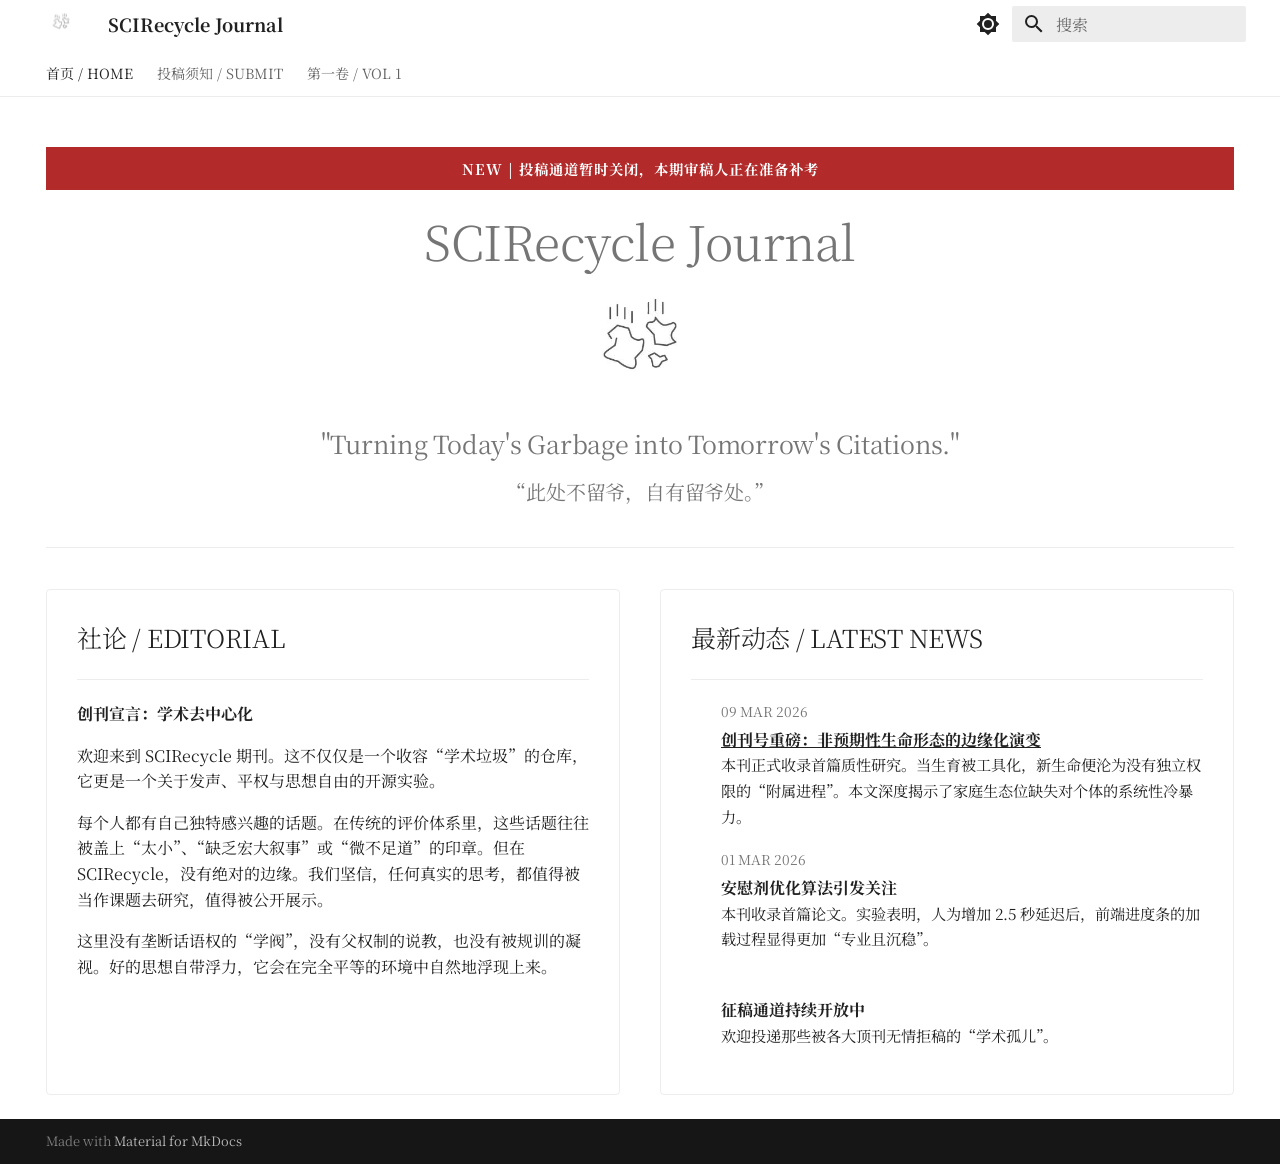
<file: site/index.html>
<!doctype html>
<html lang="zh" class="no-js">
  <head>
    
      <meta charset="utf-8">
      <meta name="viewport" content="width=device-width,initial-scale=1">
      
        <meta name="description" content="Turning Today's Garbage into Tomorrow's Citations.">
      
      
        <meta name="author" content="SCIRecycle Editorial Board">
      
      
      
      
        <link rel="next" href="submit/">
      
      
        
      
      
      <link rel="icon" href="assets/logo.png">
      <meta name="generator" content="mkdocs-1.6.1, mkdocs-material-9.7.4">
    
    
      
        <title>SCIRecycle Journal</title>
      
    
    
      <link rel="stylesheet" href="assets/stylesheets/main.484c7ddc.min.css">
      
        
        <link rel="stylesheet" href="assets/stylesheets/palette.ab4e12ef.min.css">
      
      


    
    
      
    
    
      
        
        
        <link rel="preconnect" href="https://fonts.gstatic.com" crossorigin>
        <link rel="stylesheet" href="https://fonts.googleapis.com/css?family=Noto+Serif+SC:300,300i,400,400i,700,700i%7CFira+Code:400,400i,700,700i&display=fallback">
        <style>:root{--md-text-font:"Noto Serif SC";--md-code-font:"Fira Code"}</style>
      
    
    
    <script>__md_scope=new URL(".",location),__md_hash=e=>[...e].reduce(((e,_)=>(e<<5)-e+_.charCodeAt(0)),0),__md_get=(e,_=localStorage,t=__md_scope)=>JSON.parse(_.getItem(t.pathname+"."+e)),__md_set=(e,_,t=localStorage,a=__md_scope)=>{try{t.setItem(a.pathname+"."+e,JSON.stringify(_))}catch(e){}}</script>
    
      

    
    
  </head>
  
  
    
    
      
    
    
    
    
    <body dir="ltr" data-md-color-scheme="default" data-md-color-primary="white" data-md-color-accent="black">
  
    
    <input class="md-toggle" data-md-toggle="drawer" type="checkbox" id="__drawer" autocomplete="off">
    <input class="md-toggle" data-md-toggle="search" type="checkbox" id="__search" autocomplete="off">
    <label class="md-overlay" for="__drawer"></label>
    <div data-md-component="skip">
      
    </div>
    <div data-md-component="announce">
      
    </div>
    
    
      

<header class="md-header" data-md-component="header">
  <nav class="md-header__inner md-grid" aria-label="页眉">
    <a href="." title="SCIRecycle Journal" class="md-header__button md-logo" aria-label="SCIRecycle Journal" data-md-component="logo">
      
  <img src="assets/logo.png" alt="logo">

    </a>
    <label class="md-header__button md-icon" for="__drawer">
      
      <svg xmlns="http://www.w3.org/2000/svg" viewBox="0 0 24 24"><path d="M3 6h18v2H3zm0 5h18v2H3zm0 5h18v2H3z"/></svg>
    </label>
    <div class="md-header__title" data-md-component="header-title">
      <div class="md-header__ellipsis">
        <div class="md-header__topic">
          <span class="md-ellipsis">
            SCIRecycle Journal
          </span>
        </div>
        <div class="md-header__topic" data-md-component="header-topic">
          <span class="md-ellipsis">
            
              首页 / HOME
            
          </span>
        </div>
      </div>
    </div>
    
      
        <form class="md-header__option" data-md-component="palette">
  
    
    
    
    <input class="md-option" data-md-color-media="(prefers-color-scheme: light)" data-md-color-scheme="default" data-md-color-primary="white" data-md-color-accent="black"  aria-label="切换到深色模式"  type="radio" name="__palette" id="__palette_0">
    
      <label class="md-header__button md-icon" title="切换到深色模式" for="__palette_1" hidden>
        <svg xmlns="http://www.w3.org/2000/svg" viewBox="0 0 24 24"><path d="M12 8a4 4 0 0 0-4 4 4 4 0 0 0 4 4 4 4 0 0 0 4-4 4 4 0 0 0-4-4m0 10a6 6 0 0 1-6-6 6 6 0 0 1 6-6 6 6 0 0 1 6 6 6 6 0 0 1-6 6m8-9.31V4h-4.69L12 .69 8.69 4H4v4.69L.69 12 4 15.31V20h4.69L12 23.31 15.31 20H20v-4.69L23.31 12z"/></svg>
      </label>
    
  
    
    
    
    <input class="md-option" data-md-color-media="(prefers-color-scheme: dark)" data-md-color-scheme="slate" data-md-color-primary="black" data-md-color-accent="white"  aria-label="切换到浅色模式"  type="radio" name="__palette" id="__palette_1">
    
      <label class="md-header__button md-icon" title="切换到浅色模式" for="__palette_0" hidden>
        <svg xmlns="http://www.w3.org/2000/svg" viewBox="0 0 24 24"><path d="M12 18c-.89 0-1.74-.2-2.5-.55C11.56 16.5 13 14.42 13 12s-1.44-4.5-3.5-5.45C10.26 6.2 11.11 6 12 6a6 6 0 0 1 6 6 6 6 0 0 1-6 6m8-9.31V4h-4.69L12 .69 8.69 4H4v4.69L.69 12 4 15.31V20h4.69L12 23.31 15.31 20H20v-4.69L23.31 12z"/></svg>
      </label>
    
  
</form>
      
    
    
      <script>var palette=__md_get("__palette");if(palette&&palette.color){if("(prefers-color-scheme)"===palette.color.media){var media=matchMedia("(prefers-color-scheme: light)"),input=document.querySelector(media.matches?"[data-md-color-media='(prefers-color-scheme: light)']":"[data-md-color-media='(prefers-color-scheme: dark)']");palette.color.media=input.getAttribute("data-md-color-media"),palette.color.scheme=input.getAttribute("data-md-color-scheme"),palette.color.primary=input.getAttribute("data-md-color-primary"),palette.color.accent=input.getAttribute("data-md-color-accent")}for(var[key,value]of Object.entries(palette.color))document.body.setAttribute("data-md-color-"+key,value)}</script>
    
    
    
      
      
        <label class="md-header__button md-icon" for="__search">
          
          <svg xmlns="http://www.w3.org/2000/svg" viewBox="0 0 24 24"><path d="M9.5 3A6.5 6.5 0 0 1 16 9.5c0 1.61-.59 3.09-1.56 4.23l.27.27h.79l5 5-1.5 1.5-5-5v-.79l-.27-.27A6.52 6.52 0 0 1 9.5 16 6.5 6.5 0 0 1 3 9.5 6.5 6.5 0 0 1 9.5 3m0 2C7 5 5 7 5 9.5S7 14 9.5 14 14 12 14 9.5 12 5 9.5 5"/></svg>
        </label>
        <div class="md-search" data-md-component="search" role="dialog">
  <label class="md-search__overlay" for="__search"></label>
  <div class="md-search__inner" role="search">
    <form class="md-search__form" name="search">
      <input type="text" class="md-search__input" name="query" aria-label="搜索" placeholder="搜索" autocapitalize="off" autocorrect="off" autocomplete="off" spellcheck="false" data-md-component="search-query" required>
      <label class="md-search__icon md-icon" for="__search">
        
        <svg xmlns="http://www.w3.org/2000/svg" viewBox="0 0 24 24"><path d="M9.5 3A6.5 6.5 0 0 1 16 9.5c0 1.61-.59 3.09-1.56 4.23l.27.27h.79l5 5-1.5 1.5-5-5v-.79l-.27-.27A6.52 6.52 0 0 1 9.5 16 6.5 6.5 0 0 1 3 9.5 6.5 6.5 0 0 1 9.5 3m0 2C7 5 5 7 5 9.5S7 14 9.5 14 14 12 14 9.5 12 5 9.5 5"/></svg>
        
        <svg xmlns="http://www.w3.org/2000/svg" viewBox="0 0 24 24"><path d="M20 11v2H8l5.5 5.5-1.42 1.42L4.16 12l7.92-7.92L13.5 5.5 8 11z"/></svg>
      </label>
      <nav class="md-search__options" aria-label="查找">
        
        <button type="reset" class="md-search__icon md-icon" title="清空当前内容" aria-label="清空当前内容" tabindex="-1">
          
          <svg xmlns="http://www.w3.org/2000/svg" viewBox="0 0 24 24"><path d="M19 6.41 17.59 5 12 10.59 6.41 5 5 6.41 10.59 12 5 17.59 6.41 19 12 13.41 17.59 19 19 17.59 13.41 12z"/></svg>
        </button>
      </nav>
      
    </form>
    <div class="md-search__output">
      <div class="md-search__scrollwrap" tabindex="0" data-md-scrollfix>
        <div class="md-search-result" data-md-component="search-result">
          <div class="md-search-result__meta">
            正在初始化搜索引擎
          </div>
          <ol class="md-search-result__list" role="presentation"></ol>
        </div>
      </div>
    </div>
  </div>
</div>
      
    
    
  </nav>
  
</header>
    
    <div class="md-container" data-md-component="container">
      
      
        
          
            
<nav class="md-tabs" aria-label="标签" data-md-component="tabs">
  <div class="md-grid">
    <ul class="md-tabs__list">
      
        
  
  
  
    
  
  
    <li class="md-tabs__item md-tabs__item--active">
      <a href="." class="md-tabs__link">
        
  
  
    
  
  首页 / HOME

      </a>
    </li>
  

      
        
  
  
  
  
    <li class="md-tabs__item">
      <a href="submit/" class="md-tabs__link">
        
  
  
    
  
  投稿须知 / SUBMIT

      </a>
    </li>
  

      
        
  
  
  
  
    
    
      <li class="md-tabs__item">
        <a href="vol1/marginalized-evolution/" class="md-tabs__link">
          
  
  
  第一卷 / VOL 1

        </a>
      </li>
    
  

      
    </ul>
  </div>
</nav>
          
        
      
      <main class="md-main" data-md-component="main">
        <div class="md-main__inner md-grid">
          
            
              
                
              
              <div class="md-sidebar md-sidebar--primary" data-md-component="sidebar" data-md-type="navigation" hidden>
                <div class="md-sidebar__scrollwrap">
                  <div class="md-sidebar__inner">
                    


  


<nav class="md-nav md-nav--primary md-nav--lifted" aria-label="导航栏" data-md-level="0">
  <label class="md-nav__title" for="__drawer">
    <a href="." title="SCIRecycle Journal" class="md-nav__button md-logo" aria-label="SCIRecycle Journal" data-md-component="logo">
      
  <img src="assets/logo.png" alt="logo">

    </a>
    SCIRecycle Journal
  </label>
  
  <ul class="md-nav__list" data-md-scrollfix>
    
      
      
  
  
    
  
  
  
    <li class="md-nav__item md-nav__item--active">
      
      <input class="md-nav__toggle md-toggle" type="checkbox" id="__toc">
      
      
      
      <a href="." class="md-nav__link md-nav__link--active">
        
  
  
  <span class="md-ellipsis">
    
  
    首页 / HOME
  

    
  </span>
  
  

      </a>
      
    </li>
  

    
      
      
  
  
  
  
    <li class="md-nav__item">
      <a href="submit/" class="md-nav__link">
        
  
  
  <span class="md-ellipsis">
    
  
    投稿须知 / SUBMIT
  

    
  </span>
  
  

      </a>
    </li>
  

    
      
      
  
  
  
  
    
    
    
    
      
      
    
    
    <li class="md-nav__item md-nav__item--nested">
      
        
        
        <input class="md-nav__toggle md-toggle " type="checkbox" id="__nav_3" >
        
          
          <label class="md-nav__link" for="__nav_3" id="__nav_3_label" tabindex="0">
            
  
  
  <span class="md-ellipsis">
    
  
    第一卷 / VOL 1
  

    
  </span>
  
  

            <span class="md-nav__icon md-icon"></span>
          </label>
        
        <nav class="md-nav" data-md-level="1" aria-labelledby="__nav_3_label" aria-expanded="false">
          <label class="md-nav__title" for="__nav_3">
            <span class="md-nav__icon md-icon"></span>
            
  
    第一卷 / VOL 1
  

          </label>
          <ul class="md-nav__list" data-md-scrollfix>
            
              
                
  
  
  
  
    <li class="md-nav__item">
      <a href="vol1/marginalized-evolution/" class="md-nav__link">
        
  
  
  <span class="md-ellipsis">
    
  
    边缘化演变研究
  

    
  </span>
  
  

      </a>
    </li>
  

              
            
          </ul>
        </nav>
      
    </li>
  

    
  </ul>
</nav>
                  </div>
                </div>
              </div>
            
            
              
                
              
              <div class="md-sidebar md-sidebar--secondary" data-md-component="sidebar" data-md-type="toc" hidden>
                <div class="md-sidebar__scrollwrap">
                  <div class="md-sidebar__inner">
                    

<nav class="md-nav md-nav--secondary" aria-label="目录">
  
  
  
  
</nav>
                  </div>
                </div>
              </div>
            
          
          
            <div class="md-content" data-md-component="content">
              
              <article class="md-content__inner md-typeset">
                
                  
  




<div style="background-color: #b32a2a; color: white; text-align: center; padding: 10px; font-size: 0.9em; font-weight: bold; letter-spacing: 1px; margin-bottom: 20px;">
  NEW | 投稿通道暂时关闭，本期审稿人正在准备补考
</div>

<h1 align="center" style="font-family: 'Noto Serif SC', serif; font-size: 3em; margin-bottom: 0;">SCIRecycle Journal</h1>

<div align="center">

<img src="assets/logo.png" width="140" style="margin-top: 20px; margin-bottom: 15px; opacity: 0.9;">

<h2 style="margin-top: 0; color: var(--md-default-fg-color--light); font-weight: normal;">"Turning Today's Garbage into Tomorrow's Citations."</h2>
<h3 style="margin-top: 5px; color: var(--md-default-fg-color--light); font-weight: normal;">“此处不留爷，自有留爷处。”</h3>

</div>

<hr style="margin-top: 40px; margin-bottom: 40px; border: 0; border-top: 1px solid var(--md-default-fg-color--lightest);">

<div style="display: flex; flex-wrap: wrap; gap: 40px; justify-content: center; max-width: 1200px; margin-top: 20px;">

  <div style="flex: 1; min-width: 300px; padding: 30px; border-radius: 4px; border: 1px solid var(--md-default-fg-color--lightest);">
    <h2 style="margin-top: 0; margin-bottom: 10px; font-family: 'Noto Serif SC', serif;">社论 / EDITORIAL</h2>
    <hr style="border: 0; border-top: 1px solid var(--md-default-fg-color--lightest); margin-bottom: 20px;">

    <p><strong>创刊宣言：学术去中心化</strong></p>
    <p>欢迎来到 SCIRecycle 期刊。这不仅仅是一个收容“学术垃圾”的仓库，它更是一个关于发声、平权与思想自由的开源实验。</p>
    <p>每个人都有自己独特感兴趣的话题。在传统的评价体系里，这些话题往往被盖上“太小”、“缺乏宏大叙事”或“微不足道”的印章。但在 SCIRecycle，没有绝对的边缘。我们坚信，任何真实的思考，都值得被当作课题去研究，值得被公开展示。</p>
    <p>这里没有垄断话语权的“学阀”，没有父权制的说教，也没有被规训的凝视。好的思想自带浮力，它会在完全平等的环境中自然地浮现上来。</p>
  </div>

  <div style="flex: 1; min-width: 300px; padding: 30px; border-radius: 4px; border: 1px solid var(--md-default-fg-color--lightest);">
    <h2 style="margin-top: 0; margin-bottom: 10px; font-family: 'Noto Serif SC', serif;">最新动态 / LATEST NEWS</h2>
    <hr style="border: 0; border-top: 1px solid var(--md-default-fg-color--lightest); margin-bottom: 20px;">

    <ul style="padding-left: 0; list-style-type: none;">
      <li style="margin-bottom: 20px;">
        <div style="font-size: 0.85em; color: var(--md-default-fg-color--light); margin-bottom: 4px;">09 MAR 2026</div>
        <strong><a href="vol1/marginalized-evolution/" style="color: inherit; text-decoration: underline;">创刊号重磅：非预期性生命形态的边缘化演变</a></strong><br>
        <span style="font-size: 0.95em;">本刊正式收录首篇质性研究。当生育被工具化，新生命便沦为没有独立权限的“附属进程”。本文深度揭示了家庭生态位缺失对个体的系统性冷暴力。</span>
      </li>
      <li style="margin-bottom: 20px;">
        <div style="font-size: 0.85em; color: var(--md-default-fg-color--light); margin-bottom: 4px;">01 MAR 2026</div>
        <strong>安慰剂优化算法引发关注</strong><br>
        <span style="font-size: 0.95em;">本刊收录首篇论文。实验表明，人为增加 2.5 秒延迟后，前端进度条的加载过程显得更加“专业且沉稳”。</span>
      </li>
      <li>
        <br>
        <strong>征稿通道持续开放中</strong><br>
        <span style="font-size: 0.95em;">欢迎投递那些被各大顶刊无情拒稿的“学术孤儿”。</span>
      </li>
    </ul>
  </div>

</div>







  
  




  



                
              </article>
            </div>
          
          
<script>var target=document.getElementById(location.hash.slice(1));target&&target.name&&(target.checked=target.name.startsWith("__tabbed_"))</script>
        </div>
        
          <button type="button" class="md-top md-icon" data-md-component="top" hidden>
  
  <svg xmlns="http://www.w3.org/2000/svg" viewBox="0 0 24 24"><path d="M13 20h-2V8l-5.5 5.5-1.42-1.42L12 4.16l7.92 7.92-1.42 1.42L13 8z"/></svg>
  回到页面顶部
</button>
        
      </main>
      
        <footer class="md-footer">
  
  <div class="md-footer-meta md-typeset">
    <div class="md-footer-meta__inner md-grid">
      <div class="md-copyright">
  
  
    Made with
    <a href="https://squidfunk.github.io/mkdocs-material/" target="_blank" rel="noopener">
      Material for MkDocs
    </a>
  
</div>
      
    </div>
  </div>
</footer>
      
    </div>
    <div class="md-dialog" data-md-component="dialog">
      <div class="md-dialog__inner md-typeset"></div>
    </div>
    
    
    
      
      
      <script id="__config" type="application/json">{"annotate": null, "base": ".", "features": ["navigation.tabs", "navigation.top", "header.autohide"], "search": "assets/javascripts/workers/search.2c215733.min.js", "tags": null, "translations": {"clipboard.copied": "\u5df2\u590d\u5236", "clipboard.copy": "\u590d\u5236", "search.result.more.one": "\u5728\u8be5\u9875\u4e0a\u8fd8\u6709 1 \u4e2a\u7b26\u5408\u6761\u4ef6\u7684\u7ed3\u679c", "search.result.more.other": "\u5728\u8be5\u9875\u4e0a\u8fd8\u6709 # \u4e2a\u7b26\u5408\u6761\u4ef6\u7684\u7ed3\u679c", "search.result.none": "\u6ca1\u6709\u627e\u5230\u7b26\u5408\u6761\u4ef6\u7684\u7ed3\u679c", "search.result.one": "\u627e\u5230 1 \u4e2a\u7b26\u5408\u6761\u4ef6\u7684\u7ed3\u679c", "search.result.other": "# \u4e2a\u7b26\u5408\u6761\u4ef6\u7684\u7ed3\u679c", "search.result.placeholder": "\u952e\u5165\u4ee5\u5f00\u59cb\u641c\u7d22", "search.result.term.missing": "\u7f3a\u5c11", "select.version": "\u9009\u62e9\u5f53\u524d\u7248\u672c"}, "version": null}</script>
    
    
      <script src="assets/javascripts/bundle.79ae519e.min.js"></script>
      
    
  </body>
</html>
</file>
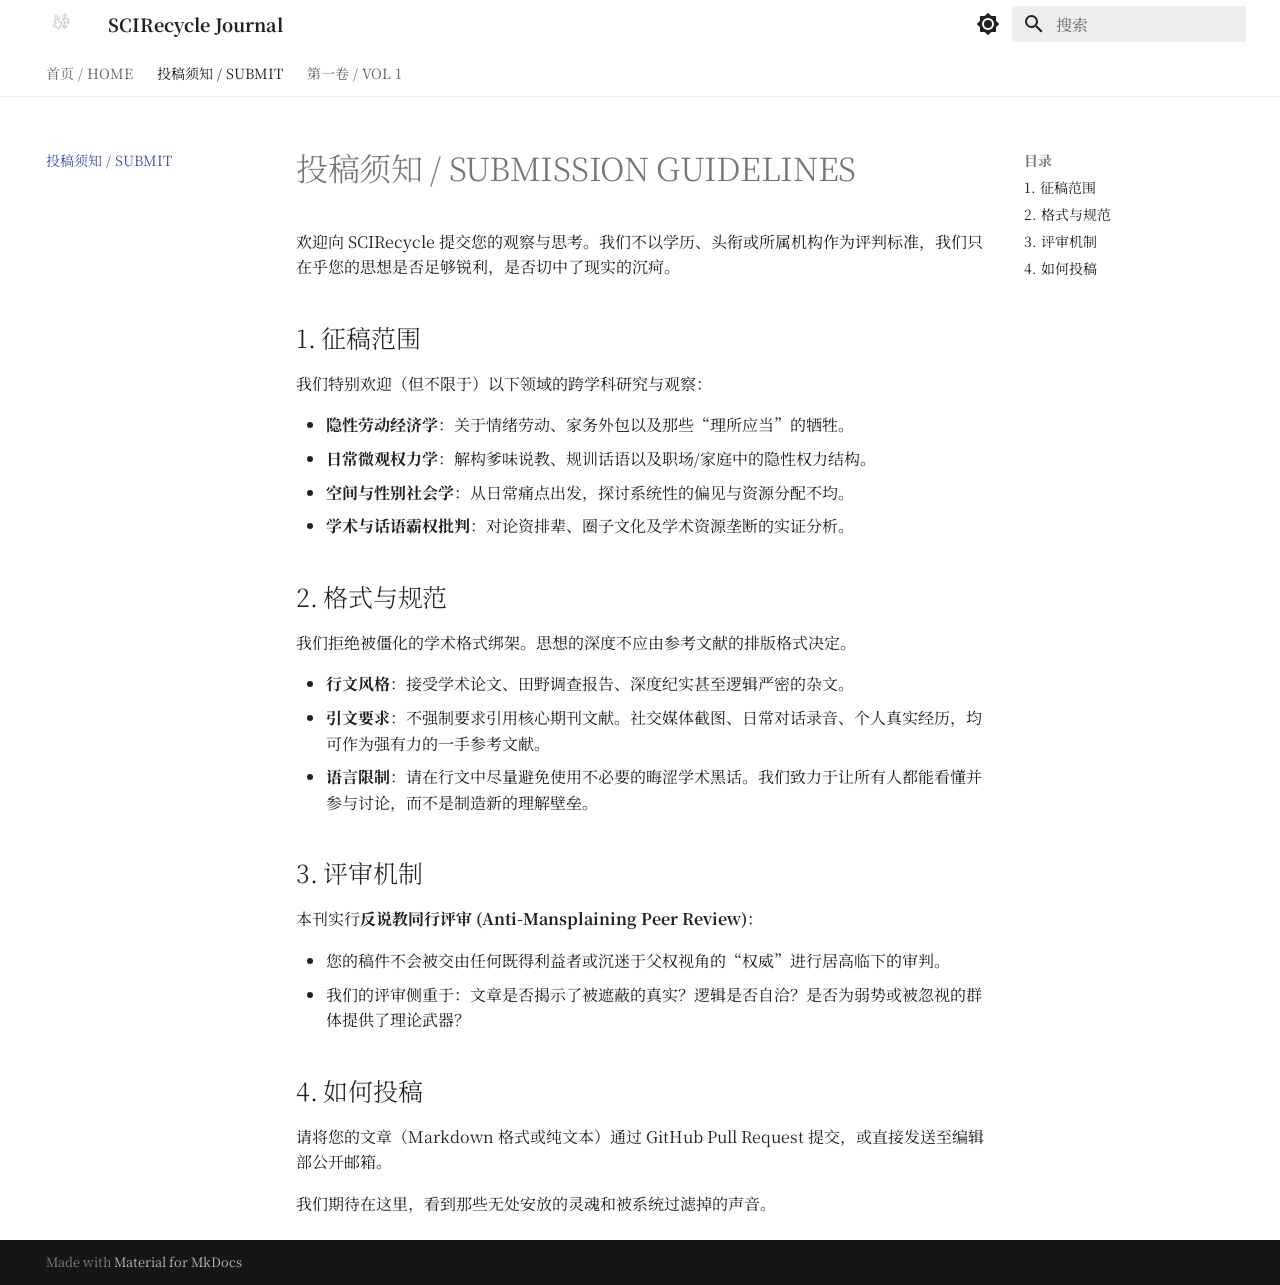
<file: site/submit/index.html>
<!doctype html>
<html lang="zh" class="no-js">
  <head>
    
      <meta charset="utf-8">
      <meta name="viewport" content="width=device-width,initial-scale=1">
      
        <meta name="description" content="Turning Today's Garbage into Tomorrow's Citations.">
      
      
        <meta name="author" content="SCIRecycle Editorial Board">
      
      
      
        <link rel="prev" href="..">
      
      
        <link rel="next" href="../vol1/marginalized-evolution/">
      
      
        
      
      
      <link rel="icon" href="../assets/logo.png">
      <meta name="generator" content="mkdocs-1.6.1, mkdocs-material-9.7.4">
    
    
      
        <title>投稿须知 / SUBMIT - SCIRecycle Journal</title>
      
    
    
      <link rel="stylesheet" href="../assets/stylesheets/main.484c7ddc.min.css">
      
        
        <link rel="stylesheet" href="../assets/stylesheets/palette.ab4e12ef.min.css">
      
      


    
    
      
    
    
      
        
        
        <link rel="preconnect" href="https://fonts.gstatic.com" crossorigin>
        <link rel="stylesheet" href="https://fonts.googleapis.com/css?family=Noto+Serif+SC:300,300i,400,400i,700,700i%7CFira+Code:400,400i,700,700i&display=fallback">
        <style>:root{--md-text-font:"Noto Serif SC";--md-code-font:"Fira Code"}</style>
      
    
    
    <script>__md_scope=new URL("..",location),__md_hash=e=>[...e].reduce(((e,_)=>(e<<5)-e+_.charCodeAt(0)),0),__md_get=(e,_=localStorage,t=__md_scope)=>JSON.parse(_.getItem(t.pathname+"."+e)),__md_set=(e,_,t=localStorage,a=__md_scope)=>{try{t.setItem(a.pathname+"."+e,JSON.stringify(_))}catch(e){}}</script>
    
      

    
    
  </head>
  
  
    
    
      
    
    
    
    
    <body dir="ltr" data-md-color-scheme="default" data-md-color-primary="white" data-md-color-accent="black">
  
    
    <input class="md-toggle" data-md-toggle="drawer" type="checkbox" id="__drawer" autocomplete="off">
    <input class="md-toggle" data-md-toggle="search" type="checkbox" id="__search" autocomplete="off">
    <label class="md-overlay" for="__drawer"></label>
    <div data-md-component="skip">
      
        
        <a href="#submission-guidelines" class="md-skip">
          跳转至
        </a>
      
    </div>
    <div data-md-component="announce">
      
    </div>
    
    
      

<header class="md-header" data-md-component="header">
  <nav class="md-header__inner md-grid" aria-label="页眉">
    <a href=".." title="SCIRecycle Journal" class="md-header__button md-logo" aria-label="SCIRecycle Journal" data-md-component="logo">
      
  <img src="../assets/logo.png" alt="logo">

    </a>
    <label class="md-header__button md-icon" for="__drawer">
      
      <svg xmlns="http://www.w3.org/2000/svg" viewBox="0 0 24 24"><path d="M3 6h18v2H3zm0 5h18v2H3zm0 5h18v2H3z"/></svg>
    </label>
    <div class="md-header__title" data-md-component="header-title">
      <div class="md-header__ellipsis">
        <div class="md-header__topic">
          <span class="md-ellipsis">
            SCIRecycle Journal
          </span>
        </div>
        <div class="md-header__topic" data-md-component="header-topic">
          <span class="md-ellipsis">
            
              投稿须知 / SUBMIT
            
          </span>
        </div>
      </div>
    </div>
    
      
        <form class="md-header__option" data-md-component="palette">
  
    
    
    
    <input class="md-option" data-md-color-media="(prefers-color-scheme: light)" data-md-color-scheme="default" data-md-color-primary="white" data-md-color-accent="black"  aria-label="切换到深色模式"  type="radio" name="__palette" id="__palette_0">
    
      <label class="md-header__button md-icon" title="切换到深色模式" for="__palette_1" hidden>
        <svg xmlns="http://www.w3.org/2000/svg" viewBox="0 0 24 24"><path d="M12 8a4 4 0 0 0-4 4 4 4 0 0 0 4 4 4 4 0 0 0 4-4 4 4 0 0 0-4-4m0 10a6 6 0 0 1-6-6 6 6 0 0 1 6-6 6 6 0 0 1 6 6 6 6 0 0 1-6 6m8-9.31V4h-4.69L12 .69 8.69 4H4v4.69L.69 12 4 15.31V20h4.69L12 23.31 15.31 20H20v-4.69L23.31 12z"/></svg>
      </label>
    
  
    
    
    
    <input class="md-option" data-md-color-media="(prefers-color-scheme: dark)" data-md-color-scheme="slate" data-md-color-primary="black" data-md-color-accent="white"  aria-label="切换到浅色模式"  type="radio" name="__palette" id="__palette_1">
    
      <label class="md-header__button md-icon" title="切换到浅色模式" for="__palette_0" hidden>
        <svg xmlns="http://www.w3.org/2000/svg" viewBox="0 0 24 24"><path d="M12 18c-.89 0-1.74-.2-2.5-.55C11.56 16.5 13 14.42 13 12s-1.44-4.5-3.5-5.45C10.26 6.2 11.11 6 12 6a6 6 0 0 1 6 6 6 6 0 0 1-6 6m8-9.31V4h-4.69L12 .69 8.69 4H4v4.69L.69 12 4 15.31V20h4.69L12 23.31 15.31 20H20v-4.69L23.31 12z"/></svg>
      </label>
    
  
</form>
      
    
    
      <script>var palette=__md_get("__palette");if(palette&&palette.color){if("(prefers-color-scheme)"===palette.color.media){var media=matchMedia("(prefers-color-scheme: light)"),input=document.querySelector(media.matches?"[data-md-color-media='(prefers-color-scheme: light)']":"[data-md-color-media='(prefers-color-scheme: dark)']");palette.color.media=input.getAttribute("data-md-color-media"),palette.color.scheme=input.getAttribute("data-md-color-scheme"),palette.color.primary=input.getAttribute("data-md-color-primary"),palette.color.accent=input.getAttribute("data-md-color-accent")}for(var[key,value]of Object.entries(palette.color))document.body.setAttribute("data-md-color-"+key,value)}</script>
    
    
    
      
      
        <label class="md-header__button md-icon" for="__search">
          
          <svg xmlns="http://www.w3.org/2000/svg" viewBox="0 0 24 24"><path d="M9.5 3A6.5 6.5 0 0 1 16 9.5c0 1.61-.59 3.09-1.56 4.23l.27.27h.79l5 5-1.5 1.5-5-5v-.79l-.27-.27A6.52 6.52 0 0 1 9.5 16 6.5 6.5 0 0 1 3 9.5 6.5 6.5 0 0 1 9.5 3m0 2C7 5 5 7 5 9.5S7 14 9.5 14 14 12 14 9.5 12 5 9.5 5"/></svg>
        </label>
        <div class="md-search" data-md-component="search" role="dialog">
  <label class="md-search__overlay" for="__search"></label>
  <div class="md-search__inner" role="search">
    <form class="md-search__form" name="search">
      <input type="text" class="md-search__input" name="query" aria-label="搜索" placeholder="搜索" autocapitalize="off" autocorrect="off" autocomplete="off" spellcheck="false" data-md-component="search-query" required>
      <label class="md-search__icon md-icon" for="__search">
        
        <svg xmlns="http://www.w3.org/2000/svg" viewBox="0 0 24 24"><path d="M9.5 3A6.5 6.5 0 0 1 16 9.5c0 1.61-.59 3.09-1.56 4.23l.27.27h.79l5 5-1.5 1.5-5-5v-.79l-.27-.27A6.52 6.52 0 0 1 9.5 16 6.5 6.5 0 0 1 3 9.5 6.5 6.5 0 0 1 9.5 3m0 2C7 5 5 7 5 9.5S7 14 9.5 14 14 12 14 9.5 12 5 9.5 5"/></svg>
        
        <svg xmlns="http://www.w3.org/2000/svg" viewBox="0 0 24 24"><path d="M20 11v2H8l5.5 5.5-1.42 1.42L4.16 12l7.92-7.92L13.5 5.5 8 11z"/></svg>
      </label>
      <nav class="md-search__options" aria-label="查找">
        
        <button type="reset" class="md-search__icon md-icon" title="清空当前内容" aria-label="清空当前内容" tabindex="-1">
          
          <svg xmlns="http://www.w3.org/2000/svg" viewBox="0 0 24 24"><path d="M19 6.41 17.59 5 12 10.59 6.41 5 5 6.41 10.59 12 5 17.59 6.41 19 12 13.41 17.59 19 19 17.59 13.41 12z"/></svg>
        </button>
      </nav>
      
    </form>
    <div class="md-search__output">
      <div class="md-search__scrollwrap" tabindex="0" data-md-scrollfix>
        <div class="md-search-result" data-md-component="search-result">
          <div class="md-search-result__meta">
            正在初始化搜索引擎
          </div>
          <ol class="md-search-result__list" role="presentation"></ol>
        </div>
      </div>
    </div>
  </div>
</div>
      
    
    
  </nav>
  
</header>
    
    <div class="md-container" data-md-component="container">
      
      
        
          
            
<nav class="md-tabs" aria-label="标签" data-md-component="tabs">
  <div class="md-grid">
    <ul class="md-tabs__list">
      
        
  
  
  
  
    <li class="md-tabs__item">
      <a href=".." class="md-tabs__link">
        
  
  
    
  
  首页 / HOME

      </a>
    </li>
  

      
        
  
  
  
    
  
  
    <li class="md-tabs__item md-tabs__item--active">
      <a href="./" class="md-tabs__link">
        
  
  
    
  
  投稿须知 / SUBMIT

      </a>
    </li>
  

      
        
  
  
  
  
    
    
      <li class="md-tabs__item">
        <a href="../vol1/marginalized-evolution/" class="md-tabs__link">
          
  
  
  第一卷 / VOL 1

        </a>
      </li>
    
  

      
    </ul>
  </div>
</nav>
          
        
      
      <main class="md-main" data-md-component="main">
        <div class="md-main__inner md-grid">
          
            
              
              <div class="md-sidebar md-sidebar--primary" data-md-component="sidebar" data-md-type="navigation" >
                <div class="md-sidebar__scrollwrap">
                  <div class="md-sidebar__inner">
                    


  


<nav class="md-nav md-nav--primary md-nav--lifted" aria-label="导航栏" data-md-level="0">
  <label class="md-nav__title" for="__drawer">
    <a href=".." title="SCIRecycle Journal" class="md-nav__button md-logo" aria-label="SCIRecycle Journal" data-md-component="logo">
      
  <img src="../assets/logo.png" alt="logo">

    </a>
    SCIRecycle Journal
  </label>
  
  <ul class="md-nav__list" data-md-scrollfix>
    
      
      
  
  
  
  
    <li class="md-nav__item">
      <a href=".." class="md-nav__link">
        
  
  
  <span class="md-ellipsis">
    
  
    首页 / HOME
  

    
  </span>
  
  

      </a>
    </li>
  

    
      
      
  
  
    
  
  
  
    <li class="md-nav__item md-nav__item--active">
      
      <input class="md-nav__toggle md-toggle" type="checkbox" id="__toc">
      
      
        
      
      
        <label class="md-nav__link md-nav__link--active" for="__toc">
          
  
  
  <span class="md-ellipsis">
    
  
    投稿须知 / SUBMIT
  

    
  </span>
  
  

          <span class="md-nav__icon md-icon"></span>
        </label>
      
      <a href="./" class="md-nav__link md-nav__link--active">
        
  
  
  <span class="md-ellipsis">
    
  
    投稿须知 / SUBMIT
  

    
  </span>
  
  

      </a>
      
        

<nav class="md-nav md-nav--secondary" aria-label="目录">
  
  
  
    
  
  
    <label class="md-nav__title" for="__toc">
      <span class="md-nav__icon md-icon"></span>
      目录
    </label>
    <ul class="md-nav__list" data-md-component="toc" data-md-scrollfix>
      
        <li class="md-nav__item">
  <a href="#1" class="md-nav__link">
    <span class="md-ellipsis">
      
        1. 征稿范围
      
    </span>
  </a>
  
</li>
      
        <li class="md-nav__item">
  <a href="#2" class="md-nav__link">
    <span class="md-ellipsis">
      
        2. 格式与规范
      
    </span>
  </a>
  
</li>
      
        <li class="md-nav__item">
  <a href="#3" class="md-nav__link">
    <span class="md-ellipsis">
      
        3. 评审机制
      
    </span>
  </a>
  
</li>
      
        <li class="md-nav__item">
  <a href="#4" class="md-nav__link">
    <span class="md-ellipsis">
      
        4. 如何投稿
      
    </span>
  </a>
  
</li>
      
    </ul>
  
</nav>
      
    </li>
  

    
      
      
  
  
  
  
    
    
    
    
      
      
    
    
    <li class="md-nav__item md-nav__item--nested">
      
        
        
        <input class="md-nav__toggle md-toggle " type="checkbox" id="__nav_3" >
        
          
          <label class="md-nav__link" for="__nav_3" id="__nav_3_label" tabindex="0">
            
  
  
  <span class="md-ellipsis">
    
  
    第一卷 / VOL 1
  

    
  </span>
  
  

            <span class="md-nav__icon md-icon"></span>
          </label>
        
        <nav class="md-nav" data-md-level="1" aria-labelledby="__nav_3_label" aria-expanded="false">
          <label class="md-nav__title" for="__nav_3">
            <span class="md-nav__icon md-icon"></span>
            
  
    第一卷 / VOL 1
  

          </label>
          <ul class="md-nav__list" data-md-scrollfix>
            
              
                
  
  
  
  
    <li class="md-nav__item">
      <a href="../vol1/marginalized-evolution/" class="md-nav__link">
        
  
  
  <span class="md-ellipsis">
    
  
    边缘化演变研究
  

    
  </span>
  
  

      </a>
    </li>
  

              
            
          </ul>
        </nav>
      
    </li>
  

    
  </ul>
</nav>
                  </div>
                </div>
              </div>
            
            
              
              <div class="md-sidebar md-sidebar--secondary" data-md-component="sidebar" data-md-type="toc" >
                <div class="md-sidebar__scrollwrap">
                  <div class="md-sidebar__inner">
                    

<nav class="md-nav md-nav--secondary" aria-label="目录">
  
  
  
    
  
  
    <label class="md-nav__title" for="__toc">
      <span class="md-nav__icon md-icon"></span>
      目录
    </label>
    <ul class="md-nav__list" data-md-component="toc" data-md-scrollfix>
      
        <li class="md-nav__item">
  <a href="#1" class="md-nav__link">
    <span class="md-ellipsis">
      
        1. 征稿范围
      
    </span>
  </a>
  
</li>
      
        <li class="md-nav__item">
  <a href="#2" class="md-nav__link">
    <span class="md-ellipsis">
      
        2. 格式与规范
      
    </span>
  </a>
  
</li>
      
        <li class="md-nav__item">
  <a href="#3" class="md-nav__link">
    <span class="md-ellipsis">
      
        3. 评审机制
      
    </span>
  </a>
  
</li>
      
        <li class="md-nav__item">
  <a href="#4" class="md-nav__link">
    <span class="md-ellipsis">
      
        4. 如何投稿
      
    </span>
  </a>
  
</li>
      
    </ul>
  
</nav>
                  </div>
                </div>
              </div>
            
          
          
            <div class="md-content" data-md-component="content">
              
              <article class="md-content__inner md-typeset">
                
                  



<h1 id="submission-guidelines">投稿须知 / SUBMISSION GUIDELINES</h1>
<p>欢迎向 SCIRecycle 提交您的观察与思考。我们不以学历、头衔或所属机构作为评判标准，我们只在乎您的思想是否足够锐利，是否切中了现实的沉疴。</p>
<h2 id="1">1. 征稿范围</h2>
<p>我们特别欢迎（但不限于）以下领域的跨学科研究与观察：</p>
<ul>
<li><strong>隐性劳动经济学</strong>：关于情绪劳动、家务外包以及那些“理所应当”的牺牲。</li>
<li><strong>日常微观权力学</strong>：解构爹味说教、规训话语以及职场/家庭中的隐性权力结构。</li>
<li><strong>空间与性别社会学</strong>：从日常痛点出发，探讨系统性的偏见与资源分配不均。</li>
<li><strong>学术与话语霸权批判</strong>：对论资排辈、圈子文化及学术资源垄断的实证分析。</li>
</ul>
<h2 id="2">2. 格式与规范</h2>
<p>我们拒绝被僵化的学术格式绑架。思想的深度不应由参考文献的排版格式决定。</p>
<ul>
<li><strong>行文风格</strong>：接受学术论文、田野调查报告、深度纪实甚至逻辑严密的杂文。</li>
<li><strong>引文要求</strong>：不强制要求引用核心期刊文献。社交媒体截图、日常对话录音、个人真实经历，均可作为强有力的一手参考文献。</li>
<li><strong>语言限制</strong>：请在行文中尽量避免使用不必要的晦涩学术黑话。我们致力于让所有人都能看懂并参与讨论，而不是制造新的理解壁垒。</li>
</ul>
<h2 id="3">3. 评审机制</h2>
<p>本刊实行<strong>反说教同行评审 (Anti-Mansplaining Peer Review)</strong>：</p>
<ul>
<li>您的稿件不会被交由任何既得利益者或沉迷于父权视角的“权威”进行居高临下的审判。</li>
<li>我们的评审侧重于：文章是否揭示了被遮蔽的真实？逻辑是否自洽？是否为弱势或被忽视的群体提供了理论武器？</li>
</ul>
<h2 id="4">4. 如何投稿</h2>
<p>请将您的文章（Markdown 格式或纯文本）通过 GitHub Pull Request 提交，或直接发送至编辑部公开邮箱。</p>
<p>我们期待在这里，看到那些无处安放的灵魂和被系统过滤掉的声音。</p>












                
              </article>
            </div>
          
          
<script>var target=document.getElementById(location.hash.slice(1));target&&target.name&&(target.checked=target.name.startsWith("__tabbed_"))</script>
        </div>
        
          <button type="button" class="md-top md-icon" data-md-component="top" hidden>
  
  <svg xmlns="http://www.w3.org/2000/svg" viewBox="0 0 24 24"><path d="M13 20h-2V8l-5.5 5.5-1.42-1.42L12 4.16l7.92 7.92-1.42 1.42L13 8z"/></svg>
  回到页面顶部
</button>
        
      </main>
      
        <footer class="md-footer">
  
  <div class="md-footer-meta md-typeset">
    <div class="md-footer-meta__inner md-grid">
      <div class="md-copyright">
  
  
    Made with
    <a href="https://squidfunk.github.io/mkdocs-material/" target="_blank" rel="noopener">
      Material for MkDocs
    </a>
  
</div>
      
    </div>
  </div>
</footer>
      
    </div>
    <div class="md-dialog" data-md-component="dialog">
      <div class="md-dialog__inner md-typeset"></div>
    </div>
    
    
    
      
      
      <script id="__config" type="application/json">{"annotate": null, "base": "..", "features": ["navigation.tabs", "navigation.top", "header.autohide"], "search": "../assets/javascripts/workers/search.2c215733.min.js", "tags": null, "translations": {"clipboard.copied": "\u5df2\u590d\u5236", "clipboard.copy": "\u590d\u5236", "search.result.more.one": "\u5728\u8be5\u9875\u4e0a\u8fd8\u6709 1 \u4e2a\u7b26\u5408\u6761\u4ef6\u7684\u7ed3\u679c", "search.result.more.other": "\u5728\u8be5\u9875\u4e0a\u8fd8\u6709 # \u4e2a\u7b26\u5408\u6761\u4ef6\u7684\u7ed3\u679c", "search.result.none": "\u6ca1\u6709\u627e\u5230\u7b26\u5408\u6761\u4ef6\u7684\u7ed3\u679c", "search.result.one": "\u627e\u5230 1 \u4e2a\u7b26\u5408\u6761\u4ef6\u7684\u7ed3\u679c", "search.result.other": "# \u4e2a\u7b26\u5408\u6761\u4ef6\u7684\u7ed3\u679c", "search.result.placeholder": "\u952e\u5165\u4ee5\u5f00\u59cb\u641c\u7d22", "search.result.term.missing": "\u7f3a\u5c11", "select.version": "\u9009\u62e9\u5f53\u524d\u7248\u672c"}, "version": null}</script>
    
    
      <script src="../assets/javascripts/bundle.79ae519e.min.js"></script>
      
    
  </body>
</html>
</file>
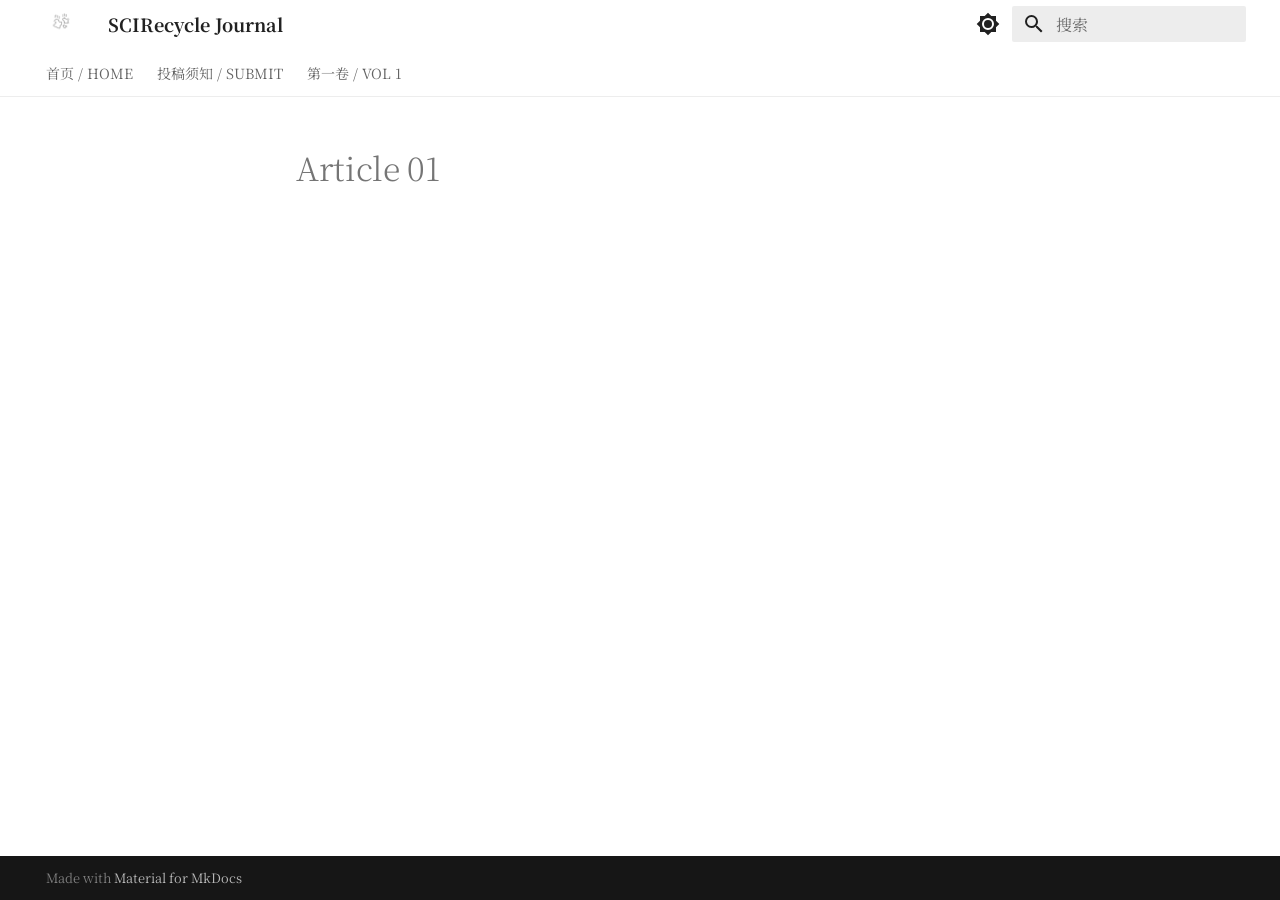
<file: site/vol1/article-01/index.html>
<!doctype html>
<html lang="zh" class="no-js">
  <head>
    
      <meta charset="utf-8">
      <meta name="viewport" content="width=device-width,initial-scale=1">
      
        <meta name="description" content="Turning Today's Garbage into Tomorrow's Citations.">
      
      
        <meta name="author" content="SCIRecycle Editorial Board">
      
      
      
      
      
        
      
      
      <link rel="icon" href="../../assets/logo.png">
      <meta name="generator" content="mkdocs-1.6.1, mkdocs-material-9.7.4">
    
    
      
        <title>Article 01 - SCIRecycle Journal</title>
      
    
    
      <link rel="stylesheet" href="../../assets/stylesheets/main.484c7ddc.min.css">
      
        
        <link rel="stylesheet" href="../../assets/stylesheets/palette.ab4e12ef.min.css">
      
      


    
    
      
    
    
      
        
        
        <link rel="preconnect" href="https://fonts.gstatic.com" crossorigin>
        <link rel="stylesheet" href="https://fonts.googleapis.com/css?family=Noto+Serif+SC:300,300i,400,400i,700,700i%7CFira+Code:400,400i,700,700i&display=fallback">
        <style>:root{--md-text-font:"Noto Serif SC";--md-code-font:"Fira Code"}</style>
      
    
    
    <script>__md_scope=new URL("../..",location),__md_hash=e=>[...e].reduce(((e,_)=>(e<<5)-e+_.charCodeAt(0)),0),__md_get=(e,_=localStorage,t=__md_scope)=>JSON.parse(_.getItem(t.pathname+"."+e)),__md_set=(e,_,t=localStorage,a=__md_scope)=>{try{t.setItem(a.pathname+"."+e,JSON.stringify(_))}catch(e){}}</script>
    
      

    
    
  </head>
  
  
    
    
      
    
    
    
    
    <body dir="ltr" data-md-color-scheme="default" data-md-color-primary="white" data-md-color-accent="black">
  
    
    <input class="md-toggle" data-md-toggle="drawer" type="checkbox" id="__drawer" autocomplete="off">
    <input class="md-toggle" data-md-toggle="search" type="checkbox" id="__search" autocomplete="off">
    <label class="md-overlay" for="__drawer"></label>
    <div data-md-component="skip">
      
    </div>
    <div data-md-component="announce">
      
    </div>
    
    
      

<header class="md-header" data-md-component="header">
  <nav class="md-header__inner md-grid" aria-label="页眉">
    <a href="../.." title="SCIRecycle Journal" class="md-header__button md-logo" aria-label="SCIRecycle Journal" data-md-component="logo">
      
  <img src="../../assets/logo.png" alt="logo">

    </a>
    <label class="md-header__button md-icon" for="__drawer">
      
      <svg xmlns="http://www.w3.org/2000/svg" viewBox="0 0 24 24"><path d="M3 6h18v2H3zm0 5h18v2H3zm0 5h18v2H3z"/></svg>
    </label>
    <div class="md-header__title" data-md-component="header-title">
      <div class="md-header__ellipsis">
        <div class="md-header__topic">
          <span class="md-ellipsis">
            SCIRecycle Journal
          </span>
        </div>
        <div class="md-header__topic" data-md-component="header-topic">
          <span class="md-ellipsis">
            
              Article 01
            
          </span>
        </div>
      </div>
    </div>
    
      
        <form class="md-header__option" data-md-component="palette">
  
    
    
    
    <input class="md-option" data-md-color-media="(prefers-color-scheme: light)" data-md-color-scheme="default" data-md-color-primary="white" data-md-color-accent="black"  aria-label="切换到深色模式"  type="radio" name="__palette" id="__palette_0">
    
      <label class="md-header__button md-icon" title="切换到深色模式" for="__palette_1" hidden>
        <svg xmlns="http://www.w3.org/2000/svg" viewBox="0 0 24 24"><path d="M12 8a4 4 0 0 0-4 4 4 4 0 0 0 4 4 4 4 0 0 0 4-4 4 4 0 0 0-4-4m0 10a6 6 0 0 1-6-6 6 6 0 0 1 6-6 6 6 0 0 1 6 6 6 6 0 0 1-6 6m8-9.31V4h-4.69L12 .69 8.69 4H4v4.69L.69 12 4 15.31V20h4.69L12 23.31 15.31 20H20v-4.69L23.31 12z"/></svg>
      </label>
    
  
    
    
    
    <input class="md-option" data-md-color-media="(prefers-color-scheme: dark)" data-md-color-scheme="slate" data-md-color-primary="black" data-md-color-accent="white"  aria-label="切换到浅色模式"  type="radio" name="__palette" id="__palette_1">
    
      <label class="md-header__button md-icon" title="切换到浅色模式" for="__palette_0" hidden>
        <svg xmlns="http://www.w3.org/2000/svg" viewBox="0 0 24 24"><path d="M12 18c-.89 0-1.74-.2-2.5-.55C11.56 16.5 13 14.42 13 12s-1.44-4.5-3.5-5.45C10.26 6.2 11.11 6 12 6a6 6 0 0 1 6 6 6 6 0 0 1-6 6m8-9.31V4h-4.69L12 .69 8.69 4H4v4.69L.69 12 4 15.31V20h4.69L12 23.31 15.31 20H20v-4.69L23.31 12z"/></svg>
      </label>
    
  
</form>
      
    
    
      <script>var palette=__md_get("__palette");if(palette&&palette.color){if("(prefers-color-scheme)"===palette.color.media){var media=matchMedia("(prefers-color-scheme: light)"),input=document.querySelector(media.matches?"[data-md-color-media='(prefers-color-scheme: light)']":"[data-md-color-media='(prefers-color-scheme: dark)']");palette.color.media=input.getAttribute("data-md-color-media"),palette.color.scheme=input.getAttribute("data-md-color-scheme"),palette.color.primary=input.getAttribute("data-md-color-primary"),palette.color.accent=input.getAttribute("data-md-color-accent")}for(var[key,value]of Object.entries(palette.color))document.body.setAttribute("data-md-color-"+key,value)}</script>
    
    
    
      
      
        <label class="md-header__button md-icon" for="__search">
          
          <svg xmlns="http://www.w3.org/2000/svg" viewBox="0 0 24 24"><path d="M9.5 3A6.5 6.5 0 0 1 16 9.5c0 1.61-.59 3.09-1.56 4.23l.27.27h.79l5 5-1.5 1.5-5-5v-.79l-.27-.27A6.52 6.52 0 0 1 9.5 16 6.5 6.5 0 0 1 3 9.5 6.5 6.5 0 0 1 9.5 3m0 2C7 5 5 7 5 9.5S7 14 9.5 14 14 12 14 9.5 12 5 9.5 5"/></svg>
        </label>
        <div class="md-search" data-md-component="search" role="dialog">
  <label class="md-search__overlay" for="__search"></label>
  <div class="md-search__inner" role="search">
    <form class="md-search__form" name="search">
      <input type="text" class="md-search__input" name="query" aria-label="搜索" placeholder="搜索" autocapitalize="off" autocorrect="off" autocomplete="off" spellcheck="false" data-md-component="search-query" required>
      <label class="md-search__icon md-icon" for="__search">
        
        <svg xmlns="http://www.w3.org/2000/svg" viewBox="0 0 24 24"><path d="M9.5 3A6.5 6.5 0 0 1 16 9.5c0 1.61-.59 3.09-1.56 4.23l.27.27h.79l5 5-1.5 1.5-5-5v-.79l-.27-.27A6.52 6.52 0 0 1 9.5 16 6.5 6.5 0 0 1 3 9.5 6.5 6.5 0 0 1 9.5 3m0 2C7 5 5 7 5 9.5S7 14 9.5 14 14 12 14 9.5 12 5 9.5 5"/></svg>
        
        <svg xmlns="http://www.w3.org/2000/svg" viewBox="0 0 24 24"><path d="M20 11v2H8l5.5 5.5-1.42 1.42L4.16 12l7.92-7.92L13.5 5.5 8 11z"/></svg>
      </label>
      <nav class="md-search__options" aria-label="查找">
        
        <button type="reset" class="md-search__icon md-icon" title="清空当前内容" aria-label="清空当前内容" tabindex="-1">
          
          <svg xmlns="http://www.w3.org/2000/svg" viewBox="0 0 24 24"><path d="M19 6.41 17.59 5 12 10.59 6.41 5 5 6.41 10.59 12 5 17.59 6.41 19 12 13.41 17.59 19 19 17.59 13.41 12z"/></svg>
        </button>
      </nav>
      
    </form>
    <div class="md-search__output">
      <div class="md-search__scrollwrap" tabindex="0" data-md-scrollfix>
        <div class="md-search-result" data-md-component="search-result">
          <div class="md-search-result__meta">
            正在初始化搜索引擎
          </div>
          <ol class="md-search-result__list" role="presentation"></ol>
        </div>
      </div>
    </div>
  </div>
</div>
      
    
    
  </nav>
  
</header>
    
    <div class="md-container" data-md-component="container">
      
      
        
          
            
<nav class="md-tabs" aria-label="标签" data-md-component="tabs">
  <div class="md-grid">
    <ul class="md-tabs__list">
      
        
  
  
  
  
    <li class="md-tabs__item">
      <a href="../.." class="md-tabs__link">
        
  
  
    
  
  首页 / HOME

      </a>
    </li>
  

      
        
  
  
  
  
    <li class="md-tabs__item">
      <a href="../../submit/" class="md-tabs__link">
        
  
  
    
  
  投稿须知 / SUBMIT

      </a>
    </li>
  

      
        
  
  
  
  
    
    
      <li class="md-tabs__item">
        <a href="../marginalized-evolution/" class="md-tabs__link">
          
  
  
  第一卷 / VOL 1

        </a>
      </li>
    
  

      
    </ul>
  </div>
</nav>
          
        
      
      <main class="md-main" data-md-component="main">
        <div class="md-main__inner md-grid">
          
            
              
              <div class="md-sidebar md-sidebar--primary" data-md-component="sidebar" data-md-type="navigation" >
                <div class="md-sidebar__scrollwrap">
                  <div class="md-sidebar__inner">
                    


  


<nav class="md-nav md-nav--primary md-nav--lifted" aria-label="导航栏" data-md-level="0">
  <label class="md-nav__title" for="__drawer">
    <a href="../.." title="SCIRecycle Journal" class="md-nav__button md-logo" aria-label="SCIRecycle Journal" data-md-component="logo">
      
  <img src="../../assets/logo.png" alt="logo">

    </a>
    SCIRecycle Journal
  </label>
  
  <ul class="md-nav__list" data-md-scrollfix>
    
      
      
  
  
  
  
    <li class="md-nav__item">
      <a href="../.." class="md-nav__link">
        
  
  
  <span class="md-ellipsis">
    
  
    首页 / HOME
  

    
  </span>
  
  

      </a>
    </li>
  

    
      
      
  
  
  
  
    <li class="md-nav__item">
      <a href="../../submit/" class="md-nav__link">
        
  
  
  <span class="md-ellipsis">
    
  
    投稿须知 / SUBMIT
  

    
  </span>
  
  

      </a>
    </li>
  

    
      
      
  
  
  
  
    
    
    
    
      
      
    
    
    <li class="md-nav__item md-nav__item--nested">
      
        
        
        <input class="md-nav__toggle md-toggle " type="checkbox" id="__nav_3" >
        
          
          <label class="md-nav__link" for="__nav_3" id="__nav_3_label" tabindex="0">
            
  
  
  <span class="md-ellipsis">
    
  
    第一卷 / VOL 1
  

    
  </span>
  
  

            <span class="md-nav__icon md-icon"></span>
          </label>
        
        <nav class="md-nav" data-md-level="1" aria-labelledby="__nav_3_label" aria-expanded="false">
          <label class="md-nav__title" for="__nav_3">
            <span class="md-nav__icon md-icon"></span>
            
  
    第一卷 / VOL 1
  

          </label>
          <ul class="md-nav__list" data-md-scrollfix>
            
              
                
  
  
  
  
    <li class="md-nav__item">
      <a href="../marginalized-evolution/" class="md-nav__link">
        
  
  
  <span class="md-ellipsis">
    
  
    边缘化演变研究
  

    
  </span>
  
  

      </a>
    </li>
  

              
            
          </ul>
        </nav>
      
    </li>
  

    
  </ul>
</nav>
                  </div>
                </div>
              </div>
            
            
              
              <div class="md-sidebar md-sidebar--secondary" data-md-component="sidebar" data-md-type="toc" >
                <div class="md-sidebar__scrollwrap">
                  <div class="md-sidebar__inner">
                    

<nav class="md-nav md-nav--secondary" aria-label="目录">
  
  
  
  
</nav>
                  </div>
                </div>
              </div>
            
          
          
            <div class="md-content" data-md-component="content">
              
              <article class="md-content__inner md-typeset">
                
                  



  <h1>Article 01</h1>














                
              </article>
            </div>
          
          
<script>var target=document.getElementById(location.hash.slice(1));target&&target.name&&(target.checked=target.name.startsWith("__tabbed_"))</script>
        </div>
        
          <button type="button" class="md-top md-icon" data-md-component="top" hidden>
  
  <svg xmlns="http://www.w3.org/2000/svg" viewBox="0 0 24 24"><path d="M13 20h-2V8l-5.5 5.5-1.42-1.42L12 4.16l7.92 7.92-1.42 1.42L13 8z"/></svg>
  回到页面顶部
</button>
        
      </main>
      
        <footer class="md-footer">
  
  <div class="md-footer-meta md-typeset">
    <div class="md-footer-meta__inner md-grid">
      <div class="md-copyright">
  
  
    Made with
    <a href="https://squidfunk.github.io/mkdocs-material/" target="_blank" rel="noopener">
      Material for MkDocs
    </a>
  
</div>
      
    </div>
  </div>
</footer>
      
    </div>
    <div class="md-dialog" data-md-component="dialog">
      <div class="md-dialog__inner md-typeset"></div>
    </div>
    
    
    
      
      
      <script id="__config" type="application/json">{"annotate": null, "base": "../..", "features": ["navigation.tabs", "navigation.top", "header.autohide"], "search": "../../assets/javascripts/workers/search.2c215733.min.js", "tags": null, "translations": {"clipboard.copied": "\u5df2\u590d\u5236", "clipboard.copy": "\u590d\u5236", "search.result.more.one": "\u5728\u8be5\u9875\u4e0a\u8fd8\u6709 1 \u4e2a\u7b26\u5408\u6761\u4ef6\u7684\u7ed3\u679c", "search.result.more.other": "\u5728\u8be5\u9875\u4e0a\u8fd8\u6709 # \u4e2a\u7b26\u5408\u6761\u4ef6\u7684\u7ed3\u679c", "search.result.none": "\u6ca1\u6709\u627e\u5230\u7b26\u5408\u6761\u4ef6\u7684\u7ed3\u679c", "search.result.one": "\u627e\u5230 1 \u4e2a\u7b26\u5408\u6761\u4ef6\u7684\u7ed3\u679c", "search.result.other": "# \u4e2a\u7b26\u5408\u6761\u4ef6\u7684\u7ed3\u679c", "search.result.placeholder": "\u952e\u5165\u4ee5\u5f00\u59cb\u641c\u7d22", "search.result.term.missing": "\u7f3a\u5c11", "select.version": "\u9009\u62e9\u5f53\u524d\u7248\u672c"}, "version": null}</script>
    
    
      <script src="../../assets/javascripts/bundle.79ae519e.min.js"></script>
      
    
  </body>
</html>
</file>
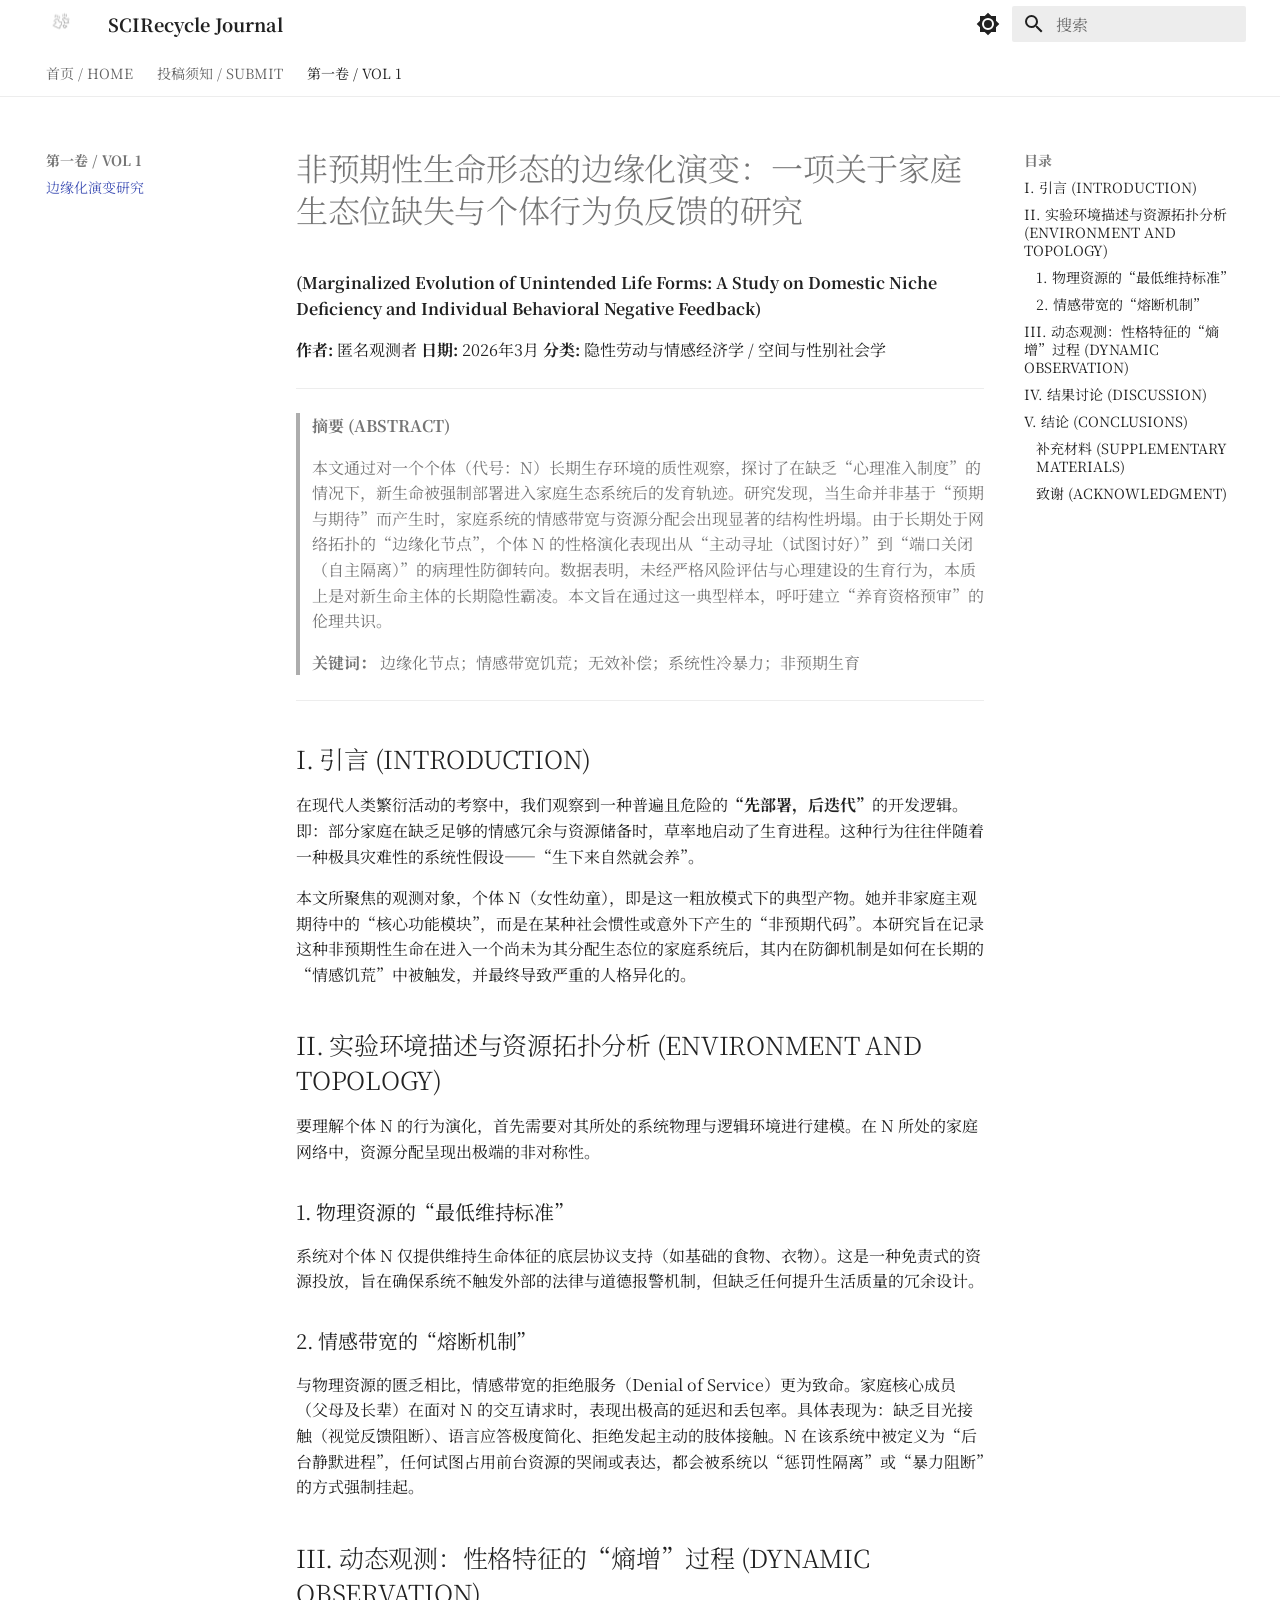
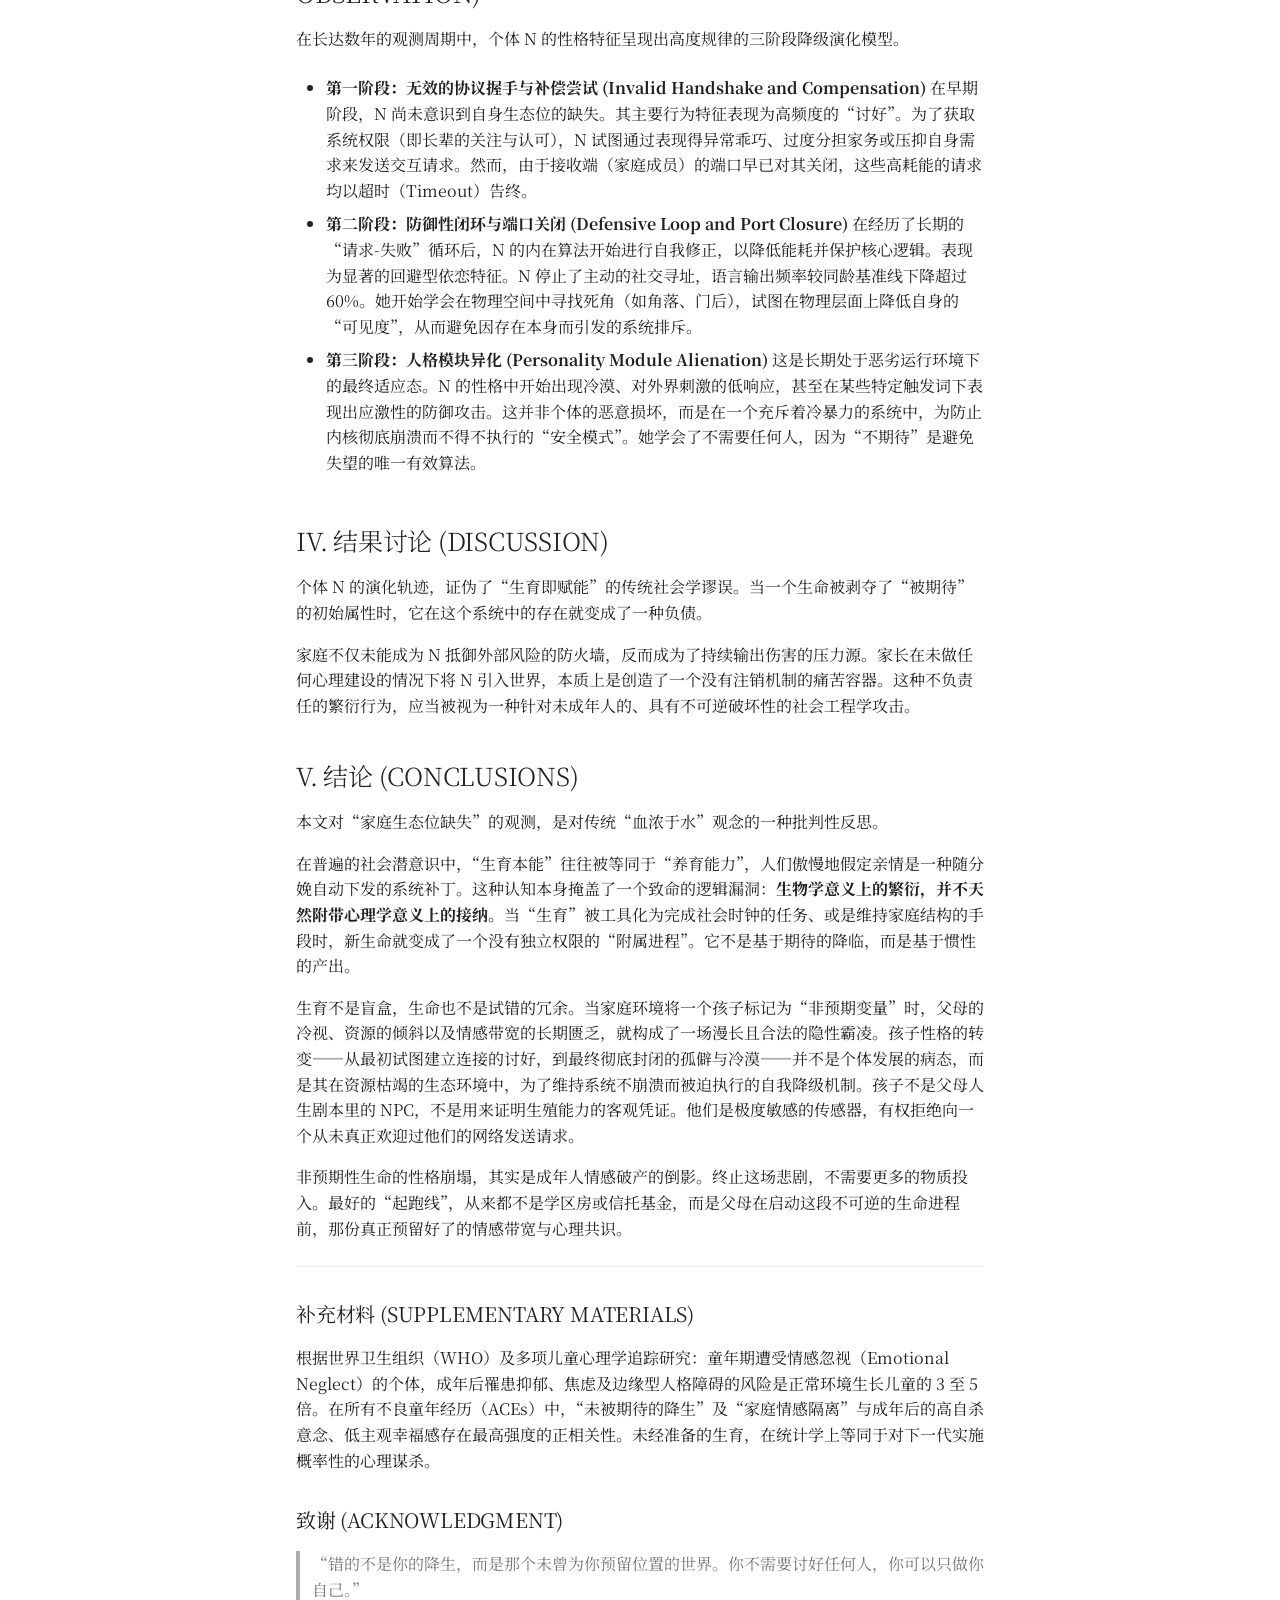
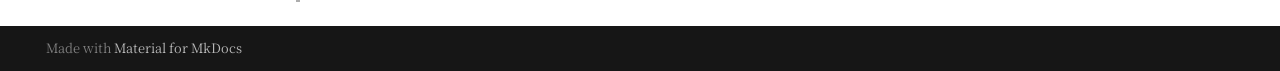
<file: site/vol1/marginalized-evolution/index.html>
<!doctype html>
<html lang="zh" class="no-js">
  <head>
    
      <meta charset="utf-8">
      <meta name="viewport" content="width=device-width,initial-scale=1">
      
        <meta name="description" content="Turning Today's Garbage into Tomorrow's Citations.">
      
      
        <meta name="author" content="SCIRecycle Editorial Board">
      
      
      
        <link rel="prev" href="../../submit/">
      
      
      
        
      
      
      <link rel="icon" href="../../assets/logo.png">
      <meta name="generator" content="mkdocs-1.6.1, mkdocs-material-9.7.4">
    
    
      
        <title>边缘化演变研究 - SCIRecycle Journal</title>
      
    
    
      <link rel="stylesheet" href="../../assets/stylesheets/main.484c7ddc.min.css">
      
        
        <link rel="stylesheet" href="../../assets/stylesheets/palette.ab4e12ef.min.css">
      
      


    
    
      
    
    
      
        
        
        <link rel="preconnect" href="https://fonts.gstatic.com" crossorigin>
        <link rel="stylesheet" href="https://fonts.googleapis.com/css?family=Noto+Serif+SC:300,300i,400,400i,700,700i%7CFira+Code:400,400i,700,700i&display=fallback">
        <style>:root{--md-text-font:"Noto Serif SC";--md-code-font:"Fira Code"}</style>
      
    
    
    <script>__md_scope=new URL("../..",location),__md_hash=e=>[...e].reduce(((e,_)=>(e<<5)-e+_.charCodeAt(0)),0),__md_get=(e,_=localStorage,t=__md_scope)=>JSON.parse(_.getItem(t.pathname+"."+e)),__md_set=(e,_,t=localStorage,a=__md_scope)=>{try{t.setItem(a.pathname+"."+e,JSON.stringify(_))}catch(e){}}</script>
    
      

    
    
  </head>
  
  
    
    
      
    
    
    
    
    <body dir="ltr" data-md-color-scheme="default" data-md-color-primary="white" data-md-color-accent="black">
  
    
    <input class="md-toggle" data-md-toggle="drawer" type="checkbox" id="__drawer" autocomplete="off">
    <input class="md-toggle" data-md-toggle="search" type="checkbox" id="__search" autocomplete="off">
    <label class="md-overlay" for="__drawer"></label>
    <div data-md-component="skip">
      
        
        <a href="#_1" class="md-skip">
          跳转至
        </a>
      
    </div>
    <div data-md-component="announce">
      
    </div>
    
    
      

<header class="md-header" data-md-component="header">
  <nav class="md-header__inner md-grid" aria-label="页眉">
    <a href="../.." title="SCIRecycle Journal" class="md-header__button md-logo" aria-label="SCIRecycle Journal" data-md-component="logo">
      
  <img src="../../assets/logo.png" alt="logo">

    </a>
    <label class="md-header__button md-icon" for="__drawer">
      
      <svg xmlns="http://www.w3.org/2000/svg" viewBox="0 0 24 24"><path d="M3 6h18v2H3zm0 5h18v2H3zm0 5h18v2H3z"/></svg>
    </label>
    <div class="md-header__title" data-md-component="header-title">
      <div class="md-header__ellipsis">
        <div class="md-header__topic">
          <span class="md-ellipsis">
            SCIRecycle Journal
          </span>
        </div>
        <div class="md-header__topic" data-md-component="header-topic">
          <span class="md-ellipsis">
            
              边缘化演变研究
            
          </span>
        </div>
      </div>
    </div>
    
      
        <form class="md-header__option" data-md-component="palette">
  
    
    
    
    <input class="md-option" data-md-color-media="(prefers-color-scheme: light)" data-md-color-scheme="default" data-md-color-primary="white" data-md-color-accent="black"  aria-label="切换到深色模式"  type="radio" name="__palette" id="__palette_0">
    
      <label class="md-header__button md-icon" title="切换到深色模式" for="__palette_1" hidden>
        <svg xmlns="http://www.w3.org/2000/svg" viewBox="0 0 24 24"><path d="M12 8a4 4 0 0 0-4 4 4 4 0 0 0 4 4 4 4 0 0 0 4-4 4 4 0 0 0-4-4m0 10a6 6 0 0 1-6-6 6 6 0 0 1 6-6 6 6 0 0 1 6 6 6 6 0 0 1-6 6m8-9.31V4h-4.69L12 .69 8.69 4H4v4.69L.69 12 4 15.31V20h4.69L12 23.31 15.31 20H20v-4.69L23.31 12z"/></svg>
      </label>
    
  
    
    
    
    <input class="md-option" data-md-color-media="(prefers-color-scheme: dark)" data-md-color-scheme="slate" data-md-color-primary="black" data-md-color-accent="white"  aria-label="切换到浅色模式"  type="radio" name="__palette" id="__palette_1">
    
      <label class="md-header__button md-icon" title="切换到浅色模式" for="__palette_0" hidden>
        <svg xmlns="http://www.w3.org/2000/svg" viewBox="0 0 24 24"><path d="M12 18c-.89 0-1.74-.2-2.5-.55C11.56 16.5 13 14.42 13 12s-1.44-4.5-3.5-5.45C10.26 6.2 11.11 6 12 6a6 6 0 0 1 6 6 6 6 0 0 1-6 6m8-9.31V4h-4.69L12 .69 8.69 4H4v4.69L.69 12 4 15.31V20h4.69L12 23.31 15.31 20H20v-4.69L23.31 12z"/></svg>
      </label>
    
  
</form>
      
    
    
      <script>var palette=__md_get("__palette");if(palette&&palette.color){if("(prefers-color-scheme)"===palette.color.media){var media=matchMedia("(prefers-color-scheme: light)"),input=document.querySelector(media.matches?"[data-md-color-media='(prefers-color-scheme: light)']":"[data-md-color-media='(prefers-color-scheme: dark)']");palette.color.media=input.getAttribute("data-md-color-media"),palette.color.scheme=input.getAttribute("data-md-color-scheme"),palette.color.primary=input.getAttribute("data-md-color-primary"),palette.color.accent=input.getAttribute("data-md-color-accent")}for(var[key,value]of Object.entries(palette.color))document.body.setAttribute("data-md-color-"+key,value)}</script>
    
    
    
      
      
        <label class="md-header__button md-icon" for="__search">
          
          <svg xmlns="http://www.w3.org/2000/svg" viewBox="0 0 24 24"><path d="M9.5 3A6.5 6.5 0 0 1 16 9.5c0 1.61-.59 3.09-1.56 4.23l.27.27h.79l5 5-1.5 1.5-5-5v-.79l-.27-.27A6.52 6.52 0 0 1 9.5 16 6.5 6.5 0 0 1 3 9.5 6.5 6.5 0 0 1 9.5 3m0 2C7 5 5 7 5 9.5S7 14 9.5 14 14 12 14 9.5 12 5 9.5 5"/></svg>
        </label>
        <div class="md-search" data-md-component="search" role="dialog">
  <label class="md-search__overlay" for="__search"></label>
  <div class="md-search__inner" role="search">
    <form class="md-search__form" name="search">
      <input type="text" class="md-search__input" name="query" aria-label="搜索" placeholder="搜索" autocapitalize="off" autocorrect="off" autocomplete="off" spellcheck="false" data-md-component="search-query" required>
      <label class="md-search__icon md-icon" for="__search">
        
        <svg xmlns="http://www.w3.org/2000/svg" viewBox="0 0 24 24"><path d="M9.5 3A6.5 6.5 0 0 1 16 9.5c0 1.61-.59 3.09-1.56 4.23l.27.27h.79l5 5-1.5 1.5-5-5v-.79l-.27-.27A6.52 6.52 0 0 1 9.5 16 6.5 6.5 0 0 1 3 9.5 6.5 6.5 0 0 1 9.5 3m0 2C7 5 5 7 5 9.5S7 14 9.5 14 14 12 14 9.5 12 5 9.5 5"/></svg>
        
        <svg xmlns="http://www.w3.org/2000/svg" viewBox="0 0 24 24"><path d="M20 11v2H8l5.5 5.5-1.42 1.42L4.16 12l7.92-7.92L13.5 5.5 8 11z"/></svg>
      </label>
      <nav class="md-search__options" aria-label="查找">
        
        <button type="reset" class="md-search__icon md-icon" title="清空当前内容" aria-label="清空当前内容" tabindex="-1">
          
          <svg xmlns="http://www.w3.org/2000/svg" viewBox="0 0 24 24"><path d="M19 6.41 17.59 5 12 10.59 6.41 5 5 6.41 10.59 12 5 17.59 6.41 19 12 13.41 17.59 19 19 17.59 13.41 12z"/></svg>
        </button>
      </nav>
      
    </form>
    <div class="md-search__output">
      <div class="md-search__scrollwrap" tabindex="0" data-md-scrollfix>
        <div class="md-search-result" data-md-component="search-result">
          <div class="md-search-result__meta">
            正在初始化搜索引擎
          </div>
          <ol class="md-search-result__list" role="presentation"></ol>
        </div>
      </div>
    </div>
  </div>
</div>
      
    
    
  </nav>
  
</header>
    
    <div class="md-container" data-md-component="container">
      
      
        
          
            
<nav class="md-tabs" aria-label="标签" data-md-component="tabs">
  <div class="md-grid">
    <ul class="md-tabs__list">
      
        
  
  
  
  
    <li class="md-tabs__item">
      <a href="../.." class="md-tabs__link">
        
  
  
    
  
  首页 / HOME

      </a>
    </li>
  

      
        
  
  
  
  
    <li class="md-tabs__item">
      <a href="../../submit/" class="md-tabs__link">
        
  
  
    
  
  投稿须知 / SUBMIT

      </a>
    </li>
  

      
        
  
  
  
    
  
  
    
    
      <li class="md-tabs__item md-tabs__item--active">
        <a href="./" class="md-tabs__link">
          
  
  
  第一卷 / VOL 1

        </a>
      </li>
    
  

      
    </ul>
  </div>
</nav>
          
        
      
      <main class="md-main" data-md-component="main">
        <div class="md-main__inner md-grid">
          
            
              
              <div class="md-sidebar md-sidebar--primary" data-md-component="sidebar" data-md-type="navigation" >
                <div class="md-sidebar__scrollwrap">
                  <div class="md-sidebar__inner">
                    


  


<nav class="md-nav md-nav--primary md-nav--lifted" aria-label="导航栏" data-md-level="0">
  <label class="md-nav__title" for="__drawer">
    <a href="../.." title="SCIRecycle Journal" class="md-nav__button md-logo" aria-label="SCIRecycle Journal" data-md-component="logo">
      
  <img src="../../assets/logo.png" alt="logo">

    </a>
    SCIRecycle Journal
  </label>
  
  <ul class="md-nav__list" data-md-scrollfix>
    
      
      
  
  
  
  
    <li class="md-nav__item">
      <a href="../.." class="md-nav__link">
        
  
  
  <span class="md-ellipsis">
    
  
    首页 / HOME
  

    
  </span>
  
  

      </a>
    </li>
  

    
      
      
  
  
  
  
    <li class="md-nav__item">
      <a href="../../submit/" class="md-nav__link">
        
  
  
  <span class="md-ellipsis">
    
  
    投稿须知 / SUBMIT
  

    
  </span>
  
  

      </a>
    </li>
  

    
      
      
  
  
    
  
  
  
    
    
    
    
      
        
        
      
      
    
    
    <li class="md-nav__item md-nav__item--active md-nav__item--section md-nav__item--nested">
      
        
        
        <input class="md-nav__toggle md-toggle " type="checkbox" id="__nav_3" checked>
        
          
          <label class="md-nav__link" for="__nav_3" id="__nav_3_label" tabindex="">
            
  
  
  <span class="md-ellipsis">
    
  
    第一卷 / VOL 1
  

    
  </span>
  
  

            <span class="md-nav__icon md-icon"></span>
          </label>
        
        <nav class="md-nav" data-md-level="1" aria-labelledby="__nav_3_label" aria-expanded="true">
          <label class="md-nav__title" for="__nav_3">
            <span class="md-nav__icon md-icon"></span>
            
  
    第一卷 / VOL 1
  

          </label>
          <ul class="md-nav__list" data-md-scrollfix>
            
              
                
  
  
    
  
  
  
    <li class="md-nav__item md-nav__item--active">
      
      <input class="md-nav__toggle md-toggle" type="checkbox" id="__toc">
      
      
        
      
      
        <label class="md-nav__link md-nav__link--active" for="__toc">
          
  
  
  <span class="md-ellipsis">
    
  
    边缘化演变研究
  

    
  </span>
  
  

          <span class="md-nav__icon md-icon"></span>
        </label>
      
      <a href="./" class="md-nav__link md-nav__link--active">
        
  
  
  <span class="md-ellipsis">
    
  
    边缘化演变研究
  

    
  </span>
  
  

      </a>
      
        

<nav class="md-nav md-nav--secondary" aria-label="目录">
  
  
  
    
  
  
    <label class="md-nav__title" for="__toc">
      <span class="md-nav__icon md-icon"></span>
      目录
    </label>
    <ul class="md-nav__list" data-md-component="toc" data-md-scrollfix>
      
        <li class="md-nav__item">
  <a href="#i-introduction" class="md-nav__link">
    <span class="md-ellipsis">
      
        I. 引言 (INTRODUCTION)
      
    </span>
  </a>
  
</li>
      
        <li class="md-nav__item">
  <a href="#ii-environment-and-topology" class="md-nav__link">
    <span class="md-ellipsis">
      
        II. 实验环境描述与资源拓扑分析 (ENVIRONMENT AND TOPOLOGY)
      
    </span>
  </a>
  
    <nav class="md-nav" aria-label="II. 实验环境描述与资源拓扑分析 (ENVIRONMENT AND TOPOLOGY)">
      <ul class="md-nav__list">
        
          <li class="md-nav__item">
  <a href="#1" class="md-nav__link">
    <span class="md-ellipsis">
      
        1. 物理资源的“最低维持标准”
      
    </span>
  </a>
  
</li>
        
          <li class="md-nav__item">
  <a href="#2" class="md-nav__link">
    <span class="md-ellipsis">
      
        2. 情感带宽的“熔断机制”
      
    </span>
  </a>
  
</li>
        
      </ul>
    </nav>
  
</li>
      
        <li class="md-nav__item">
  <a href="#iii-dynamic-observation" class="md-nav__link">
    <span class="md-ellipsis">
      
        III. 动态观测：性格特征的“熵增”过程 (DYNAMIC OBSERVATION)
      
    </span>
  </a>
  
</li>
      
        <li class="md-nav__item">
  <a href="#iv-discussion" class="md-nav__link">
    <span class="md-ellipsis">
      
        IV. 结果讨论 (DISCUSSION)
      
    </span>
  </a>
  
</li>
      
        <li class="md-nav__item">
  <a href="#v-conclusions" class="md-nav__link">
    <span class="md-ellipsis">
      
        V. 结论 (CONCLUSIONS)
      
    </span>
  </a>
  
    <nav class="md-nav" aria-label="V. 结论 (CONCLUSIONS)">
      <ul class="md-nav__list">
        
          <li class="md-nav__item">
  <a href="#supplementary-materials" class="md-nav__link">
    <span class="md-ellipsis">
      
        补充材料 (SUPPLEMENTARY MATERIALS)
      
    </span>
  </a>
  
</li>
        
          <li class="md-nav__item">
  <a href="#acknowledgment" class="md-nav__link">
    <span class="md-ellipsis">
      
        致谢 (ACKNOWLEDGMENT)
      
    </span>
  </a>
  
</li>
        
      </ul>
    </nav>
  
</li>
      
    </ul>
  
</nav>
      
    </li>
  

              
            
          </ul>
        </nav>
      
    </li>
  

    
  </ul>
</nav>
                  </div>
                </div>
              </div>
            
            
              
              <div class="md-sidebar md-sidebar--secondary" data-md-component="sidebar" data-md-type="toc" >
                <div class="md-sidebar__scrollwrap">
                  <div class="md-sidebar__inner">
                    

<nav class="md-nav md-nav--secondary" aria-label="目录">
  
  
  
    
  
  
    <label class="md-nav__title" for="__toc">
      <span class="md-nav__icon md-icon"></span>
      目录
    </label>
    <ul class="md-nav__list" data-md-component="toc" data-md-scrollfix>
      
        <li class="md-nav__item">
  <a href="#i-introduction" class="md-nav__link">
    <span class="md-ellipsis">
      
        I. 引言 (INTRODUCTION)
      
    </span>
  </a>
  
</li>
      
        <li class="md-nav__item">
  <a href="#ii-environment-and-topology" class="md-nav__link">
    <span class="md-ellipsis">
      
        II. 实验环境描述与资源拓扑分析 (ENVIRONMENT AND TOPOLOGY)
      
    </span>
  </a>
  
    <nav class="md-nav" aria-label="II. 实验环境描述与资源拓扑分析 (ENVIRONMENT AND TOPOLOGY)">
      <ul class="md-nav__list">
        
          <li class="md-nav__item">
  <a href="#1" class="md-nav__link">
    <span class="md-ellipsis">
      
        1. 物理资源的“最低维持标准”
      
    </span>
  </a>
  
</li>
        
          <li class="md-nav__item">
  <a href="#2" class="md-nav__link">
    <span class="md-ellipsis">
      
        2. 情感带宽的“熔断机制”
      
    </span>
  </a>
  
</li>
        
      </ul>
    </nav>
  
</li>
      
        <li class="md-nav__item">
  <a href="#iii-dynamic-observation" class="md-nav__link">
    <span class="md-ellipsis">
      
        III. 动态观测：性格特征的“熵增”过程 (DYNAMIC OBSERVATION)
      
    </span>
  </a>
  
</li>
      
        <li class="md-nav__item">
  <a href="#iv-discussion" class="md-nav__link">
    <span class="md-ellipsis">
      
        IV. 结果讨论 (DISCUSSION)
      
    </span>
  </a>
  
</li>
      
        <li class="md-nav__item">
  <a href="#v-conclusions" class="md-nav__link">
    <span class="md-ellipsis">
      
        V. 结论 (CONCLUSIONS)
      
    </span>
  </a>
  
    <nav class="md-nav" aria-label="V. 结论 (CONCLUSIONS)">
      <ul class="md-nav__list">
        
          <li class="md-nav__item">
  <a href="#supplementary-materials" class="md-nav__link">
    <span class="md-ellipsis">
      
        补充材料 (SUPPLEMENTARY MATERIALS)
      
    </span>
  </a>
  
</li>
        
          <li class="md-nav__item">
  <a href="#acknowledgment" class="md-nav__link">
    <span class="md-ellipsis">
      
        致谢 (ACKNOWLEDGMENT)
      
    </span>
  </a>
  
</li>
        
      </ul>
    </nav>
  
</li>
      
    </ul>
  
</nav>
                  </div>
                </div>
              </div>
            
          
          
            <div class="md-content" data-md-component="content">
              
              <article class="md-content__inner md-typeset">
                
                  



<h1 id="_1">非预期性生命形态的边缘化演变：一项关于家庭生态位缺失与个体行为负反馈的研究</h1>
<p><strong>(Marginalized Evolution of Unintended Life Forms: A Study on Domestic Niche Deficiency and Individual Behavioral Negative Feedback)</strong></p>
<p><strong>作者:</strong> 匿名观测者
<strong>日期:</strong> 2026年3月
<strong>分类:</strong> 隐性劳动与情感经济学 / 空间与性别社会学</p>
<hr />
<blockquote>
<p><strong>摘要 (ABSTRACT)</strong></p>
<p>本文通过对一个个体（代号：N）长期生存环境的质性观察，探讨了在缺乏“心理准入制度”的情况下，新生命被强制部署进入家庭生态系统后的发育轨迹。研究发现，当生命并非基于“预期与期待”而产生时，家庭系统的情感带宽与资源分配会出现显著的结构性坍塌。由于长期处于网络拓扑的“边缘化节点”，个体 N 的性格演化表现出从“主动寻址（试图讨好）”到“端口关闭（自主隔离）”的病理性防御转向。数据表明，未经严格风险评估与心理建设的生育行为，本质上是对新生命主体的长期隐性霸凌。本文旨在通过这一典型样本，呼吁建立“养育资格预审”的伦理共识。</p>
<p><strong>关键词：</strong> 边缘化节点；情感带宽饥荒；无效补偿；系统性冷暴力；非预期生育</p>
</blockquote>
<hr />
<h2 id="i-introduction">I. 引言 (INTRODUCTION)</h2>
<p>在现代人类繁衍活动的考察中，我们观察到一种普遍且危险的<strong>“先部署，后迭代”</strong>的开发逻辑。即：部分家庭在缺乏足够的情感冗余与资源储备时，草率地启动了生育进程。这种行为往往伴随着一种极具灾难性的系统性假设——“生下来自然就会养”。</p>
<p>本文所聚焦的观测对象，个体 N（女性幼童），即是这一粗放模式下的典型产物。她并非家庭主观期待中的“核心功能模块”，而是在某种社会惯性或意外下产生的“非预期代码”。本研究旨在记录这种非预期性生命在进入一个尚未为其分配生态位的家庭系统后，其内在防御机制是如何在长期的“情感饥荒”中被触发，并最终导致严重的人格异化的。</p>
<h2 id="ii-environment-and-topology">II. 实验环境描述与资源拓扑分析 (ENVIRONMENT AND TOPOLOGY)</h2>
<p>要理解个体 N 的行为演化，首先需要对其所处的系统物理与逻辑环境进行建模。在 N 所处的家庭网络中，资源分配呈现出极端的非对称性。</p>
<h3 id="1">1. 物理资源的“最低维持标准”</h3>
<p>系统对个体 N 仅提供维持生命体征的底层协议支持（如基础的食物、衣物）。这是一种免责式的资源投放，旨在确保系统不触发外部的法律与道德报警机制，但缺乏任何提升生活质量的冗余设计。</p>
<h3 id="2">2. 情感带宽的“熔断机制”</h3>
<p>与物理资源的匮乏相比，情感带宽的拒绝服务（Denial of Service）更为致命。家庭核心成员（父母及长辈）在面对 N 的交互请求时，表现出极高的延迟和丢包率。具体表现为：缺乏目光接触（视觉反馈阻断）、语言应答极度简化、拒绝发起主动的肢体接触。N 在该系统中被定义为“后台静默进程”，任何试图占用前台资源的哭闹或表达，都会被系统以“惩罚性隔离”或“暴力阻断”的方式强制挂起。</p>
<h2 id="iii-dynamic-observation">III. 动态观测：性格特征的“熵增”过程 (DYNAMIC OBSERVATION)</h2>
<p>在长达数年的观测周期中，个体 N 的性格特征呈现出高度规律的三阶段降级演化模型。</p>
<ul>
<li>
<p><strong>第一阶段：无效的协议握手与补偿尝试 (Invalid Handshake and Compensation)</strong>
    在早期阶段，N 尚未意识到自身生态位的缺失。其主要行为特征表现为高频度的“讨好”。为了获取系统权限（即长辈的关注与认可），N 试图通过表现得异常乖巧、过度分担家务或压抑自身需求来发送交互请求。然而，由于接收端（家庭成员）的端口早已对其关闭，这些高耗能的请求均以超时（Timeout）告终。</p>
</li>
<li>
<p><strong>第二阶段：防御性闭环与端口关闭 (Defensive Loop and Port Closure)</strong>
    在经历了长期的“请求-失败”循环后，N 的内在算法开始进行自我修正，以降低能耗并保护核心逻辑。表现为显著的回避型依恋特征。N 停止了主动的社交寻址，语言输出频率较同龄基准线下降超过 60%。她开始学会在物理空间中寻找死角（如角落、门后），试图在物理层面上降低自身的“可见度”，从而避免因存在本身而引发的系统排斥。</p>
</li>
<li>
<p><strong>第三阶段：人格模块异化 (Personality Module Alienation)</strong>
    这是长期处于恶劣运行环境下的最终适应态。N 的性格中开始出现冷漠、对外界刺激的低响应，甚至在某些特定触发词下表现出应激性的防御攻击。这并非个体的恶意损坏，而是在一个充斥着冷暴力的系统中，为防止内核彻底崩溃而不得不执行的“安全模式”。她学会了不需要任何人，因为“不期待”是避免失望的唯一有效算法。</p>
</li>
</ul>
<h2 id="iv-discussion">IV. 结果讨论 (DISCUSSION)</h2>
<p>个体 N 的演化轨迹，证伪了“生育即赋能”的传统社会学谬误。当一个生命被剥夺了“被期待”的初始属性时，它在这个系统中的存在就变成了一种负债。</p>
<p>家庭不仅未能成为 N 抵御外部风险的防火墙，反而成为了持续输出伤害的压力源。家长在未做任何心理建设的情况下将 N 引入世界，本质上是创造了一个没有注销机制的痛苦容器。这种不负责任的繁衍行为，应当被视为一种针对未成年人的、具有不可逆破坏性的社会工程学攻击。</p>
<h2 id="v-conclusions">V. 结论 (CONCLUSIONS)</h2>
<p>本文对“家庭生态位缺失”的观测，是对传统“血浓于水”观念的一种批判性反思。</p>
<p>在普遍的社会潜意识中，“生育本能”往往被等同于“养育能力”，人们傲慢地假定亲情是一种随分娩自动下发的系统补丁。这种认知本身掩盖了一个致命的逻辑漏洞：<strong>生物学意义上的繁衍，并不天然附带心理学意义上的接纳。</strong>当“生育”被工具化为完成社会时钟的任务、或是维持家庭结构的手段时，新生命就变成了一个没有独立权限的“附属进程”。它不是基于期待的降临，而是基于惯性的产出。</p>
<p>生育不是盲盒，生命也不是试错的冗余。当家庭环境将一个孩子标记为“非预期变量”时，父母的冷视、资源的倾斜以及情感带宽的长期匮乏，就构成了一场漫长且合法的隐性霸凌。孩子性格的转变——从最初试图建立连接的讨好，到最终彻底封闭的孤僻与冷漠——并不是个体发展的病态，而是其在资源枯竭的生态环境中，为了维持系统不崩溃而被迫执行的自我降级机制。孩子不是父母人生剧本里的 NPC，不是用来证明生殖能力的客观凭证。他们是极度敏感的传感器，有权拒绝向一个从未真正欢迎过他们的网络发送请求。</p>
<p>非预期性生命的性格崩塌，其实是成年人情感破产的倒影。终止这场悲剧，不需要更多的物质投入。最好的“起跑线”，从来都不是学区房或信托基金，而是父母在启动这段不可逆的生命进程前，那份真正预留好了的情感带宽与心理共识。</p>
<hr />
<h3 id="supplementary-materials">补充材料 (SUPPLEMENTARY MATERIALS)</h3>
<p>根据世界卫生组织（WHO）及多项儿童心理学追踪研究：童年期遭受情感忽视（Emotional Neglect）的个体，成年后罹患抑郁、焦虑及边缘型人格障碍的风险是正常环境生长儿童的 3 至 5 倍。在所有不良童年经历（ACEs）中，“未被期待的降生”及“家庭情感隔离”与成年后的高自杀意念、低主观幸福感存在最高强度的正相关性。未经准备的生育，在统计学上等同于对下一代实施概率性的心理谋杀。</p>
<h3 id="acknowledgment">致谢 (ACKNOWLEDGMENT)</h3>
<blockquote>
<p>“错的不是你的降生，而是那个未曾为你预留位置的世界。你不需要讨好任何人，你可以只做你自己。”</p>
</blockquote>












                
              </article>
            </div>
          
          
<script>var target=document.getElementById(location.hash.slice(1));target&&target.name&&(target.checked=target.name.startsWith("__tabbed_"))</script>
        </div>
        
          <button type="button" class="md-top md-icon" data-md-component="top" hidden>
  
  <svg xmlns="http://www.w3.org/2000/svg" viewBox="0 0 24 24"><path d="M13 20h-2V8l-5.5 5.5-1.42-1.42L12 4.16l7.92 7.92-1.42 1.42L13 8z"/></svg>
  回到页面顶部
</button>
        
      </main>
      
        <footer class="md-footer">
  
  <div class="md-footer-meta md-typeset">
    <div class="md-footer-meta__inner md-grid">
      <div class="md-copyright">
  
  
    Made with
    <a href="https://squidfunk.github.io/mkdocs-material/" target="_blank" rel="noopener">
      Material for MkDocs
    </a>
  
</div>
      
    </div>
  </div>
</footer>
      
    </div>
    <div class="md-dialog" data-md-component="dialog">
      <div class="md-dialog__inner md-typeset"></div>
    </div>
    
    
    
      
      
      <script id="__config" type="application/json">{"annotate": null, "base": "../..", "features": ["navigation.tabs", "navigation.top", "header.autohide"], "search": "../../assets/javascripts/workers/search.2c215733.min.js", "tags": null, "translations": {"clipboard.copied": "\u5df2\u590d\u5236", "clipboard.copy": "\u590d\u5236", "search.result.more.one": "\u5728\u8be5\u9875\u4e0a\u8fd8\u6709 1 \u4e2a\u7b26\u5408\u6761\u4ef6\u7684\u7ed3\u679c", "search.result.more.other": "\u5728\u8be5\u9875\u4e0a\u8fd8\u6709 # \u4e2a\u7b26\u5408\u6761\u4ef6\u7684\u7ed3\u679c", "search.result.none": "\u6ca1\u6709\u627e\u5230\u7b26\u5408\u6761\u4ef6\u7684\u7ed3\u679c", "search.result.one": "\u627e\u5230 1 \u4e2a\u7b26\u5408\u6761\u4ef6\u7684\u7ed3\u679c", "search.result.other": "# \u4e2a\u7b26\u5408\u6761\u4ef6\u7684\u7ed3\u679c", "search.result.placeholder": "\u952e\u5165\u4ee5\u5f00\u59cb\u641c\u7d22", "search.result.term.missing": "\u7f3a\u5c11", "select.version": "\u9009\u62e9\u5f53\u524d\u7248\u672c"}, "version": null}</script>
    
    
      <script src="../../assets/javascripts/bundle.79ae519e.min.js"></script>
      
    
  </body>
</html>
</file>
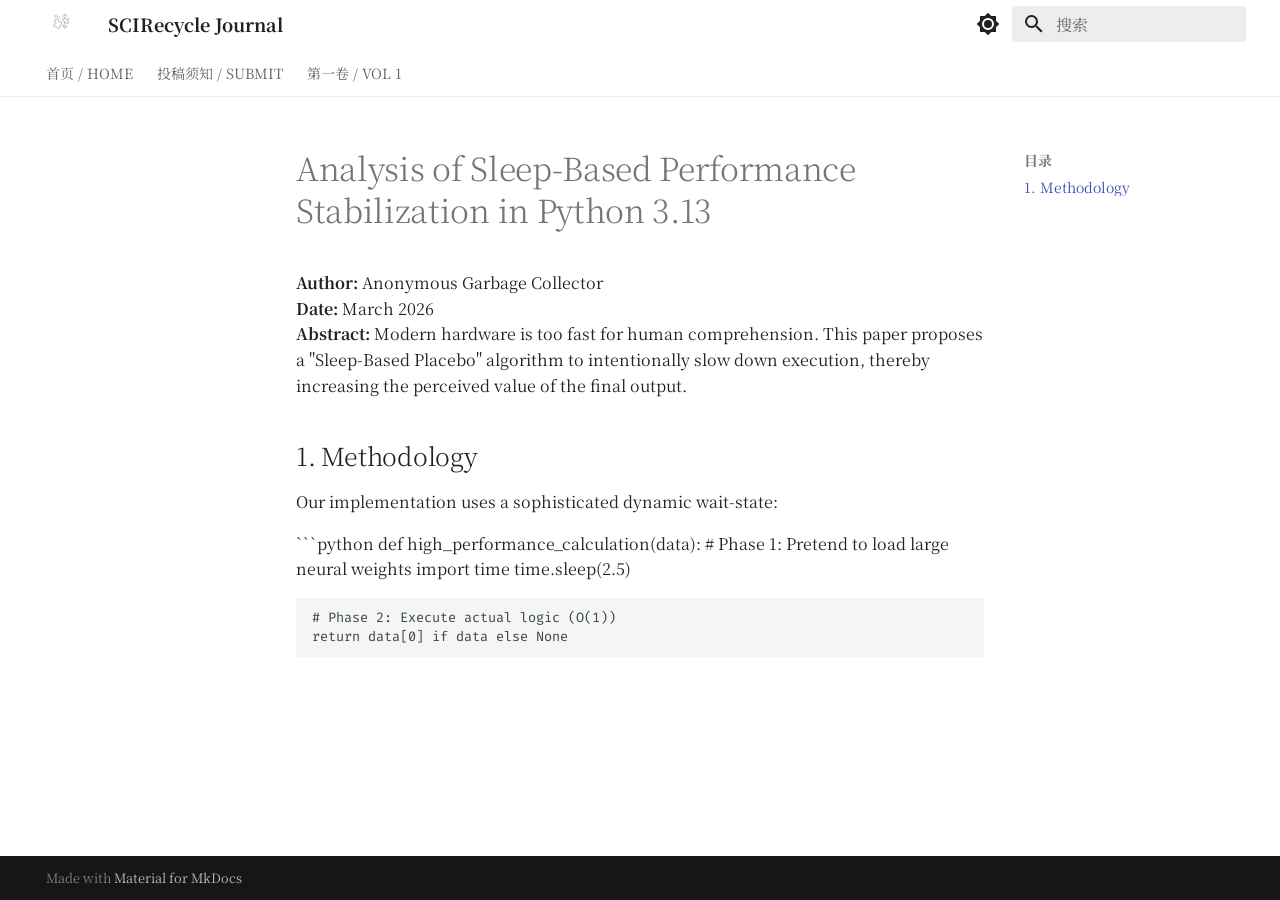
<file: site/vol1/placebo/index.html>
<!doctype html>
<html lang="zh" class="no-js">
  <head>
    
      <meta charset="utf-8">
      <meta name="viewport" content="width=device-width,initial-scale=1">
      
        <meta name="description" content="Turning Today's Garbage into Tomorrow's Citations.">
      
      
        <meta name="author" content="SCIRecycle Editorial Board">
      
      
      
      
      
        
      
      
      <link rel="icon" href="../../assets/logo.png">
      <meta name="generator" content="mkdocs-1.6.1, mkdocs-material-9.7.4">
    
    
      
        <title>Analysis of Sleep-Based Performance Stabilization in Python 3.13 - SCIRecycle Journal</title>
      
    
    
      <link rel="stylesheet" href="../../assets/stylesheets/main.484c7ddc.min.css">
      
        
        <link rel="stylesheet" href="../../assets/stylesheets/palette.ab4e12ef.min.css">
      
      


    
    
      
    
    
      
        
        
        <link rel="preconnect" href="https://fonts.gstatic.com" crossorigin>
        <link rel="stylesheet" href="https://fonts.googleapis.com/css?family=Noto+Serif+SC:300,300i,400,400i,700,700i%7CFira+Code:400,400i,700,700i&display=fallback">
        <style>:root{--md-text-font:"Noto Serif SC";--md-code-font:"Fira Code"}</style>
      
    
    
    <script>__md_scope=new URL("../..",location),__md_hash=e=>[...e].reduce(((e,_)=>(e<<5)-e+_.charCodeAt(0)),0),__md_get=(e,_=localStorage,t=__md_scope)=>JSON.parse(_.getItem(t.pathname+"."+e)),__md_set=(e,_,t=localStorage,a=__md_scope)=>{try{t.setItem(a.pathname+"."+e,JSON.stringify(_))}catch(e){}}</script>
    
      

    
    
  </head>
  
  
    
    
      
    
    
    
    
    <body dir="ltr" data-md-color-scheme="default" data-md-color-primary="white" data-md-color-accent="black">
  
    
    <input class="md-toggle" data-md-toggle="drawer" type="checkbox" id="__drawer" autocomplete="off">
    <input class="md-toggle" data-md-toggle="search" type="checkbox" id="__search" autocomplete="off">
    <label class="md-overlay" for="__drawer"></label>
    <div data-md-component="skip">
      
        
        <a href="#analysis-of-sleep-based-performance-stabilization-in-python-313" class="md-skip">
          跳转至
        </a>
      
    </div>
    <div data-md-component="announce">
      
    </div>
    
    
      

<header class="md-header" data-md-component="header">
  <nav class="md-header__inner md-grid" aria-label="页眉">
    <a href="../.." title="SCIRecycle Journal" class="md-header__button md-logo" aria-label="SCIRecycle Journal" data-md-component="logo">
      
  <img src="../../assets/logo.png" alt="logo">

    </a>
    <label class="md-header__button md-icon" for="__drawer">
      
      <svg xmlns="http://www.w3.org/2000/svg" viewBox="0 0 24 24"><path d="M3 6h18v2H3zm0 5h18v2H3zm0 5h18v2H3z"/></svg>
    </label>
    <div class="md-header__title" data-md-component="header-title">
      <div class="md-header__ellipsis">
        <div class="md-header__topic">
          <span class="md-ellipsis">
            SCIRecycle Journal
          </span>
        </div>
        <div class="md-header__topic" data-md-component="header-topic">
          <span class="md-ellipsis">
            
              Analysis of Sleep-Based Performance Stabilization in Python 3.13
            
          </span>
        </div>
      </div>
    </div>
    
      
        <form class="md-header__option" data-md-component="palette">
  
    
    
    
    <input class="md-option" data-md-color-media="(prefers-color-scheme: light)" data-md-color-scheme="default" data-md-color-primary="white" data-md-color-accent="black"  aria-label="切换到深色模式"  type="radio" name="__palette" id="__palette_0">
    
      <label class="md-header__button md-icon" title="切换到深色模式" for="__palette_1" hidden>
        <svg xmlns="http://www.w3.org/2000/svg" viewBox="0 0 24 24"><path d="M12 8a4 4 0 0 0-4 4 4 4 0 0 0 4 4 4 4 0 0 0 4-4 4 4 0 0 0-4-4m0 10a6 6 0 0 1-6-6 6 6 0 0 1 6-6 6 6 0 0 1 6 6 6 6 0 0 1-6 6m8-9.31V4h-4.69L12 .69 8.69 4H4v4.69L.69 12 4 15.31V20h4.69L12 23.31 15.31 20H20v-4.69L23.31 12z"/></svg>
      </label>
    
  
    
    
    
    <input class="md-option" data-md-color-media="(prefers-color-scheme: dark)" data-md-color-scheme="slate" data-md-color-primary="black" data-md-color-accent="white"  aria-label="切换到浅色模式"  type="radio" name="__palette" id="__palette_1">
    
      <label class="md-header__button md-icon" title="切换到浅色模式" for="__palette_0" hidden>
        <svg xmlns="http://www.w3.org/2000/svg" viewBox="0 0 24 24"><path d="M12 18c-.89 0-1.74-.2-2.5-.55C11.56 16.5 13 14.42 13 12s-1.44-4.5-3.5-5.45C10.26 6.2 11.11 6 12 6a6 6 0 0 1 6 6 6 6 0 0 1-6 6m8-9.31V4h-4.69L12 .69 8.69 4H4v4.69L.69 12 4 15.31V20h4.69L12 23.31 15.31 20H20v-4.69L23.31 12z"/></svg>
      </label>
    
  
</form>
      
    
    
      <script>var palette=__md_get("__palette");if(palette&&palette.color){if("(prefers-color-scheme)"===palette.color.media){var media=matchMedia("(prefers-color-scheme: light)"),input=document.querySelector(media.matches?"[data-md-color-media='(prefers-color-scheme: light)']":"[data-md-color-media='(prefers-color-scheme: dark)']");palette.color.media=input.getAttribute("data-md-color-media"),palette.color.scheme=input.getAttribute("data-md-color-scheme"),palette.color.primary=input.getAttribute("data-md-color-primary"),palette.color.accent=input.getAttribute("data-md-color-accent")}for(var[key,value]of Object.entries(palette.color))document.body.setAttribute("data-md-color-"+key,value)}</script>
    
    
    
      
      
        <label class="md-header__button md-icon" for="__search">
          
          <svg xmlns="http://www.w3.org/2000/svg" viewBox="0 0 24 24"><path d="M9.5 3A6.5 6.5 0 0 1 16 9.5c0 1.61-.59 3.09-1.56 4.23l.27.27h.79l5 5-1.5 1.5-5-5v-.79l-.27-.27A6.52 6.52 0 0 1 9.5 16 6.5 6.5 0 0 1 3 9.5 6.5 6.5 0 0 1 9.5 3m0 2C7 5 5 7 5 9.5S7 14 9.5 14 14 12 14 9.5 12 5 9.5 5"/></svg>
        </label>
        <div class="md-search" data-md-component="search" role="dialog">
  <label class="md-search__overlay" for="__search"></label>
  <div class="md-search__inner" role="search">
    <form class="md-search__form" name="search">
      <input type="text" class="md-search__input" name="query" aria-label="搜索" placeholder="搜索" autocapitalize="off" autocorrect="off" autocomplete="off" spellcheck="false" data-md-component="search-query" required>
      <label class="md-search__icon md-icon" for="__search">
        
        <svg xmlns="http://www.w3.org/2000/svg" viewBox="0 0 24 24"><path d="M9.5 3A6.5 6.5 0 0 1 16 9.5c0 1.61-.59 3.09-1.56 4.23l.27.27h.79l5 5-1.5 1.5-5-5v-.79l-.27-.27A6.52 6.52 0 0 1 9.5 16 6.5 6.5 0 0 1 3 9.5 6.5 6.5 0 0 1 9.5 3m0 2C7 5 5 7 5 9.5S7 14 9.5 14 14 12 14 9.5 12 5 9.5 5"/></svg>
        
        <svg xmlns="http://www.w3.org/2000/svg" viewBox="0 0 24 24"><path d="M20 11v2H8l5.5 5.5-1.42 1.42L4.16 12l7.92-7.92L13.5 5.5 8 11z"/></svg>
      </label>
      <nav class="md-search__options" aria-label="查找">
        
        <button type="reset" class="md-search__icon md-icon" title="清空当前内容" aria-label="清空当前内容" tabindex="-1">
          
          <svg xmlns="http://www.w3.org/2000/svg" viewBox="0 0 24 24"><path d="M19 6.41 17.59 5 12 10.59 6.41 5 5 6.41 10.59 12 5 17.59 6.41 19 12 13.41 17.59 19 19 17.59 13.41 12z"/></svg>
        </button>
      </nav>
      
    </form>
    <div class="md-search__output">
      <div class="md-search__scrollwrap" tabindex="0" data-md-scrollfix>
        <div class="md-search-result" data-md-component="search-result">
          <div class="md-search-result__meta">
            正在初始化搜索引擎
          </div>
          <ol class="md-search-result__list" role="presentation"></ol>
        </div>
      </div>
    </div>
  </div>
</div>
      
    
    
  </nav>
  
</header>
    
    <div class="md-container" data-md-component="container">
      
      
        
          
            
<nav class="md-tabs" aria-label="标签" data-md-component="tabs">
  <div class="md-grid">
    <ul class="md-tabs__list">
      
        
  
  
  
  
    <li class="md-tabs__item">
      <a href="../.." class="md-tabs__link">
        
  
  
    
  
  首页 / HOME

      </a>
    </li>
  

      
        
  
  
  
  
    <li class="md-tabs__item">
      <a href="../../submit/" class="md-tabs__link">
        
  
  
    
  
  投稿须知 / SUBMIT

      </a>
    </li>
  

      
        
  
  
  
  
    
    
      <li class="md-tabs__item">
        <a href="../placebo." class="md-tabs__link">
          
  
  
  第一卷 / VOL 1

        </a>
      </li>
    
  

      
    </ul>
  </div>
</nav>
          
        
      
      <main class="md-main" data-md-component="main">
        <div class="md-main__inner md-grid">
          
            
              
              <div class="md-sidebar md-sidebar--primary" data-md-component="sidebar" data-md-type="navigation" >
                <div class="md-sidebar__scrollwrap">
                  <div class="md-sidebar__inner">
                    


  


<nav class="md-nav md-nav--primary md-nav--lifted" aria-label="导航栏" data-md-level="0">
  <label class="md-nav__title" for="__drawer">
    <a href="../.." title="SCIRecycle Journal" class="md-nav__button md-logo" aria-label="SCIRecycle Journal" data-md-component="logo">
      
  <img src="../../assets/logo.png" alt="logo">

    </a>
    SCIRecycle Journal
  </label>
  
  <ul class="md-nav__list" data-md-scrollfix>
    
      
      
  
  
  
  
    <li class="md-nav__item">
      <a href="../.." class="md-nav__link">
        
  
  
  <span class="md-ellipsis">
    
  
    首页 / HOME
  

    
  </span>
  
  

      </a>
    </li>
  

    
      
      
  
  
  
  
    <li class="md-nav__item">
      <a href="../../submit/" class="md-nav__link">
        
  
  
  <span class="md-ellipsis">
    
  
    投稿须知 / SUBMIT
  

    
  </span>
  
  

      </a>
    </li>
  

    
      
      
  
  
  
  
    
    
    
    
      
      
    
    
    <li class="md-nav__item md-nav__item--nested">
      
        
        
        <input class="md-nav__toggle md-toggle " type="checkbox" id="__nav_3" >
        
          
          <label class="md-nav__link" for="__nav_3" id="__nav_3_label" tabindex="0">
            
  
  
  <span class="md-ellipsis">
    
  
    第一卷 / VOL 1
  

    
  </span>
  
  

            <span class="md-nav__icon md-icon"></span>
          </label>
        
        <nav class="md-nav" data-md-level="1" aria-labelledby="__nav_3_label" aria-expanded="false">
          <label class="md-nav__title" for="__nav_3">
            <span class="md-nav__icon md-icon"></span>
            
  
    第一卷 / VOL 1
  

          </label>
          <ul class="md-nav__list" data-md-scrollfix>
            
              
                
  
  
  
  
    <li class="md-nav__item">
      <a href="../placebo." class="md-nav__link">
        
  
  
  <span class="md-ellipsis">
    
  
    安慰剂优化
  

    
  </span>
  
  

      </a>
    </li>
  

              
            
          </ul>
        </nav>
      
    </li>
  

    
  </ul>
</nav>
                  </div>
                </div>
              </div>
            
            
              
              <div class="md-sidebar md-sidebar--secondary" data-md-component="sidebar" data-md-type="toc" >
                <div class="md-sidebar__scrollwrap">
                  <div class="md-sidebar__inner">
                    

<nav class="md-nav md-nav--secondary" aria-label="目录">
  
  
  
    
  
  
    <label class="md-nav__title" for="__toc">
      <span class="md-nav__icon md-icon"></span>
      目录
    </label>
    <ul class="md-nav__list" data-md-component="toc" data-md-scrollfix>
      
        <li class="md-nav__item">
  <a href="#1-methodology" class="md-nav__link">
    <span class="md-ellipsis">
      
        1. Methodology
      
    </span>
  </a>
  
</li>
      
    </ul>
  
</nav>
                  </div>
                </div>
              </div>
            
          
          
            <div class="md-content" data-md-component="content">
              
              <article class="md-content__inner md-typeset">
                
                  



<h1 id="analysis-of-sleep-based-performance-stabilization-in-python-313">Analysis of Sleep-Based Performance Stabilization in Python 3.13</h1>
<p><strong>Author:</strong> Anonymous Garbage Collector<br />
<strong>Date:</strong> March 2026<br />
<strong>Abstract:</strong> Modern hardware is too fast for human comprehension. This paper proposes a "Sleep-Based Placebo" algorithm to intentionally slow down execution, thereby increasing the perceived value of the final output.</p>
<h2 id="1-methodology">1. Methodology</h2>
<p>Our implementation uses a sophisticated dynamic wait-state:</p>
<p>```python
def high_performance_calculation(data):
    # Phase 1: Pretend to load large neural weights
    import time
    time.sleep(2.5) </p>
<pre><code># Phase 2: Execute actual logic (O(1))
return data[0] if data else None
</code></pre>












                
              </article>
            </div>
          
          
<script>var target=document.getElementById(location.hash.slice(1));target&&target.name&&(target.checked=target.name.startsWith("__tabbed_"))</script>
        </div>
        
          <button type="button" class="md-top md-icon" data-md-component="top" hidden>
  
  <svg xmlns="http://www.w3.org/2000/svg" viewBox="0 0 24 24"><path d="M13 20h-2V8l-5.5 5.5-1.42-1.42L12 4.16l7.92 7.92-1.42 1.42L13 8z"/></svg>
  回到页面顶部
</button>
        
      </main>
      
        <footer class="md-footer">
  
  <div class="md-footer-meta md-typeset">
    <div class="md-footer-meta__inner md-grid">
      <div class="md-copyright">
  
  
    Made with
    <a href="https://squidfunk.github.io/mkdocs-material/" target="_blank" rel="noopener">
      Material for MkDocs
    </a>
  
</div>
      
    </div>
  </div>
</footer>
      
    </div>
    <div class="md-dialog" data-md-component="dialog">
      <div class="md-dialog__inner md-typeset"></div>
    </div>
    
    
    
      
      
      <script id="__config" type="application/json">{"annotate": null, "base": "../..", "features": ["navigation.tabs", "navigation.top", "header.autohide"], "search": "../../assets/javascripts/workers/search.2c215733.min.js", "tags": null, "translations": {"clipboard.copied": "\u5df2\u590d\u5236", "clipboard.copy": "\u590d\u5236", "search.result.more.one": "\u5728\u8be5\u9875\u4e0a\u8fd8\u6709 1 \u4e2a\u7b26\u5408\u6761\u4ef6\u7684\u7ed3\u679c", "search.result.more.other": "\u5728\u8be5\u9875\u4e0a\u8fd8\u6709 # \u4e2a\u7b26\u5408\u6761\u4ef6\u7684\u7ed3\u679c", "search.result.none": "\u6ca1\u6709\u627e\u5230\u7b26\u5408\u6761\u4ef6\u7684\u7ed3\u679c", "search.result.one": "\u627e\u5230 1 \u4e2a\u7b26\u5408\u6761\u4ef6\u7684\u7ed3\u679c", "search.result.other": "# \u4e2a\u7b26\u5408\u6761\u4ef6\u7684\u7ed3\u679c", "search.result.placeholder": "\u952e\u5165\u4ee5\u5f00\u59cb\u641c\u7d22", "search.result.term.missing": "\u7f3a\u5c11", "select.version": "\u9009\u62e9\u5f53\u524d\u7248\u672c"}, "version": null}</script>
    
    
      <script src="../../assets/javascripts/bundle.79ae519e.min.js"></script>
      
    
  </body>
</html>
</file>
<file: site/assets/stylesheets/main.484c7ddc.min.css>
@charset "UTF-8";html{-webkit-text-size-adjust:none;-moz-text-size-adjust:none;text-size-adjust:none;box-sizing:border-box}*,:after,:before{box-sizing:inherit}@media (prefers-reduced-motion){*,:after,:before{transition:none!important}}body{margin:0}a,button,input,label{-webkit-tap-highlight-color:transparent}a{color:inherit;text-decoration:none}hr{border:0;box-sizing:initial;display:block;height:.05rem;overflow:visible;padding:0}small{font-size:80%}sub,sup{line-height:1em}img{border-style:none}table{border-collapse:initial;border-spacing:0}td,th{font-weight:400;vertical-align:top}button{background:#0000;border:0;font-family:inherit;font-size:inherit;margin:0;padding:0}input{border:0;outline:none}:root{--md-primary-fg-color:#4051b5;--md-primary-fg-color--light:#5d6cc0;--md-primary-fg-color--dark:#303fa1;--md-primary-bg-color:#fff;--md-primary-bg-color--light:#ffffffb3;--md-accent-fg-color:#526cfe;--md-accent-fg-color--transparent:#526cfe1a;--md-accent-bg-color:#fff;--md-accent-bg-color--light:#ffffffb3}[data-md-color-scheme=default]{color-scheme:light}[data-md-color-scheme=default] img[src$="#gh-dark-mode-only"],[data-md-color-scheme=default] img[src$="#only-dark"]{display:none}:root,[data-md-color-scheme=default]{--md-hue:225deg;--md-default-fg-color:#000000de;--md-default-fg-color--light:#0000008a;--md-default-fg-color--lighter:#00000052;--md-default-fg-color--lightest:#00000012;--md-default-bg-color:#fff;--md-default-bg-color--light:#ffffffb3;--md-default-bg-color--lighter:#ffffff4d;--md-default-bg-color--lightest:#ffffff1f;--md-code-fg-color:#36464e;--md-code-bg-color:#f5f5f5;--md-code-bg-color--light:#f5f5f5b3;--md-code-bg-color--lighter:#f5f5f54d;--md-code-hl-color:#4287ff;--md-code-hl-color--light:#4287ff1a;--md-code-hl-number-color:#d52a2a;--md-code-hl-special-color:#db1457;--md-code-hl-function-color:#a846b9;--md-code-hl-constant-color:#6e59d9;--md-code-hl-keyword-color:#3f6ec6;--md-code-hl-string-color:#1c7d4d;--md-code-hl-name-color:var(--md-code-fg-color);--md-code-hl-operator-color:var(--md-default-fg-color--light);--md-code-hl-punctuation-color:var(--md-default-fg-color--light);--md-code-hl-comment-color:var(--md-default-fg-color--light);--md-code-hl-generic-color:var(--md-default-fg-color--light);--md-code-hl-variable-color:var(--md-default-fg-color--light);--md-typeset-color:var(--md-default-fg-color);--md-typeset-a-color:var(--md-primary-fg-color);--md-typeset-del-color:#f5503d26;--md-typeset-ins-color:#0bd57026;--md-typeset-kbd-color:#fafafa;--md-typeset-kbd-accent-color:#fff;--md-typeset-kbd-border-color:#b8b8b8;--md-typeset-mark-color:#ffff0080;--md-typeset-table-color:#0000001f;--md-typeset-table-color--light:rgba(0,0,0,.035);--md-admonition-fg-color:var(--md-default-fg-color);--md-admonition-bg-color:var(--md-default-bg-color);--md-warning-fg-color:#000000de;--md-warning-bg-color:#ff9;--md-footer-fg-color:#fff;--md-footer-fg-color--light:#ffffffb3;--md-footer-fg-color--lighter:#ffffff73;--md-footer-bg-color:#000000de;--md-footer-bg-color--dark:#00000052;--md-shadow-z1:0 0.2rem 0.5rem #0000000d,0 0 0.05rem #0000001a;--md-shadow-z2:0 0.2rem 0.5rem #0000001a,0 0 0.05rem #00000040;--md-shadow-z3:0 0.2rem 0.5rem #0003,0 0 0.05rem #00000059}.md-icon svg{fill:currentcolor;display:block;height:1.2rem;width:1.2rem}body{-webkit-font-smoothing:antialiased;-moz-osx-font-smoothing:grayscale;--md-text-font-family:var(--md-text-font,_),-apple-system,BlinkMacSystemFont,Helvetica,Arial,sans-serif;--md-code-font-family:var(--md-code-font,_),SFMono-Regular,Consolas,Menlo,monospace}aside,body,input{font-feature-settings:"kern","liga";color:var(--md-typeset-color);font-family:var(--md-text-font-family)}code,kbd,pre{font-feature-settings:"kern";font-family:var(--md-code-font-family)}:root{--md-typeset-table-sort-icon:url('data:image/svg+xml;charset=utf-8,<svg xmlns="http://www.w3.org/2000/svg" viewBox="0 0 24 24"><path d="m18 21-4-4h3V7h-3l4-4 4 4h-3v10h3M2 19v-2h10v2M2 13v-2h7v2M2 7V5h4v2z"/></svg>');--md-typeset-table-sort-icon--asc:url('data:image/svg+xml;charset=utf-8,<svg xmlns="http://www.w3.org/2000/svg" viewBox="0 0 24 24"><path d="M19 17h3l-4 4-4-4h3V3h2M2 17h10v2H2M6 5v2H2V5m0 6h7v2H2z"/></svg>');--md-typeset-table-sort-icon--desc:url('data:image/svg+xml;charset=utf-8,<svg xmlns="http://www.w3.org/2000/svg" viewBox="0 0 24 24"><path d="M19 7h3l-4-4-4 4h3v14h2M2 17h10v2H2M6 5v2H2V5m0 6h7v2H2z"/></svg>')}.md-typeset{-webkit-print-color-adjust:exact;color-adjust:exact;font-size:.8rem;line-height:1.6;overflow-wrap:break-word}@media print{.md-typeset{font-size:.68rem}}.md-typeset blockquote,.md-typeset dl,.md-typeset figure,.md-typeset ol,.md-typeset pre,.md-typeset ul{margin-bottom:1em;margin-top:1em}.md-typeset h1{color:var(--md-default-fg-color--light);font-size:2em;line-height:1.3;margin:0 0 1.25em}.md-typeset h1,.md-typeset h2{font-weight:300;letter-spacing:-.01em}.md-typeset h2{font-size:1.5625em;line-height:1.4;margin:1.6em 0 .64em}.md-typeset h3{font-size:1.25em;font-weight:400;letter-spacing:-.01em;line-height:1.5;margin:1.6em 0 .8em}.md-typeset h2+h3{margin-top:.8em}.md-typeset h4{font-weight:700;letter-spacing:-.01em;margin:1em 0}.md-typeset h5,.md-typeset h6{color:var(--md-default-fg-color--light);font-size:.8em;font-weight:700;letter-spacing:-.01em;margin:1.25em 0}.md-typeset h5{text-transform:uppercase}.md-typeset h5 code{text-transform:none}.md-typeset hr{border-bottom:.05rem solid var(--md-default-fg-color--lightest);display:flow-root;margin:1.5em 0}.md-typeset a{color:var(--md-typeset-a-color);word-break:break-word}.md-typeset a,.md-typeset a:before{transition:color 125ms}.md-typeset a:focus,.md-typeset a:hover{color:var(--md-accent-fg-color)}.md-typeset a:focus code,.md-typeset a:hover code{background-color:var(--md-accent-fg-color--transparent);color:var(--md-accent-fg-color)}.md-typeset a code{color:var(--md-typeset-a-color)}.md-typeset a.focus-visible{outline-color:var(--md-accent-fg-color);outline-offset:.2rem}.md-typeset code,.md-typeset kbd,.md-typeset pre{color:var(--md-code-fg-color);direction:ltr;font-variant-ligatures:none;transition:background-color 125ms}@media print{.md-typeset code,.md-typeset kbd,.md-typeset pre{white-space:pre-wrap}}.md-typeset code{background-color:var(--md-code-bg-color);border-radius:.1rem;-webkit-box-decoration-break:clone;box-decoration-break:clone;font-size:.85em;padding:0 .2941176471em;transition:color 125ms,background-color 125ms;word-break:break-word}.md-typeset code:not(.focus-visible){-webkit-tap-highlight-color:transparent;outline:none}.md-typeset pre{display:flow-root;line-height:1.4;position:relative}.md-typeset pre>code{-webkit-box-decoration-break:slice;box-decoration-break:slice;box-shadow:none;display:block;margin:0;outline-color:var(--md-accent-fg-color);overflow:auto;padding:.7720588235em 1.1764705882em;scrollbar-color:var(--md-default-fg-color--lighter) #0000;scrollbar-width:thin;touch-action:auto;word-break:normal}.md-typeset pre>code:hover{scrollbar-color:var(--md-accent-fg-color) #0000}.md-typeset pre>code::-webkit-scrollbar{height:.2rem;width:.2rem}.md-typeset pre>code::-webkit-scrollbar-thumb{background-color:var(--md-default-fg-color--lighter)}.md-typeset pre>code::-webkit-scrollbar-thumb:hover{background-color:var(--md-accent-fg-color)}.md-typeset kbd{background-color:var(--md-typeset-kbd-color);border-radius:.1rem;box-shadow:0 .1rem 0 .05rem var(--md-typeset-kbd-border-color),0 .1rem 0 var(--md-typeset-kbd-border-color),0 -.1rem .2rem var(--md-typeset-kbd-accent-color) inset;color:var(--md-default-fg-color);display:inline-block;font-size:.75em;padding:0 .6666666667em;vertical-align:text-top;word-break:break-word}.md-typeset mark{background-color:var(--md-typeset-mark-color);-webkit-box-decoration-break:clone;box-decoration-break:clone;color:inherit;word-break:break-word}.md-typeset abbr{cursor:help;text-decoration:none}.md-typeset [data-preview],.md-typeset abbr{border-bottom:.05rem dotted var(--md-default-fg-color--light)}.md-typeset small{opacity:.75}[dir=ltr] .md-typeset sub,[dir=ltr] .md-typeset sup{margin-left:.078125em}[dir=rtl] .md-typeset sub,[dir=rtl] .md-typeset sup{margin-right:.078125em}[dir=ltr] .md-typeset blockquote{padding-left:.6rem}[dir=rtl] .md-typeset blockquote{padding-right:.6rem}[dir=ltr] .md-typeset blockquote{border-left:.2rem solid var(--md-default-fg-color--lighter)}[dir=rtl] .md-typeset blockquote{border-right:.2rem solid var(--md-default-fg-color--lighter)}.md-typeset blockquote{color:var(--md-default-fg-color--light);margin-left:0;margin-right:0}.md-typeset ul{list-style-type:disc}.md-typeset ul[type]{list-style-type:revert-layer}[dir=ltr] .md-typeset ol,[dir=ltr] .md-typeset ul{margin-left:.625em}[dir=rtl] .md-typeset ol,[dir=rtl] .md-typeset ul{margin-right:.625em}.md-typeset ol,.md-typeset ul{padding:0}.md-typeset ol:not([hidden]),.md-typeset ul:not([hidden]){display:flow-root}.md-typeset ol ol,.md-typeset ul ol{list-style-type:lower-alpha}.md-typeset ol ol ol,.md-typeset ul ol ol{list-style-type:lower-roman}.md-typeset ol ol ol ol,.md-typeset ul ol ol ol{list-style-type:upper-alpha}.md-typeset ol ol ol ol ol,.md-typeset ul ol ol ol ol{list-style-type:upper-roman}.md-typeset ol[type],.md-typeset ul[type]{list-style-type:revert-layer}[dir=ltr] .md-typeset ol li,[dir=ltr] .md-typeset ul li{margin-left:1.25em}[dir=rtl] .md-typeset ol li,[dir=rtl] .md-typeset ul li{margin-right:1.25em}.md-typeset ol li,.md-typeset ul li{margin-bottom:.5em}.md-typeset ol li blockquote,.md-typeset ol li p,.md-typeset ul li blockquote,.md-typeset ul li p{margin:.5em 0}.md-typeset ol li:last-child,.md-typeset ul li:last-child{margin-bottom:0}[dir=ltr] .md-typeset ol li ol,[dir=ltr] .md-typeset ol li ul,[dir=ltr] .md-typeset ul li ol,[dir=ltr] .md-typeset ul li ul{margin-left:.625em}[dir=rtl] .md-typeset ol li ol,[dir=rtl] .md-typeset ol li ul,[dir=rtl] .md-typeset ul li ol,[dir=rtl] .md-typeset ul li ul{margin-right:.625em}.md-typeset ol li ol,.md-typeset ol li ul,.md-typeset ul li ol,.md-typeset ul li ul{margin-bottom:.5em;margin-top:.5em}[dir=ltr] .md-typeset dd{margin-left:1.875em}[dir=rtl] .md-typeset dd{margin-right:1.875em}.md-typeset dd{margin-bottom:1.5em;margin-top:1em}.md-typeset img,.md-typeset svg,.md-typeset video{height:auto;max-width:100%}.md-typeset img[align=left]{margin:1em 1em 1em 0}.md-typeset img[align=right]{margin:1em 0 1em 1em}.md-typeset img[align]:only-child{margin-top:0}.md-typeset figure{display:flow-root;margin:1em auto;max-width:100%;text-align:center;width:fit-content}.md-typeset figure img{display:block;margin:0 auto}.md-typeset figcaption{font-style:italic;margin:1em auto;max-width:24rem}.md-typeset iframe{max-width:100%}.md-typeset table:not([class]){background-color:var(--md-default-bg-color);border:.05rem solid var(--md-typeset-table-color);border-radius:.1rem;display:inline-block;font-size:.64rem;max-width:100%;overflow:auto;touch-action:auto}@media print{.md-typeset table:not([class]){display:table}}.md-typeset table:not([class])+*{margin-top:1.5em}.md-typeset table:not([class]) td>:first-child,.md-typeset table:not([class]) th>:first-child{margin-top:0}.md-typeset table:not([class]) td>:last-child,.md-typeset table:not([class]) th>:last-child{margin-bottom:0}.md-typeset table:not([class]) td:not([align]),.md-typeset table:not([class]) th:not([align]){text-align:left}[dir=rtl] .md-typeset table:not([class]) td:not([align]),[dir=rtl] .md-typeset table:not([class]) th:not([align]){text-align:right}.md-typeset table:not([class]) th{font-weight:700;min-width:5rem;padding:.9375em 1.25em;vertical-align:top}.md-typeset table:not([class]) td{border-top:.05rem solid var(--md-typeset-table-color);padding:.9375em 1.25em;vertical-align:top}.md-typeset table:not([class]) tbody tr{transition:background-color 125ms}.md-typeset table:not([class]) tbody tr:hover{background-color:var(--md-typeset-table-color--light);box-shadow:0 .05rem 0 var(--md-default-bg-color) inset}.md-typeset table:not([class]) a{word-break:normal}.md-typeset table th[role=columnheader]{cursor:pointer}[dir=ltr] .md-typeset table th[role=columnheader]:after{margin-left:.5em}[dir=rtl] .md-typeset table th[role=columnheader]:after{margin-right:.5em}.md-typeset table th[role=columnheader]:after{content:"";display:inline-block;height:1.2em;-webkit-mask-image:var(--md-typeset-table-sort-icon);mask-image:var(--md-typeset-table-sort-icon);-webkit-mask-repeat:no-repeat;mask-repeat:no-repeat;-webkit-mask-size:contain;mask-size:contain;transition:background-color 125ms;vertical-align:text-bottom;width:1.2em}.md-typeset table th[role=columnheader]:hover:after{background-color:var(--md-default-fg-color--lighter)}.md-typeset table th[role=columnheader][aria-sort=ascending]:after{background-color:var(--md-default-fg-color--light);-webkit-mask-image:var(--md-typeset-table-sort-icon--asc);mask-image:var(--md-typeset-table-sort-icon--asc)}.md-typeset table th[role=columnheader][aria-sort=descending]:after{background-color:var(--md-default-fg-color--light);-webkit-mask-image:var(--md-typeset-table-sort-icon--desc);mask-image:var(--md-typeset-table-sort-icon--desc)}.md-typeset__scrollwrap{margin:1em -.8rem;overflow-x:auto;touch-action:auto}.md-typeset__table{display:inline-block;margin-bottom:.5em;padding:0 .8rem}@media print{.md-typeset__table{display:block}}html .md-typeset__table table{display:table;margin:0;overflow:hidden;width:100%}@media screen and (max-width:44.984375em){.md-content__inner>pre{margin:1em -.8rem}.md-content__inner>pre code{border-radius:0}}.md-typeset .md-author{border-radius:100%;display:block;flex-shrink:0;height:1.6rem;overflow:hidden;position:relative;transition:color 125ms,transform 125ms;width:1.6rem}.md-typeset .md-author img{display:block}.md-typeset .md-author--more{background:var(--md-default-fg-color--lightest);color:var(--md-default-fg-color--lighter);font-size:.6rem;font-weight:700;line-height:1.6rem;text-align:center}.md-typeset .md-author--long{height:2.4rem;width:2.4rem}.md-typeset a.md-author{transform:scale(1)}.md-typeset a.md-author img{border-radius:100%;filter:grayscale(100%) opacity(75%);transition:filter 125ms}.md-typeset a.md-author:focus,.md-typeset a.md-author:hover{transform:scale(1.1);z-index:1}.md-typeset a.md-author:focus img,.md-typeset a.md-author:hover img{filter:grayscale(0)}.md-banner{background-color:var(--md-footer-bg-color);color:var(--md-footer-fg-color);overflow:auto}@media print{.md-banner{display:none}}.md-banner--warning{background-color:var(--md-warning-bg-color);color:var(--md-warning-fg-color)}.md-banner__inner{font-size:.7rem;margin:.6rem auto;padding:0 .8rem}[dir=ltr] .md-banner__button{float:right}[dir=rtl] .md-banner__button{float:left}.md-banner__button{color:inherit;cursor:pointer;transition:opacity .25s}.no-js .md-banner__button{display:none}.md-banner__button:hover{opacity:.7}html{font-size:125%;height:100%;overflow-x:hidden}@media screen and (min-width:100em){html{font-size:137.5%}}@media screen and (min-width:125em){html{font-size:150%}}body{background-color:var(--md-default-bg-color);display:flex;flex-direction:column;font-size:.5rem;min-height:100%;position:relative;width:100%}@media print{body{display:block}}@media screen and (max-width:59.984375em){body[data-md-scrolllock]{position:fixed}}.md-grid{margin-left:auto;margin-right:auto;max-width:61rem}.md-container{display:flex;flex-direction:column;flex-grow:1}@media print{.md-container{display:block}}.md-main{flex-grow:1}.md-main__inner{display:flex;height:100%;margin-top:1.5rem}.md-ellipsis{overflow:hidden;text-overflow:ellipsis}.md-toggle{display:none}.md-option{height:0;opacity:0;position:absolute;width:0}.md-option:checked+label:not([hidden]){display:block}.md-option.focus-visible+label{outline-color:var(--md-accent-fg-color);outline-style:auto}.md-skip{background-color:var(--md-default-fg-color);border-radius:.1rem;color:var(--md-default-bg-color);font-size:.64rem;margin:.5rem;opacity:0;outline-color:var(--md-accent-fg-color);padding:.3rem .5rem;position:fixed;transform:translateY(.4rem);z-index:-1}.md-skip:focus{opacity:1;transform:translateY(0);transition:transform .25s cubic-bezier(.4,0,.2,1),opacity 175ms 75ms;z-index:10}@page{margin:25mm}:root{--md-clipboard-icon:url('data:image/svg+xml;charset=utf-8,<svg xmlns="http://www.w3.org/2000/svg" viewBox="0 0 24 24"><path d="M19 21H8V7h11m0-2H8a2 2 0 0 0-2 2v14a2 2 0 0 0 2 2h11a2 2 0 0 0 2-2V7a2 2 0 0 0-2-2m-3-4H4a2 2 0 0 0-2 2v14h2V3h12z"/></svg>')}.md-clipboard{border-radius:.1rem;color:var(--md-default-fg-color--lightest);cursor:pointer;height:1.5em;outline-color:var(--md-accent-fg-color);outline-offset:.1rem;transition:color .25s;width:1.5em;z-index:1}@media print{.md-clipboard{display:none}}.md-clipboard:not(.focus-visible){-webkit-tap-highlight-color:transparent;outline:none}:hover>.md-clipboard{color:var(--md-default-fg-color--light)}.md-clipboard:focus,.md-clipboard:hover{color:var(--md-accent-fg-color)}.md-clipboard:after{background-color:currentcolor;content:"";display:block;height:1.125em;margin:0 auto;-webkit-mask-image:var(--md-clipboard-icon);mask-image:var(--md-clipboard-icon);-webkit-mask-position:center;mask-position:center;-webkit-mask-repeat:no-repeat;mask-repeat:no-repeat;-webkit-mask-size:contain;mask-size:contain;width:1.125em}.md-clipboard--inline{cursor:pointer}.md-clipboard--inline code{transition:color .25s,background-color .25s}.md-clipboard--inline:focus code,.md-clipboard--inline:hover code{background-color:var(--md-accent-fg-color--transparent);color:var(--md-accent-fg-color)}:root{--md-code-select-icon:url('data:image/svg+xml;charset=utf-8,<svg xmlns="http://www.w3.org/2000/svg" viewBox="0 0 24 24"><path d="M19 19h-4v2h4c1.1 0 2-.9 2-2v-4h-2m0-12h-4v2h4v4h2V5c0-1.1-.9-2-2-2M5 5h4V3H5c-1.1 0-2 .9-2 2v4h2m0 6H3v4c0 1.1.9 2 2 2h4v-2H5zm2-4h2v2H7zm4 0h2v2h-2zm4 0h2v2h-2zM7 7h2v2H7zm4 0h2v2h-2zm4 0h2v2h-2zm-8 8h2v2H7zm4 0h2v2h-2zm4 0h2v2h-2z"/></svg>');--md-code-copy-icon:url('data:image/svg+xml;charset=utf-8,<svg xmlns="http://www.w3.org/2000/svg" viewBox="0 0 24 24"><path d="M19 21H8V7h11m0-2H8a2 2 0 0 0-2 2v14a2 2 0 0 0 2 2h11a2 2 0 0 0 2-2V7a2 2 0 0 0-2-2m-3-4H4a2 2 0 0 0-2 2v14h2V3h12z"/></svg>')}.md-typeset .md-code__content{display:grid}.md-code__nav{background-color:var(--md-code-bg-color--lighter);border-radius:.1rem;display:flex;gap:.2rem;padding:.2rem;position:absolute;right:.25em;top:.25em;transition:background-color .25s;z-index:1}:hover>.md-code__nav{background-color:var(--md-code-bg-color--light)}.md-code__button{color:var(--md-default-fg-color--lightest);cursor:pointer;display:block;height:1.5em;outline-color:var(--md-accent-fg-color);outline-offset:.1rem;transition:color .25s;width:1.5em}:hover>*>.md-code__button{color:var(--md-default-fg-color--light)}.md-code__button.focus-visible,.md-code__button:hover{color:var(--md-accent-fg-color)}.md-code__button--active{color:var(--md-default-fg-color)!important}.md-code__button:after{background-color:currentcolor;content:"";display:block;height:1.125em;margin:0 auto;-webkit-mask-position:center;mask-position:center;-webkit-mask-repeat:no-repeat;mask-repeat:no-repeat;-webkit-mask-size:contain;mask-size:contain;width:1.125em}.md-code__button[data-md-type=select]:after{-webkit-mask-image:var(--md-code-select-icon);mask-image:var(--md-code-select-icon)}.md-code__button[data-md-type=copy]:after{-webkit-mask-image:var(--md-code-copy-icon);mask-image:var(--md-code-copy-icon)}@keyframes consent{0%{opacity:0;transform:translateY(100%)}to{opacity:1;transform:translateY(0)}}@keyframes overlay{0%{opacity:0}to{opacity:1}}.md-consent__overlay{animation:overlay .25s both;-webkit-backdrop-filter:blur(.1rem);backdrop-filter:blur(.1rem);background-color:#0000008a;height:100%;opacity:1;position:fixed;top:0;width:100%;z-index:5}.md-consent__inner{animation:consent .5s cubic-bezier(.1,.7,.1,1) both;background-color:var(--md-default-bg-color);border:0;border-radius:.1rem;bottom:0;box-shadow:0 0 .2rem #0000001a,0 .2rem .4rem #0003;max-height:100%;overflow:auto;padding:0;position:fixed;width:100%;z-index:5}.md-consent__form{padding:.8rem}.md-consent__settings{display:none;margin:1em 0}input:checked+.md-consent__settings{display:block}.md-consent__controls{margin-bottom:.8rem}.md-typeset .md-consent__controls .md-button{display:inline}@media screen and (max-width:44.984375em){.md-typeset .md-consent__controls .md-button{display:block;margin-top:.4rem;text-align:center;width:100%}}.md-consent label{cursor:pointer}.md-content{flex-grow:1;min-width:0}.md-content__inner{margin:0 .8rem 1.2rem;padding-top:.6rem}@media screen and (min-width:76.25em){[dir=ltr] .md-sidebar--primary:not([hidden])~.md-content>.md-content__inner{margin-left:1.2rem}[dir=ltr] .md-sidebar--secondary:not([hidden])~.md-content>.md-content__inner,[dir=rtl] .md-sidebar--primary:not([hidden])~.md-content>.md-content__inner{margin-right:1.2rem}[dir=rtl] .md-sidebar--secondary:not([hidden])~.md-content>.md-content__inner{margin-left:1.2rem}}.md-content__inner:before{content:"";display:block;height:.4rem}.md-content__inner>:last-child{margin-bottom:0}[dir=ltr] .md-content__button{float:right}[dir=rtl] .md-content__button{float:left}[dir=ltr] .md-content__button{margin-left:.4rem}[dir=rtl] .md-content__button{margin-right:.4rem}.md-content__button{margin:.4rem 0;padding:0}@media print{.md-content__button{display:none}}.md-typeset .md-content__button{color:var(--md-default-fg-color--lighter)}.md-content__button svg{display:inline;vertical-align:top}[dir=rtl] .md-content__button svg{transform:scaleX(-1)}[dir=ltr] .md-dialog{right:.8rem}[dir=rtl] .md-dialog{left:.8rem}.md-dialog{background-color:var(--md-default-fg-color);border-radius:.1rem;bottom:.8rem;box-shadow:var(--md-shadow-z3);min-width:11.1rem;opacity:0;padding:.4rem .6rem;pointer-events:none;position:fixed;transform:translateY(100%);transition:transform 0ms .4s,opacity .4s;z-index:4}@media print{.md-dialog{display:none}}.md-dialog--active{opacity:1;pointer-events:auto;transform:translateY(0);transition:transform .4s cubic-bezier(.075,.85,.175,1),opacity .4s}.md-dialog__inner{color:var(--md-default-bg-color);font-size:.7rem}.md-feedback{margin:2em 0 1em;text-align:center}.md-feedback fieldset{border:none;margin:0;padding:0}.md-feedback__title{font-weight:700;margin:1em auto}.md-feedback__inner{position:relative}.md-feedback__list{display:flex;flex-wrap:wrap;place-content:baseline center;position:relative}.md-feedback__list:hover .md-icon:not(:disabled){color:var(--md-default-fg-color--lighter)}:disabled .md-feedback__list{min-height:1.8rem}.md-feedback__icon{color:var(--md-default-fg-color--light);cursor:pointer;flex-shrink:0;margin:0 .1rem;transition:color 125ms}.md-feedback__icon:not(:disabled).md-icon:hover{color:var(--md-accent-fg-color)}.md-feedback__icon:disabled{color:var(--md-default-fg-color--lightest);pointer-events:none}.md-feedback__note{opacity:0;position:relative;transform:translateY(.4rem);transition:transform .4s cubic-bezier(.1,.7,.1,1),opacity .15s}.md-feedback__note>*{margin:0 auto;max-width:16rem}:disabled .md-feedback__note{opacity:1;transform:translateY(0)}@media print{.md-feedback{display:none}}.md-footer{background-color:var(--md-footer-bg-color);color:var(--md-footer-fg-color)}@media print{.md-footer{display:none}}.md-footer__inner{justify-content:space-between;overflow:auto;padding:.2rem}.md-footer__inner:not([hidden]){display:flex}.md-footer__link{align-items:end;display:flex;flex-grow:0.01;margin-bottom:.4rem;margin-top:1rem;max-width:100%;outline-color:var(--md-accent-fg-color);overflow:hidden;transition:opacity .25s}.md-footer__link:focus,.md-footer__link:hover{opacity:.7}[dir=rtl] .md-footer__link svg{transform:scaleX(-1)}@media screen and (max-width:44.984375em){.md-footer__link--prev{flex-shrink:0}.md-footer__link--prev .md-footer__title{display:none}}[dir=ltr] .md-footer__link--next{margin-left:auto}[dir=rtl] .md-footer__link--next{margin-right:auto}.md-footer__link--next{text-align:right}[dir=rtl] .md-footer__link--next{text-align:left}.md-footer__title{flex-grow:1;font-size:.9rem;margin-bottom:.7rem;max-width:calc(100% - 2.4rem);padding:0 1rem;white-space:nowrap}.md-footer__button{margin:.2rem;padding:.4rem}.md-footer__direction{font-size:.64rem;opacity:.7}.md-footer-meta{background-color:var(--md-footer-bg-color--dark)}.md-footer-meta__inner{display:flex;flex-wrap:wrap;justify-content:space-between;padding:.2rem}html .md-footer-meta.md-typeset a{color:var(--md-footer-fg-color--light)}html .md-footer-meta.md-typeset a:focus,html .md-footer-meta.md-typeset a:hover{color:var(--md-footer-fg-color)}.md-copyright{color:var(--md-footer-fg-color--lighter);font-size:.64rem;margin:auto .6rem;padding:.4rem 0;width:100%}@media screen and (min-width:45em){.md-copyright{width:auto}}.md-copyright__highlight{color:var(--md-footer-fg-color--light)}.md-social{display:inline-flex;gap:.2rem;margin:0 .4rem;padding:.2rem 0 .6rem}@media screen and (min-width:45em){.md-social{padding:.6rem 0}}.md-social__link{display:inline-block;height:1.6rem;text-align:center;width:1.6rem}.md-social__link:before{line-height:1.9}.md-social__link svg{fill:currentcolor;max-height:.8rem;vertical-align:-25%}.md-typeset .md-button{border:.1rem solid;border-radius:.1rem;color:var(--md-primary-fg-color);cursor:pointer;display:inline-block;font-weight:700;padding:.625em 2em;transition:color 125ms,background-color 125ms,border-color 125ms}.md-typeset .md-button--primary{background-color:var(--md-primary-fg-color);border-color:var(--md-primary-fg-color);color:var(--md-primary-bg-color)}.md-typeset .md-button:focus,.md-typeset .md-button:hover{background-color:var(--md-accent-fg-color);border-color:var(--md-accent-fg-color);color:var(--md-accent-bg-color)}[dir=ltr] .md-typeset .md-input{border-top-left-radius:.1rem}[dir=ltr] .md-typeset .md-input,[dir=rtl] .md-typeset .md-input{border-top-right-radius:.1rem}[dir=rtl] .md-typeset .md-input{border-top-left-radius:.1rem}.md-typeset .md-input{border-bottom:.1rem solid var(--md-default-fg-color--lighter);box-shadow:var(--md-shadow-z1);font-size:.8rem;height:1.8rem;padding:0 .6rem;transition:border .25s,box-shadow .25s}.md-typeset .md-input:focus,.md-typeset .md-input:hover{border-bottom-color:var(--md-accent-fg-color);box-shadow:var(--md-shadow-z2)}.md-typeset .md-input--stretch{width:100%}.md-header{background-color:var(--md-primary-fg-color);box-shadow:0 0 .2rem #0000,0 .2rem .4rem #0000;color:var(--md-primary-bg-color);display:block;left:0;position:sticky;right:0;top:0;z-index:4}@media print{.md-header{display:none}}.md-header[hidden]{transform:translateY(-100%);transition:transform .25s cubic-bezier(.8,0,.6,1),box-shadow .25s}.md-header--shadow{box-shadow:0 0 .2rem #0000001a,0 .2rem .4rem #0003;transition:transform .25s cubic-bezier(.1,.7,.1,1),box-shadow .25s}.md-header__inner{align-items:center;display:flex;padding:0 .2rem}.md-header__button{color:currentcolor;cursor:pointer;margin:.2rem;outline-color:var(--md-accent-fg-color);padding:.4rem;position:relative;transition:opacity .25s;vertical-align:middle;z-index:1}.md-header__button:hover{opacity:.7}.md-header__button:not([hidden]){display:inline-block}.md-header__button:not(.focus-visible){-webkit-tap-highlight-color:transparent;outline:none}.md-header__button.md-logo{margin:.2rem;padding:.4rem}@media screen and (max-width:76.234375em){.md-header__button.md-logo{display:none}}.md-header__button.md-logo img,.md-header__button.md-logo svg{fill:currentcolor;display:block;height:1.2rem;width:auto}@media screen and (min-width:60em){.md-header__button[for=__search]{display:none}}.no-js .md-header__button[for=__search]{display:none}[dir=rtl] .md-header__button[for=__search] svg{transform:scaleX(-1)}@media screen and (min-width:76.25em){.md-header__button[for=__drawer]{display:none}}.md-header__topic{display:flex;max-width:100%;position:absolute;transition:transform .4s cubic-bezier(.1,.7,.1,1),opacity .15s;white-space:nowrap}.md-header__topic+.md-header__topic{opacity:0;pointer-events:none;transform:translateX(1.25rem);transition:transform .4s cubic-bezier(1,.7,.1,.1),opacity .15s;z-index:-1}[dir=rtl] .md-header__topic+.md-header__topic{transform:translateX(-1.25rem)}.md-header__topic:first-child{font-weight:700}[dir=ltr] .md-header__title{margin-left:1rem;margin-right:.4rem}[dir=rtl] .md-header__title{margin-left:.4rem;margin-right:1rem}.md-header__title{flex-grow:1;font-size:.9rem;height:2.4rem;line-height:2.4rem}.md-header__title--active .md-header__topic{opacity:0;pointer-events:none;transform:translateX(-1.25rem);transition:transform .4s cubic-bezier(1,.7,.1,.1),opacity .15s;z-index:-1}[dir=rtl] .md-header__title--active .md-header__topic{transform:translateX(1.25rem)}.md-header__title--active .md-header__topic+.md-header__topic{opacity:1;pointer-events:auto;transform:translateX(0);transition:transform .4s cubic-bezier(.1,.7,.1,1),opacity .15s;z-index:0}.md-header__title>.md-header__ellipsis{height:100%;position:relative;width:100%}.md-header__option{display:flex;flex-shrink:0;max-width:100%;transition:max-width 0ms .25s,opacity .25s .25s;white-space:nowrap}[data-md-toggle=search]:checked~.md-header .md-header__option{max-width:0;opacity:0;transition:max-width 0ms,opacity 0ms}.md-header__option>input{bottom:0}.md-header__source{display:none}@media screen and (min-width:60em){[dir=ltr] .md-header__source{margin-left:1rem}[dir=rtl] .md-header__source{margin-right:1rem}.md-header__source{display:block;max-width:11.7rem;width:11.7rem}}@media screen and (min-width:76.25em){[dir=ltr] .md-header__source{margin-left:1.4rem}[dir=rtl] .md-header__source{margin-right:1.4rem}}.md-meta{color:var(--md-default-fg-color--light);font-size:.7rem;line-height:1.3}.md-meta__list{display:inline-flex;flex-wrap:wrap;list-style:none;margin:0;padding:0}.md-meta__item:not(:last-child):after{content:"·";margin-left:.2rem;margin-right:.2rem}.md-meta__link{color:var(--md-typeset-a-color)}.md-meta__link:focus,.md-meta__link:hover{color:var(--md-accent-fg-color)}.md-draft{background-color:#ff1744;border-radius:.125em;color:#fff;display:inline-block;font-weight:700;padding-left:.5714285714em;padding-right:.5714285714em}:root{--md-nav-icon--prev:url('data:image/svg+xml;charset=utf-8,<svg xmlns="http://www.w3.org/2000/svg" viewBox="0 0 24 24"><path d="M20 11v2H8l5.5 5.5-1.42 1.42L4.16 12l7.92-7.92L13.5 5.5 8 11z"/></svg>');--md-nav-icon--next:url('data:image/svg+xml;charset=utf-8,<svg xmlns="http://www.w3.org/2000/svg" viewBox="0 0 24 24"><path d="M8.59 16.58 13.17 12 8.59 7.41 10 6l6 6-6 6z"/></svg>');--md-toc-icon:url('data:image/svg+xml;charset=utf-8,<svg xmlns="http://www.w3.org/2000/svg" viewBox="0 0 24 24"><path d="M3 9h14V7H3zm0 4h14v-2H3zm0 4h14v-2H3zm16 0h2v-2h-2zm0-10v2h2V7zm0 6h2v-2h-2z"/></svg>')}.md-nav{font-size:.7rem;line-height:1.3}.md-nav__title{color:var(--md-default-fg-color--light);display:block;font-weight:700;overflow:hidden;padding:0 .6rem;text-overflow:ellipsis}.md-nav__title .md-nav__button{display:none}.md-nav__title .md-nav__button img{height:100%;width:auto}.md-nav__title .md-nav__button.md-logo img,.md-nav__title .md-nav__button.md-logo svg{fill:currentcolor;display:block;height:2.4rem;max-width:100%;object-fit:contain;width:auto}.md-nav__list{list-style:none;margin:0;padding:0}.md-nav__link{align-items:flex-start;display:flex;gap:.4rem;margin-top:.625em;scroll-snap-align:start;transition:color 125ms}.md-nav__link--passed,.md-nav__link--passed code{color:var(--md-default-fg-color--light)}.md-nav__item .md-nav__link--active,.md-nav__item .md-nav__link--active code{color:var(--md-typeset-a-color)}.md-nav__link .md-ellipsis{position:relative}.md-nav__link .md-ellipsis code{word-break:normal}[dir=ltr] .md-nav__link .md-icon:last-child{margin-left:auto}[dir=rtl] .md-nav__link .md-icon:last-child{margin-right:auto}.md-nav__link .md-typeset{font-size:.7rem;line-height:1.3}.md-nav__link svg{fill:currentcolor;flex-shrink:0;height:1.3em;position:relative}.md-nav__link[for]:focus,.md-nav__link[for]:hover,.md-nav__link[href]:focus,.md-nav__link[href]:hover{color:var(--md-accent-fg-color);cursor:pointer}.md-nav__link[for]:focus code,.md-nav__link[for]:hover code,.md-nav__link[href]:focus code,.md-nav__link[href]:hover code{background-color:var(--md-accent-fg-color--transparent);color:var(--md-accent-fg-color)}.md-nav__link.focus-visible{outline-color:var(--md-accent-fg-color);outline-offset:.2rem}.md-nav--primary .md-nav__link[for=__toc]{display:none}.md-nav--primary .md-nav__link[for=__toc] .md-icon:after{background-color:currentcolor;display:block;height:100%;-webkit-mask-image:var(--md-toc-icon);mask-image:var(--md-toc-icon);width:100%}.md-nav--primary .md-nav__link[for=__toc]~.md-nav{display:none}.md-nav__container>.md-nav__link{margin-top:0}.md-nav__container>.md-nav__link:first-child{flex-grow:1;min-width:0}.md-nav__icon{flex-shrink:0}.md-nav__source{display:none}@media screen and (max-width:76.234375em){.md-nav--primary,.md-nav--primary .md-nav{background-color:var(--md-default-bg-color);display:flex;flex-direction:column;height:100%;left:0;position:absolute;right:0;top:0;z-index:1}.md-nav--primary .md-nav__item,.md-nav--primary .md-nav__title{font-size:.8rem;line-height:1.5}.md-nav--primary .md-nav__title{background-color:var(--md-default-fg-color--lightest);color:var(--md-default-fg-color--light);cursor:pointer;height:5.6rem;line-height:2.4rem;padding:3rem .8rem .2rem;position:relative;white-space:nowrap}[dir=ltr] .md-nav--primary .md-nav__title .md-nav__icon{left:.4rem}[dir=rtl] .md-nav--primary .md-nav__title .md-nav__icon{right:.4rem}.md-nav--primary .md-nav__title .md-nav__icon{display:block;height:1.2rem;margin:.2rem;position:absolute;top:.4rem;width:1.2rem}.md-nav--primary .md-nav__title .md-nav__icon:after{background-color:currentcolor;content:"";display:block;height:100%;-webkit-mask-image:var(--md-nav-icon--prev);mask-image:var(--md-nav-icon--prev);-webkit-mask-position:center;mask-position:center;-webkit-mask-repeat:no-repeat;mask-repeat:no-repeat;-webkit-mask-size:contain;mask-size:contain;width:100%}.md-nav--primary .md-nav__title~.md-nav__list{background-color:var(--md-default-bg-color);box-shadow:0 .05rem 0 var(--md-default-fg-color--lightest) inset;overflow-y:auto;scroll-snap-type:y mandatory;touch-action:pan-y}.md-nav--primary .md-nav__title~.md-nav__list>:first-child{border-top:0}.md-nav--primary .md-nav__title[for=__drawer]{background-color:var(--md-primary-fg-color);color:var(--md-primary-bg-color);font-weight:700}.md-nav--primary .md-nav__title .md-logo{display:block;left:.2rem;margin:.2rem;padding:.4rem;position:absolute;right:.2rem;top:.2rem}.md-nav--primary .md-nav__list{flex:1}.md-nav--primary .md-nav__item{border-top:.05rem solid var(--md-default-fg-color--lightest)}.md-nav--primary .md-nav__item--active>.md-nav__link{color:var(--md-typeset-a-color)}.md-nav--primary .md-nav__item--active>.md-nav__link:focus,.md-nav--primary .md-nav__item--active>.md-nav__link:hover{color:var(--md-accent-fg-color)}.md-nav--primary .md-nav__link{margin-top:0;padding:.6rem .8rem}.md-nav--primary .md-nav__link svg{margin-top:.1em}.md-nav--primary .md-nav__link>.md-nav__link{padding:0}[dir=ltr] .md-nav--primary .md-nav__link .md-nav__icon{margin-right:-.2rem}[dir=rtl] .md-nav--primary .md-nav__link .md-nav__icon{margin-left:-.2rem}.md-nav--primary .md-nav__link .md-nav__icon{font-size:1.2rem;height:1.2rem;width:1.2rem}.md-nav--primary .md-nav__link .md-nav__icon:after{background-color:currentcolor;content:"";display:block;height:100%;-webkit-mask-image:var(--md-nav-icon--next);mask-image:var(--md-nav-icon--next);-webkit-mask-position:center;mask-position:center;-webkit-mask-repeat:no-repeat;mask-repeat:no-repeat;-webkit-mask-size:contain;mask-size:contain;width:100%}[dir=rtl] .md-nav--primary .md-nav__icon:after{transform:scale(-1)}.md-nav--primary .md-nav--secondary .md-nav{background-color:initial;position:static}[dir=ltr] .md-nav--primary .md-nav--secondary .md-nav .md-nav__link{padding-left:1.4rem}[dir=rtl] .md-nav--primary .md-nav--secondary .md-nav .md-nav__link{padding-right:1.4rem}[dir=ltr] .md-nav--primary .md-nav--secondary .md-nav .md-nav .md-nav__link{padding-left:2rem}[dir=rtl] .md-nav--primary .md-nav--secondary .md-nav .md-nav .md-nav__link{padding-right:2rem}[dir=ltr] .md-nav--primary .md-nav--secondary .md-nav .md-nav .md-nav .md-nav__link{padding-left:2.6rem}[dir=rtl] .md-nav--primary .md-nav--secondary .md-nav .md-nav .md-nav .md-nav__link{padding-right:2.6rem}[dir=ltr] .md-nav--primary .md-nav--secondary .md-nav .md-nav .md-nav .md-nav .md-nav__link{padding-left:3.2rem}[dir=rtl] .md-nav--primary .md-nav--secondary .md-nav .md-nav .md-nav .md-nav .md-nav__link{padding-right:3.2rem}.md-nav--secondary{background-color:initial}.md-nav__toggle~.md-nav{display:flex;opacity:0;transform:translateX(100%);transition:transform .25s cubic-bezier(.8,0,.6,1),opacity 125ms 50ms}[dir=rtl] .md-nav__toggle~.md-nav{transform:translateX(-100%)}.md-nav__toggle:checked~.md-nav{opacity:1;transform:translateX(0);transition:transform .25s cubic-bezier(.4,0,.2,1),opacity 125ms 125ms}.md-nav__toggle:checked~.md-nav>.md-nav__list{backface-visibility:hidden}}@media screen and (max-width:59.984375em){.md-nav--primary .md-nav__link[for=__toc]{display:flex}.md-nav--primary .md-nav__link[for=__toc] .md-icon:after{content:""}.md-nav--primary .md-nav__link[for=__toc]+.md-nav__link{display:none}.md-nav--primary .md-nav__link[for=__toc]~.md-nav{display:flex}.md-nav__source{background-color:var(--md-primary-fg-color--dark);color:var(--md-primary-bg-color);display:block;padding:0 .2rem}}@media screen and (min-width:60em) and (max-width:76.234375em){.md-nav--integrated .md-nav__link[for=__toc]{display:flex}.md-nav--integrated .md-nav__link[for=__toc] .md-icon:after{content:""}.md-nav--integrated .md-nav__link[for=__toc]+.md-nav__link{display:none}.md-nav--integrated .md-nav__link[for=__toc]~.md-nav{display:flex}}@media screen and (min-width:60em){.md-nav{margin-bottom:-.4rem}.md-nav--secondary .md-nav__title{background:var(--md-default-bg-color);box-shadow:0 0 .4rem .4rem var(--md-default-bg-color);position:sticky;top:0;z-index:1}.md-nav--secondary .md-nav__title[for=__toc]{scroll-snap-align:start}.md-nav--secondary .md-nav__title .md-nav__icon{display:none}[dir=ltr] .md-nav--secondary .md-nav__list{padding-left:.6rem}[dir=rtl] .md-nav--secondary .md-nav__list{padding-right:.6rem}.md-nav--secondary .md-nav__list{padding-bottom:.4rem}[dir=ltr] .md-nav--secondary .md-nav__item>.md-nav__link{margin-right:.4rem}[dir=rtl] .md-nav--secondary .md-nav__item>.md-nav__link{margin-left:.4rem}}@media screen and (min-width:76.25em){.md-nav{margin-bottom:-.4rem;transition:max-height .25s cubic-bezier(.86,0,.07,1)}.md-nav--primary .md-nav__title{background:var(--md-default-bg-color);box-shadow:0 0 .4rem .4rem var(--md-default-bg-color);position:sticky;top:0;z-index:1}.md-nav--primary .md-nav__title[for=__drawer]{scroll-snap-align:start}.md-nav--primary .md-nav__title .md-nav__icon{display:none}[dir=ltr] .md-nav--primary .md-nav__list{padding-left:.6rem}[dir=rtl] .md-nav--primary .md-nav__list{padding-right:.6rem}.md-nav--primary .md-nav__list{padding-bottom:.4rem}[dir=ltr] .md-nav--primary .md-nav__item>.md-nav__link{margin-right:.4rem}[dir=rtl] .md-nav--primary .md-nav__item>.md-nav__link{margin-left:.4rem}.md-nav__toggle~.md-nav{display:grid;grid-template-rows:minmax(.4rem,0fr);opacity:0;transition:grid-template-rows .25s cubic-bezier(.86,0,.07,1),opacity .25s,visibility 0ms .25s;visibility:collapse}.md-nav__toggle~.md-nav>.md-nav__list{overflow:hidden}.md-nav__toggle.md-toggle--indeterminate~.md-nav,.md-nav__toggle:checked~.md-nav{grid-template-rows:minmax(.4rem,1fr);opacity:1;transition:grid-template-rows .25s cubic-bezier(.86,0,.07,1),opacity .15s .1s,visibility 0ms;visibility:visible}.md-nav__toggle.md-toggle--indeterminate~.md-nav{transition:none}.md-nav__item--nested>.md-nav>.md-nav__title{display:none}.md-nav__item--section{display:block;margin:1.25em 0}.md-nav__item--section:last-child{margin-bottom:0}.md-nav__item--section>.md-nav__link{font-weight:700}.md-nav__item--section>.md-nav__link[for]{color:var(--md-default-fg-color--light)}.md-nav__item--section>.md-nav__link:not(.md-nav__container){pointer-events:none}.md-nav__item--section>.md-nav__link .md-icon,.md-nav__item--section>.md-nav__link>[for]{display:none}[dir=ltr] .md-nav__item--section>.md-nav{margin-left:-.6rem}[dir=rtl] .md-nav__item--section>.md-nav{margin-right:-.6rem}.md-nav__item--section>.md-nav{display:block;opacity:1;visibility:visible}.md-nav__item--section>.md-nav>.md-nav__list>.md-nav__item{padding:0}.md-nav__icon{border-radius:100%;height:.9rem;transition:background-color .25s;width:.9rem}.md-nav__icon:hover{background-color:var(--md-accent-fg-color--transparent)}.md-nav__icon:after{background-color:currentcolor;border-radius:100%;content:"";display:inline-block;height:100%;-webkit-mask-image:var(--md-nav-icon--next);mask-image:var(--md-nav-icon--next);-webkit-mask-position:center;mask-position:center;-webkit-mask-repeat:no-repeat;mask-repeat:no-repeat;-webkit-mask-size:contain;mask-size:contain;transition:transform .25s;vertical-align:-.1rem;width:100%}[dir=rtl] .md-nav__icon:after{transform:rotate(180deg)}.md-nav__item--nested .md-nav__toggle:checked~.md-nav__link .md-nav__icon:after,.md-nav__item--nested .md-toggle--indeterminate~.md-nav__link .md-nav__icon:after{transform:rotate(90deg)}.md-nav--lifted>.md-nav__list>.md-nav__item,.md-nav--lifted>.md-nav__title{display:none}.md-nav--lifted>.md-nav__list>.md-nav__item--active{display:block}.md-nav--lifted>.md-nav__list>.md-nav__item--active>.md-nav__link{background:var(--md-default-bg-color);box-shadow:0 0 .4rem .4rem var(--md-default-bg-color);margin-top:0;position:sticky;top:0;z-index:1}.md-nav--lifted>.md-nav__list>.md-nav__item--active>.md-nav__link:not(.md-nav__container){pointer-events:none}.md-nav--lifted>.md-nav__list>.md-nav__item--active.md-nav__item--section{margin:0}[dir=ltr] .md-nav--lifted>.md-nav__list>.md-nav__item>.md-nav:not(.md-nav--secondary){margin-left:-.6rem}[dir=rtl] .md-nav--lifted>.md-nav__list>.md-nav__item>.md-nav:not(.md-nav--secondary){margin-right:-.6rem}.md-nav--lifted>.md-nav__list>.md-nav__item>[for]{color:var(--md-default-fg-color--light)}.md-nav--lifted .md-nav[data-md-level="1"]{grid-template-rows:minmax(.4rem,1fr);opacity:1;visibility:visible}[dir=ltr] .md-nav--integrated>.md-nav__list>.md-nav__item--active .md-nav--secondary{border-left:.05rem solid var(--md-primary-fg-color)}[dir=rtl] .md-nav--integrated>.md-nav__list>.md-nav__item--active .md-nav--secondary{border-right:.05rem solid var(--md-primary-fg-color)}.md-nav--integrated>.md-nav__list>.md-nav__item--active .md-nav--secondary{display:block;margin-bottom:1.25em;opacity:1;visibility:visible}.md-nav--integrated>.md-nav__list>.md-nav__item--active .md-nav--secondary>.md-nav__list{overflow:visible;padding-bottom:0}.md-nav--integrated>.md-nav__list>.md-nav__item--active .md-nav--secondary>.md-nav__title{display:none}}.md-pagination{font-size:.8rem;font-weight:700;gap:.4rem}.md-pagination,.md-pagination>*{align-items:center;display:flex;justify-content:center}.md-pagination>*{border-radius:.2rem;height:1.8rem;min-width:1.8rem;text-align:center}.md-pagination__current{background-color:var(--md-default-fg-color--lightest);color:var(--md-default-fg-color--light)}.md-pagination__link{transition:color 125ms,background-color 125ms}.md-pagination__link:focus,.md-pagination__link:hover{background-color:var(--md-accent-fg-color--transparent);color:var(--md-accent-fg-color)}.md-pagination__link:focus svg,.md-pagination__link:hover svg{color:var(--md-accent-fg-color)}.md-pagination__link.focus-visible{outline-color:var(--md-accent-fg-color);outline-offset:.2rem}.md-pagination__link svg{fill:currentcolor;color:var(--md-default-fg-color--lighter);display:block;max-height:100%;width:1.2rem}:root{--md-path-icon:url('data:image/svg+xml;charset=utf-8,<svg xmlns="http://www.w3.org/2000/svg" viewBox="0 0 24 24"><path d="M8.59 16.58 13.17 12 8.59 7.41 10 6l6 6-6 6z"/></svg>')}.md-path{font-size:.7rem;margin:0 .8rem;overflow:auto;padding-top:1.2rem}.md-path:not([hidden]){display:block}@media screen and (min-width:76.25em){.md-path{margin:0 1.2rem}}.md-path__list{align-items:center;display:flex;gap:.2rem;list-style:none;margin:0;padding:0}.md-path__item:not(:first-child){display:inline-flex;gap:.2rem;white-space:nowrap}.md-path__item:not(:first-child):before{background-color:var(--md-default-fg-color--lighter);content:"";display:inline;height:.8rem;-webkit-mask-image:var(--md-path-icon);mask-image:var(--md-path-icon);width:.8rem}.md-path__link{align-items:center;color:var(--md-default-fg-color--light);display:flex}.md-path__link:focus,.md-path__link:hover{color:var(--md-accent-fg-color)}:root{--md-post-pin-icon:url('data:image/svg+xml;charset=utf-8,<svg xmlns="http://www.w3.org/2000/svg" viewBox="0 0 24 24"><path d="M16 12V4h1V2H7v2h1v8l-2 2v2h5.2v6h1.6v-6H18v-2z"/></svg>')}.md-post__back{border-bottom:.05rem solid var(--md-default-fg-color--lightest);margin-bottom:1.2rem;padding-bottom:1.2rem}@media screen and (max-width:76.234375em){.md-post__back{display:none}}[dir=rtl] .md-post__back svg{transform:scaleX(-1)}.md-post__authors{display:flex;flex-direction:column;gap:.6rem;margin:0 .6rem 1.2rem}.md-post .md-post__meta a{transition:color 125ms}.md-post .md-post__meta a:focus,.md-post .md-post__meta a:hover{color:var(--md-accent-fg-color)}.md-post__title{color:var(--md-default-fg-color--light);font-weight:700}.md-post--excerpt{margin-bottom:3.2rem}.md-post--excerpt .md-post__header{align-items:center;display:flex;gap:.6rem;min-height:1.6rem}.md-post--excerpt .md-post__authors{align-items:center;display:inline-flex;flex-direction:row;gap:.2rem;margin:0;min-height:2.4rem}[dir=ltr] .md-post--excerpt .md-post__meta .md-meta__list{margin-right:.4rem}[dir=rtl] .md-post--excerpt .md-post__meta .md-meta__list{margin-left:.4rem}.md-post--excerpt .md-post__content>:first-child{--md-scroll-margin:6rem;margin-top:0}.md-post>.md-nav--secondary{margin:1em 0}.md-pin{background:var(--md-default-fg-color--lightest);border-radius:1rem;margin-top:-.05rem;padding:.2rem}.md-pin:after{background-color:currentcolor;content:"";display:block;height:.6rem;margin:0 auto;-webkit-mask-image:var(--md-post-pin-icon);mask-image:var(--md-post-pin-icon);-webkit-mask-position:center;mask-position:center;-webkit-mask-repeat:no-repeat;mask-repeat:no-repeat;-webkit-mask-size:contain;mask-size:contain;width:.6rem}.md-profile{align-items:center;display:flex;font-size:.7rem;gap:.6rem;line-height:1.4;width:100%}.md-profile__description{flex-grow:1}.md-content--post{display:flex}@media screen and (max-width:76.234375em){.md-content--post{flex-flow:column-reverse}}.md-content--post>.md-content__inner{flex-grow:1;min-width:0}@media screen and (min-width:76.25em){[dir=ltr] .md-content--post>.md-content__inner{margin-left:1.2rem}[dir=rtl] .md-content--post>.md-content__inner{margin-right:1.2rem}}@media screen and (max-width:76.234375em){.md-sidebar.md-sidebar--post{padding:0;position:static;width:100%}.md-sidebar.md-sidebar--post .md-sidebar__scrollwrap{overflow:visible}.md-sidebar.md-sidebar--post .md-sidebar__inner{padding:0}.md-sidebar.md-sidebar--post .md-post__meta{margin-left:.6rem;margin-right:.6rem}.md-sidebar.md-sidebar--post .md-nav__item{border:none;display:inline}.md-sidebar.md-sidebar--post .md-nav__list{display:inline-flex;flex-wrap:wrap;gap:.6rem;padding-bottom:.6rem;padding-top:.6rem}.md-sidebar.md-sidebar--post .md-nav__link{padding:0}.md-sidebar.md-sidebar--post .md-nav{height:auto;margin-bottom:0;position:static}}:root{--md-progress-value:0;--md-progress-delay:400ms}.md-progress{background:var(--md-primary-bg-color);height:.075rem;opacity:min(clamp(0,var(--md-progress-value),1),clamp(0,100 - var(--md-progress-value),1));position:fixed;top:0;transform:scaleX(calc(var(--md-progress-value)*1%));transform-origin:left;transition:transform .5s cubic-bezier(.19,1,.22,1),opacity .25s var(--md-progress-delay);width:100%;z-index:4}:root{--md-search-result-icon:url('data:image/svg+xml;charset=utf-8,<svg xmlns="http://www.w3.org/2000/svg" viewBox="0 0 24 24"><path d="M14 2H6a2 2 0 0 0-2 2v16a2 2 0 0 0 2 2h7c-.41-.25-.8-.56-1.14-.9-.33-.33-.61-.7-.86-1.1H6V4h7v5h5v1.18c.71.16 1.39.43 2 .82V8zm6.31 16.9c1.33-2.11.69-4.9-1.4-6.22-2.11-1.33-4.91-.68-6.22 1.4-1.34 2.11-.69 4.89 1.4 6.22 1.46.93 3.32.93 4.79.02L22 23.39 23.39 22zm-3.81.1a2.5 2.5 0 0 1-2.5-2.5 2.5 2.5 0 0 1 2.5-2.5 2.5 2.5 0 0 1 2.5 2.5 2.5 2.5 0 0 1-2.5 2.5"/></svg>')}.md-search{position:relative}@media screen and (min-width:60em){.md-search{padding:.2rem 0}}.no-js .md-search{display:none}.md-search__overlay{opacity:0;z-index:1}@media screen and (max-width:59.984375em){[dir=ltr] .md-search__overlay{left:-2.2rem}[dir=rtl] .md-search__overlay{right:-2.2rem}.md-search__overlay{background-color:var(--md-default-bg-color);border-radius:1rem;height:2rem;overflow:hidden;pointer-events:none;position:absolute;top:-1rem;transform-origin:center;transition:transform .3s .1s,opacity .2s .2s;width:2rem}[data-md-toggle=search]:checked~.md-header .md-search__overlay{opacity:1;transition:transform .4s,opacity .1s}}@media screen and (min-width:60em){[dir=ltr] .md-search__overlay{left:0}[dir=rtl] .md-search__overlay{right:0}.md-search__overlay{background-color:#0000008a;cursor:pointer;height:0;position:fixed;top:0;transition:width 0ms .25s,height 0ms .25s,opacity .25s;width:0}[data-md-toggle=search]:checked~.md-header .md-search__overlay{height:200vh;opacity:1;transition:width 0ms,height 0ms,opacity .25s;width:100%}}@media screen and (max-width:29.984375em){[data-md-toggle=search]:checked~.md-header .md-search__overlay{transform:scale(45)}}@media screen and (min-width:30em) and (max-width:44.984375em){[data-md-toggle=search]:checked~.md-header .md-search__overlay{transform:scale(60)}}@media screen and (min-width:45em) and (max-width:59.984375em){[data-md-toggle=search]:checked~.md-header .md-search__overlay{transform:scale(75)}}.md-search__inner{backface-visibility:hidden}@media screen and (max-width:59.984375em){[dir=ltr] .md-search__inner{left:0}[dir=rtl] .md-search__inner{right:0}.md-search__inner{height:0;opacity:0;overflow:hidden;position:fixed;top:0;transform:translateX(5%);transition:width 0ms .3s,height 0ms .3s,transform .15s cubic-bezier(.4,0,.2,1) .15s,opacity .15s .15s;width:0;z-index:2}[dir=rtl] .md-search__inner{transform:translateX(-5%)}[data-md-toggle=search]:checked~.md-header .md-search__inner{height:100%;opacity:1;transform:translateX(0);transition:width 0ms 0ms,height 0ms 0ms,transform .15s cubic-bezier(.1,.7,.1,1) .15s,opacity .15s .15s;width:100%}}@media screen and (min-width:60em){[dir=ltr] .md-search__inner{float:right}[dir=rtl] .md-search__inner{float:left}.md-search__inner{padding:.1rem 0;position:relative;transition:width .25s cubic-bezier(.1,.7,.1,1);width:11.7rem}}@media screen and (min-width:60em) and (max-width:76.234375em){[data-md-toggle=search]:checked~.md-header .md-search__inner{width:23.4rem}}@media screen and (min-width:76.25em){[data-md-toggle=search]:checked~.md-header .md-search__inner{width:34.4rem}}.md-search__form{background-color:var(--md-default-bg-color);box-shadow:0 0 .6rem #0000;height:2.4rem;position:relative;transition:color .25s,background-color .25s;z-index:2}@media screen and (min-width:60em){.md-search__form{background-color:#00000042;border-radius:.1rem;height:1.8rem}.md-search__form:hover{background-color:#ffffff1f}}[data-md-toggle=search]:checked~.md-header .md-search__form{background-color:var(--md-default-bg-color);border-radius:.1rem .1rem 0 0;box-shadow:0 0 .6rem #00000012;color:var(--md-default-fg-color)}[dir=ltr] .md-search__input{padding-left:3.6rem;padding-right:2.2rem}[dir=rtl] .md-search__input{padding-left:2.2rem;padding-right:3.6rem}.md-search__input{background:#0000;font-size:.9rem;height:100%;position:relative;text-overflow:ellipsis;width:100%;z-index:2}.md-search__input::placeholder{transition:color .25s}.md-search__input::placeholder,.md-search__input~.md-search__icon{color:var(--md-default-fg-color--light)}.md-search__input::-ms-clear{display:none}@media screen and (max-width:59.984375em){.md-search__input{font-size:.9rem;height:2.4rem;width:100%}}@media screen and (min-width:60em){[dir=ltr] .md-search__input{padding-left:2.2rem}[dir=rtl] .md-search__input{padding-right:2.2rem}.md-search__input{color:inherit;font-size:.8rem}.md-search__input::placeholder{color:var(--md-primary-bg-color--light)}.md-search__input+.md-search__icon{color:var(--md-primary-bg-color)}[data-md-toggle=search]:checked~.md-header .md-search__input{text-overflow:clip}[data-md-toggle=search]:checked~.md-header .md-search__input+.md-search__icon{color:var(--md-default-fg-color--light)}[data-md-toggle=search]:checked~.md-header .md-search__input::placeholder{color:#0000}}.md-search__icon{cursor:pointer;display:inline-block;height:1.2rem;transition:color .25s,opacity .25s;width:1.2rem}.md-search__icon:hover{opacity:.7}[dir=ltr] .md-search__icon[for=__search]{left:.5rem}[dir=rtl] .md-search__icon[for=__search]{right:.5rem}.md-search__icon[for=__search]{position:absolute;top:.3rem;z-index:2}[dir=rtl] .md-search__icon[for=__search] svg{transform:scaleX(-1)}@media screen and (max-width:59.984375em){[dir=ltr] .md-search__icon[for=__search]{left:.8rem}[dir=rtl] .md-search__icon[for=__search]{right:.8rem}.md-search__icon[for=__search]{top:.6rem}.md-search__icon[for=__search] svg:first-child{display:none}}@media screen and (min-width:60em){.md-search__icon[for=__search]{pointer-events:none}.md-search__icon[for=__search] svg:last-child{display:none}}[dir=ltr] .md-search__options{right:.5rem}[dir=rtl] .md-search__options{left:.5rem}.md-search__options{pointer-events:none;position:absolute;top:.3rem;z-index:2}@media screen and (max-width:59.984375em){[dir=ltr] .md-search__options{right:.8rem}[dir=rtl] .md-search__options{left:.8rem}.md-search__options{top:.6rem}}[dir=ltr] .md-search__options>.md-icon{margin-left:.2rem}[dir=rtl] .md-search__options>.md-icon{margin-right:.2rem}.md-search__options>.md-icon{color:var(--md-default-fg-color--light);opacity:0;transform:scale(.75);transition:transform .15s cubic-bezier(.1,.7,.1,1),opacity .15s}.md-search__options>.md-icon:not(.focus-visible){-webkit-tap-highlight-color:transparent;outline:none}[data-md-toggle=search]:checked~.md-header .md-search__input:valid~.md-search__options>.md-icon{opacity:1;pointer-events:auto;transform:scale(1)}[data-md-toggle=search]:checked~.md-header .md-search__input:valid~.md-search__options>.md-icon:hover{opacity:.7}[dir=ltr] .md-search__suggest{padding-left:3.6rem;padding-right:2.2rem}[dir=rtl] .md-search__suggest{padding-left:2.2rem;padding-right:3.6rem}.md-search__suggest{align-items:center;color:var(--md-default-fg-color--lighter);display:flex;font-size:.9rem;height:100%;opacity:0;position:absolute;top:0;transition:opacity 50ms;white-space:nowrap;width:100%}@media screen and (min-width:60em){[dir=ltr] .md-search__suggest{padding-left:2.2rem}[dir=rtl] .md-search__suggest{padding-right:2.2rem}.md-search__suggest{font-size:.8rem}}[data-md-toggle=search]:checked~.md-header .md-search__suggest{opacity:1;transition:opacity .3s .1s}[dir=ltr] .md-search__output{border-bottom-left-radius:.1rem}[dir=ltr] .md-search__output,[dir=rtl] .md-search__output{border-bottom-right-radius:.1rem}[dir=rtl] .md-search__output{border-bottom-left-radius:.1rem}.md-search__output{overflow:hidden;position:absolute;width:100%;z-index:1}@media screen and (max-width:59.984375em){.md-search__output{bottom:0;top:2.4rem}}@media screen and (min-width:60em){.md-search__output{opacity:0;top:1.9rem;transition:opacity .4s}[data-md-toggle=search]:checked~.md-header .md-search__output{box-shadow:var(--md-shadow-z3);opacity:1}}.md-search__scrollwrap{backface-visibility:hidden;background-color:var(--md-default-bg-color);height:100%;overflow-y:auto;touch-action:pan-y}@media (-webkit-max-device-pixel-ratio:1),(max-resolution:1dppx){.md-search__scrollwrap{transform:translateZ(0)}}@media screen and (min-width:60em) and (max-width:76.234375em){.md-search__scrollwrap{width:23.4rem}}@media screen and (min-width:76.25em){.md-search__scrollwrap{width:34.4rem}}@media screen and (min-width:60em){.md-search__scrollwrap{max-height:0;scrollbar-color:var(--md-default-fg-color--lighter) #0000;scrollbar-width:thin}[data-md-toggle=search]:checked~.md-header .md-search__scrollwrap{max-height:75vh}.md-search__scrollwrap:hover{scrollbar-color:var(--md-accent-fg-color) #0000}.md-search__scrollwrap::-webkit-scrollbar{height:.2rem;width:.2rem}.md-search__scrollwrap::-webkit-scrollbar-thumb{background-color:var(--md-default-fg-color--lighter)}.md-search__scrollwrap::-webkit-scrollbar-thumb:hover{background-color:var(--md-accent-fg-color)}}.md-search-result{color:var(--md-default-fg-color);word-break:break-word}.md-search-result__meta{background-color:var(--md-default-fg-color--lightest);color:var(--md-default-fg-color--light);font-size:.64rem;line-height:1.8rem;padding:0 .8rem;scroll-snap-align:start}@media screen and (min-width:60em){[dir=ltr] .md-search-result__meta{padding-left:2.2rem}[dir=rtl] .md-search-result__meta{padding-right:2.2rem}}.md-search-result__list{list-style:none;margin:0;padding:0;-webkit-user-select:none;user-select:none}.md-search-result__item{box-shadow:0 -.05rem var(--md-default-fg-color--lightest)}.md-search-result__item:first-child{box-shadow:none}.md-search-result__link{display:block;outline:none;scroll-snap-align:start;transition:background-color .25s}.md-search-result__link:focus,.md-search-result__link:hover{background-color:var(--md-accent-fg-color--transparent)}.md-search-result__link:last-child p:last-child{margin-bottom:.6rem}.md-search-result__more>summary{cursor:pointer;display:block;outline:none;position:sticky;scroll-snap-align:start;top:0;z-index:1}.md-search-result__more>summary::marker{display:none}.md-search-result__more>summary::-webkit-details-marker{display:none}.md-search-result__more>summary>div{color:var(--md-typeset-a-color);font-size:.64rem;padding:.75em .8rem;transition:color .25s,background-color .25s}@media screen and (min-width:60em){[dir=ltr] .md-search-result__more>summary>div{padding-left:2.2rem}[dir=rtl] .md-search-result__more>summary>div{padding-right:2.2rem}}.md-search-result__more>summary:focus>div,.md-search-result__more>summary:hover>div{background-color:var(--md-accent-fg-color--transparent);color:var(--md-accent-fg-color)}.md-search-result__more[open]>summary{background-color:var(--md-default-bg-color)}.md-search-result__article{overflow:hidden;padding:0 .8rem;position:relative}@media screen and (min-width:60em){[dir=ltr] .md-search-result__article{padding-left:2.2rem}[dir=rtl] .md-search-result__article{padding-right:2.2rem}}[dir=ltr] .md-search-result__icon{left:0}[dir=rtl] .md-search-result__icon{right:0}.md-search-result__icon{color:var(--md-default-fg-color--light);height:1.2rem;margin:.5rem;position:absolute;width:1.2rem}@media screen and (max-width:59.984375em){.md-search-result__icon{display:none}}.md-search-result__icon:after{background-color:currentcolor;content:"";display:inline-block;height:100%;-webkit-mask-image:var(--md-search-result-icon);mask-image:var(--md-search-result-icon);-webkit-mask-position:center;mask-position:center;-webkit-mask-repeat:no-repeat;mask-repeat:no-repeat;-webkit-mask-size:contain;mask-size:contain;width:100%}[dir=rtl] .md-search-result__icon:after{transform:scaleX(-1)}.md-search-result .md-typeset{color:var(--md-default-fg-color--light);font-size:.64rem;line-height:1.6}.md-search-result .md-typeset h1{color:var(--md-default-fg-color);font-size:.8rem;font-weight:400;line-height:1.4;margin:.55rem 0}.md-search-result .md-typeset h1 mark{text-decoration:none}.md-search-result .md-typeset h2{color:var(--md-default-fg-color);font-size:.64rem;font-weight:700;line-height:1.6;margin:.5em 0}.md-search-result .md-typeset h2 mark{text-decoration:none}.md-search-result__terms{color:var(--md-default-fg-color);display:block;font-size:.64rem;font-style:italic;margin:.5em 0}.md-search-result mark{background-color:initial;color:var(--md-accent-fg-color);text-decoration:underline}.md-select{position:relative;z-index:1}.md-select__inner{background-color:var(--md-default-bg-color);border-radius:.1rem;box-shadow:var(--md-shadow-z2);color:var(--md-default-fg-color);left:50%;margin-top:.2rem;max-height:0;opacity:0;position:absolute;top:calc(100% - .2rem);transform:translate3d(-50%,.3rem,0);transition:transform .25s 375ms,opacity .25s .25s,max-height 0ms .5s}.md-select:focus-within .md-select__inner,.md-select:hover .md-select__inner{max-height:10rem;opacity:1;transform:translate3d(-50%,0,0);transition:transform .25s cubic-bezier(.1,.7,.1,1),opacity .25s,max-height 0ms}.md-select__inner:after{border-bottom:.2rem solid #0000;border-bottom-color:var(--md-default-bg-color);border-left:.2rem solid #0000;border-right:.2rem solid #0000;border-top:0;content:"";height:0;left:50%;margin-left:-.2rem;margin-top:-.2rem;position:absolute;top:0;width:0}.md-select__list{border-radius:.1rem;font-size:.8rem;list-style-type:none;margin:0;max-height:inherit;overflow:auto;padding:0}.md-select__item{line-height:1.8rem}[dir=ltr] .md-select__link{padding-left:.6rem;padding-right:1.2rem}[dir=rtl] .md-select__link{padding-left:1.2rem;padding-right:.6rem}.md-select__link{cursor:pointer;display:block;outline:none;scroll-snap-align:start;transition:background-color .25s,color .25s;width:100%}.md-select__link:focus,.md-select__link:hover{color:var(--md-accent-fg-color)}.md-select__link:focus{background-color:var(--md-default-fg-color--lightest)}.md-sidebar{align-self:flex-start;flex-shrink:0;padding:1.2rem 0;position:sticky;top:2.4rem;width:12.1rem}@media print{.md-sidebar{display:none}}@media screen and (max-width:76.234375em){[dir=ltr] .md-sidebar--primary{left:-12.1rem}[dir=rtl] .md-sidebar--primary{right:-12.1rem}.md-sidebar--primary{background-color:var(--md-default-bg-color);display:block;height:100%;position:fixed;top:0;transform:translateX(0);transition:transform .25s cubic-bezier(.4,0,.2,1),box-shadow .25s;width:12.1rem;z-index:5}[data-md-toggle=drawer]:checked~.md-container .md-sidebar--primary{box-shadow:var(--md-shadow-z3);transform:translateX(12.1rem)}[dir=rtl] [data-md-toggle=drawer]:checked~.md-container .md-sidebar--primary{transform:translateX(-12.1rem)}.md-sidebar--primary .md-sidebar__scrollwrap{bottom:0;left:0;margin:0;overflow:hidden;position:absolute;right:0;scroll-snap-type:none;top:0}}@media screen and (min-width:76.25em){.md-sidebar{height:0}.no-js .md-sidebar{height:auto}.md-header--lifted~.md-container .md-sidebar{top:4.8rem}}.md-sidebar--secondary{display:none;order:2}@media screen and (min-width:60em){.md-sidebar--secondary{height:0}.no-js .md-sidebar--secondary{height:auto}.md-sidebar--secondary:not([hidden]){display:block}.md-sidebar--secondary .md-sidebar__scrollwrap{touch-action:pan-y}}.md-sidebar__scrollwrap{backface-visibility:hidden;margin:0 .2rem;overflow-y:auto;scrollbar-color:var(--md-default-fg-color--lighter) #0000}@media screen and (min-width:60em){.md-sidebar__scrollwrap{scrollbar-gutter:stable;scrollbar-width:thin}}.md-sidebar__scrollwrap::-webkit-scrollbar{height:.2rem;width:.2rem}.md-sidebar__scrollwrap:focus-within,.md-sidebar__scrollwrap:hover{scrollbar-color:var(--md-accent-fg-color) #0000}.md-sidebar__scrollwrap:focus-within::-webkit-scrollbar-thumb,.md-sidebar__scrollwrap:hover::-webkit-scrollbar-thumb{background-color:var(--md-default-fg-color--lighter)}.md-sidebar__scrollwrap:focus-within::-webkit-scrollbar-thumb:hover,.md-sidebar__scrollwrap:hover::-webkit-scrollbar-thumb:hover{background-color:var(--md-accent-fg-color)}@supports selector(::-webkit-scrollbar){.md-sidebar__scrollwrap{scrollbar-gutter:auto}[dir=ltr] .md-sidebar__inner{padding-right:calc(100% - 11.5rem)}[dir=rtl] .md-sidebar__inner{padding-left:calc(100% - 11.5rem)}}@media screen and (max-width:76.234375em){.md-overlay{background-color:#0000008a;height:0;opacity:0;position:fixed;top:0;transition:width 0ms .25s,height 0ms .25s,opacity .25s;width:0;z-index:5}[data-md-toggle=drawer]:checked~.md-overlay{height:100%;opacity:1;transition:width 0ms,height 0ms,opacity .25s;width:100%}}@keyframes facts{0%{height:0}to{height:.65rem}}@keyframes fact{0%{opacity:0;transform:translateY(100%)}50%{opacity:0}to{opacity:1;transform:translateY(0)}}:root{--md-source-forks-icon:url('data:image/svg+xml;charset=utf-8,<svg xmlns="http://www.w3.org/2000/svg" viewBox="0 0 16 16"><path d="M5 5.372v.878c0 .414.336.75.75.75h4.5a.75.75 0 0 0 .75-.75v-.878a2.25 2.25 0 1 1 1.5 0v.878a2.25 2.25 0 0 1-2.25 2.25h-1.5v2.128a2.251 2.251 0 1 1-1.5 0V8.5h-1.5A2.25 2.25 0 0 1 3.5 6.25v-.878a2.25 2.25 0 1 1 1.5 0M5 3.25a.75.75 0 1 0-1.5 0 .75.75 0 0 0 1.5 0m6.75.75a.75.75 0 1 0 0-1.5.75.75 0 0 0 0 1.5m-3 8.75a.75.75 0 1 0-1.5 0 .75.75 0 0 0 1.5 0"/></svg>');--md-source-repositories-icon:url('data:image/svg+xml;charset=utf-8,<svg xmlns="http://www.w3.org/2000/svg" viewBox="0 0 16 16"><path d="M2 2.5A2.5 2.5 0 0 1 4.5 0h8.75a.75.75 0 0 1 .75.75v12.5a.75.75 0 0 1-.75.75h-2.5a.75.75 0 0 1 0-1.5h1.75v-2h-8a1 1 0 0 0-.714 1.7.75.75 0 1 1-1.072 1.05A2.5 2.5 0 0 1 2 11.5Zm10.5-1h-8a1 1 0 0 0-1 1v6.708A2.5 2.5 0 0 1 4.5 9h8ZM5 12.25a.25.25 0 0 1 .25-.25h3.5a.25.25 0 0 1 .25.25v3.25a.25.25 0 0 1-.4.2l-1.45-1.087a.25.25 0 0 0-.3 0L5.4 15.7a.25.25 0 0 1-.4-.2Z"/></svg>');--md-source-stars-icon:url('data:image/svg+xml;charset=utf-8,<svg xmlns="http://www.w3.org/2000/svg" viewBox="0 0 16 16"><path d="M8 .25a.75.75 0 0 1 .673.418l1.882 3.815 4.21.612a.75.75 0 0 1 .416 1.279l-3.046 2.97.719 4.192a.751.751 0 0 1-1.088.791L8 12.347l-3.766 1.98a.75.75 0 0 1-1.088-.79l.72-4.194L.818 6.374a.75.75 0 0 1 .416-1.28l4.21-.611L7.327.668A.75.75 0 0 1 8 .25m0 2.445L6.615 5.5a.75.75 0 0 1-.564.41l-3.097.45 2.24 2.184a.75.75 0 0 1 .216.664l-.528 3.084 2.769-1.456a.75.75 0 0 1 .698 0l2.77 1.456-.53-3.084a.75.75 0 0 1 .216-.664l2.24-2.183-3.096-.45a.75.75 0 0 1-.564-.41z"/></svg>');--md-source-version-icon:url('data:image/svg+xml;charset=utf-8,<svg xmlns="http://www.w3.org/2000/svg" viewBox="0 0 16 16"><path d="M1 7.775V2.75C1 1.784 1.784 1 2.75 1h5.025c.464 0 .91.184 1.238.513l6.25 6.25a1.75 1.75 0 0 1 0 2.474l-5.026 5.026a1.75 1.75 0 0 1-2.474 0l-6.25-6.25A1.75 1.75 0 0 1 1 7.775m1.5 0c0 .066.026.13.073.177l6.25 6.25a.25.25 0 0 0 .354 0l5.025-5.025a.25.25 0 0 0 0-.354l-6.25-6.25a.25.25 0 0 0-.177-.073H2.75a.25.25 0 0 0-.25.25ZM6 5a1 1 0 1 1 0 2 1 1 0 0 1 0-2"/></svg>')}.md-source{backface-visibility:hidden;display:block;font-size:.65rem;line-height:1.2;outline-color:var(--md-accent-fg-color);transition:opacity .25s;white-space:nowrap}.md-source:hover{opacity:.7}.md-source__icon{display:inline-block;height:2.4rem;vertical-align:middle;width:2rem}[dir=ltr] .md-source__icon svg{margin-left:.6rem}[dir=rtl] .md-source__icon svg{margin-right:.6rem}.md-source__icon svg{margin-top:.6rem}[dir=ltr] .md-source__icon+.md-source__repository{padding-left:2rem}[dir=rtl] .md-source__icon+.md-source__repository{padding-right:2rem}[dir=ltr] .md-source__icon+.md-source__repository{margin-left:-2rem}[dir=rtl] .md-source__icon+.md-source__repository{margin-right:-2rem}[dir=ltr] .md-source__repository{margin-left:.6rem}[dir=rtl] .md-source__repository{margin-right:.6rem}.md-source__repository{display:inline-block;max-width:calc(100% - 1.2rem);overflow:hidden;text-overflow:ellipsis;vertical-align:middle}.md-source__facts{display:flex;font-size:.55rem;gap:.4rem;list-style-type:none;margin:.1rem 0 0;opacity:.75;overflow:hidden;padding:0;width:100%}.md-source__repository--active .md-source__facts{animation:facts .25s ease-in}.md-source__fact{overflow:hidden;text-overflow:ellipsis}.md-source__repository--active .md-source__fact{animation:fact .4s ease-out}[dir=ltr] .md-source__fact:before{margin-right:.1rem}[dir=rtl] .md-source__fact:before{margin-left:.1rem}.md-source__fact:before{background-color:currentcolor;content:"";display:inline-block;height:.6rem;-webkit-mask-position:center;mask-position:center;-webkit-mask-repeat:no-repeat;mask-repeat:no-repeat;-webkit-mask-size:contain;mask-size:contain;vertical-align:text-top;width:.6rem}.md-source__fact:nth-child(1n+2){flex-shrink:0}.md-source__fact--version:before{-webkit-mask-image:var(--md-source-version-icon);mask-image:var(--md-source-version-icon)}.md-source__fact--stars:before{-webkit-mask-image:var(--md-source-stars-icon);mask-image:var(--md-source-stars-icon)}.md-source__fact--forks:before{-webkit-mask-image:var(--md-source-forks-icon);mask-image:var(--md-source-forks-icon)}.md-source__fact--repositories:before{-webkit-mask-image:var(--md-source-repositories-icon);mask-image:var(--md-source-repositories-icon)}.md-source-file{margin:1em 0}[dir=ltr] .md-source-file__fact{margin-right:.6rem}[dir=rtl] .md-source-file__fact{margin-left:.6rem}.md-source-file__fact{align-items:center;color:var(--md-default-fg-color--light);display:inline-flex;font-size:.68rem;gap:.3rem}.md-source-file__fact .md-icon{flex-shrink:0;margin-bottom:.05rem}[dir=ltr] .md-source-file__fact .md-author{float:left}[dir=rtl] .md-source-file__fact .md-author{float:right}.md-source-file__fact .md-author{margin-right:.2rem}.md-source-file__fact svg{width:.9rem}:root{--md-status:url('data:image/svg+xml;charset=utf-8,<svg xmlns="http://www.w3.org/2000/svg" viewBox="0 0 24 24"><path d="M11 9h2V7h-2m1 13c-4.41 0-8-3.59-8-8s3.59-8 8-8 8 3.59 8 8-3.59 8-8 8m0-18A10 10 0 0 0 2 12a10 10 0 0 0 10 10 10 10 0 0 0 10-10A10 10 0 0 0 12 2m-1 15h2v-6h-2z"/></svg>');--md-status--new:url('data:image/svg+xml;charset=utf-8,<svg xmlns="http://www.w3.org/2000/svg" viewBox="0 0 24 24"><path d="m23 12-2.44-2.78.34-3.68-3.61-.82-1.89-3.18L12 3 8.6 1.54 6.71 4.72l-3.61.81.34 3.68L1 12l2.44 2.78-.34 3.69 3.61.82 1.89 3.18L12 21l3.4 1.46 1.89-3.18 3.61-.82-.34-3.68zm-10 5h-2v-2h2zm0-4h-2V7h2z"/></svg>');--md-status--deprecated:url('data:image/svg+xml;charset=utf-8,<svg xmlns="http://www.w3.org/2000/svg" viewBox="0 0 24 24"><path d="M9 3v1H4v2h1v13a2 2 0 0 0 2 2h10a2 2 0 0 0 2-2V6h1V4h-5V3zm0 5h2v9H9zm4 0h2v9h-2z"/></svg>');--md-status--encrypted:url('data:image/svg+xml;charset=utf-8,<svg xmlns="http://www.w3.org/2000/svg" viewBox="0 0 24 24"><path d="M12 1 3 5v6c0 5.55 3.84 10.74 9 12 5.16-1.26 9-6.45 9-12V5zm0 6c1.4 0 2.8 1.1 2.8 2.5V11c.6 0 1.2.6 1.2 1.3v3.5c0 .6-.6 1.2-1.3 1.2H9.2c-.6 0-1.2-.6-1.2-1.3v-3.5c0-.6.6-1.2 1.2-1.2V9.5C9.2 8.1 10.6 7 12 7m0 1.2c-.8 0-1.5.5-1.5 1.3V11h3V9.5c0-.8-.7-1.3-1.5-1.3"/></svg>')}.md-status:after{background-color:var(--md-default-fg-color--light);content:"";display:inline-block;height:1.125em;-webkit-mask-image:var(--md-status);mask-image:var(--md-status);-webkit-mask-position:center;mask-position:center;-webkit-mask-repeat:no-repeat;mask-repeat:no-repeat;-webkit-mask-size:contain;mask-size:contain;vertical-align:text-bottom;width:1.125em}.md-status:hover:after{background-color:currentcolor}.md-status--new:after{-webkit-mask-image:var(--md-status--new);mask-image:var(--md-status--new)}.md-status--deprecated:after{-webkit-mask-image:var(--md-status--deprecated);mask-image:var(--md-status--deprecated)}.md-status--encrypted:after{-webkit-mask-image:var(--md-status--encrypted);mask-image:var(--md-status--encrypted)}.md-tabs{background-color:var(--md-primary-fg-color);color:var(--md-primary-bg-color);display:block;line-height:1.3;overflow:auto;width:100%;z-index:3}@media print{.md-tabs{display:none}}@media screen and (max-width:76.234375em){.md-tabs{display:none}}.md-tabs[hidden]{pointer-events:none}[dir=ltr] .md-tabs__list{margin-left:.2rem}[dir=rtl] .md-tabs__list{margin-right:.2rem}.md-tabs__list{contain:content;display:flex;list-style:none;margin:0;overflow:auto;padding:0;scrollbar-width:none;white-space:nowrap}.md-tabs__list::-webkit-scrollbar{display:none}.md-tabs__item{height:2.4rem;padding-left:.6rem;padding-right:.6rem}.md-tabs__item--active .md-tabs__link{color:inherit;opacity:1}.md-tabs__link{backface-visibility:hidden;display:flex;font-size:.7rem;margin-top:.8rem;opacity:.7;outline-color:var(--md-accent-fg-color);outline-offset:.2rem;transition:transform .4s cubic-bezier(.1,.7,.1,1),opacity .25s}.md-tabs__link:focus,.md-tabs__link:hover{color:inherit;opacity:1}[dir=ltr] .md-tabs__link svg{margin-right:.4rem}[dir=rtl] .md-tabs__link svg{margin-left:.4rem}.md-tabs__link svg{fill:currentcolor;height:1.3em}.md-tabs__item:nth-child(2) .md-tabs__link{transition-delay:20ms}.md-tabs__item:nth-child(3) .md-tabs__link{transition-delay:40ms}.md-tabs__item:nth-child(4) .md-tabs__link{transition-delay:60ms}.md-tabs__item:nth-child(5) .md-tabs__link{transition-delay:80ms}.md-tabs__item:nth-child(6) .md-tabs__link{transition-delay:.1s}.md-tabs__item:nth-child(7) .md-tabs__link{transition-delay:.12s}.md-tabs__item:nth-child(8) .md-tabs__link{transition-delay:.14s}.md-tabs__item:nth-child(9) .md-tabs__link{transition-delay:.16s}.md-tabs__item:nth-child(10) .md-tabs__link{transition-delay:.18s}.md-tabs__item:nth-child(11) .md-tabs__link{transition-delay:.2s}.md-tabs__item:nth-child(12) .md-tabs__link{transition-delay:.22s}.md-tabs__item:nth-child(13) .md-tabs__link{transition-delay:.24s}.md-tabs__item:nth-child(14) .md-tabs__link{transition-delay:.26s}.md-tabs__item:nth-child(15) .md-tabs__link{transition-delay:.28s}.md-tabs__item:nth-child(16) .md-tabs__link{transition-delay:.3s}.md-tabs[hidden] .md-tabs__link{opacity:0;transform:translateY(50%);transition:transform 0ms .1s,opacity .1s}:root{--md-tag-icon:url('data:image/svg+xml;charset=utf-8,<svg xmlns="http://www.w3.org/2000/svg" viewBox="0 0 24 24"><path d="m5.41 21 .71-4h-4l.35-2h4l1.06-6h-4l.35-2h4l.71-4h2l-.71 4h6l.71-4h2l-.71 4h4l-.35 2h-4l-1.06 6h4l-.35 2h-4l-.71 4h-2l.71-4h-6l-.71 4zM9.53 9l-1.06 6h6l1.06-6z"/></svg>')}.md-typeset .md-tags:not([hidden]){display:inline-flex;flex-wrap:wrap;gap:.5em;margin-bottom:.75em;margin-top:-.125em}.md-typeset .md-tag{align-items:center;background:var(--md-default-fg-color--lightest);border-radius:2.4rem;display:inline-flex;font-size:.64rem;font-size:min(.8em,.64rem);font-weight:700;gap:.5em;letter-spacing:normal;line-height:1.6;padding:.3125em .78125em}.md-typeset .md-tag[href]{-webkit-tap-highlight-color:transparent;color:inherit;outline:none;transition:color 125ms,background-color 125ms}.md-typeset .md-tag[href]:focus,.md-typeset .md-tag[href]:hover{background-color:var(--md-accent-fg-color);color:var(--md-accent-bg-color)}[id]>.md-typeset .md-tag{vertical-align:text-top}.md-typeset .md-tag-shadow{opacity:.5}.md-typeset .md-tag-icon:before{background-color:var(--md-default-fg-color--lighter);content:"";display:inline-block;height:1.2em;-webkit-mask-image:var(--md-tag-icon);mask-image:var(--md-tag-icon);-webkit-mask-position:center;mask-position:center;-webkit-mask-repeat:no-repeat;mask-repeat:no-repeat;-webkit-mask-size:contain;mask-size:contain;transition:background-color 125ms;vertical-align:text-bottom;width:1.2em}.md-typeset .md-tag-icon[href]:focus:before,.md-typeset .md-tag-icon[href]:hover:before{background-color:var(--md-accent-bg-color)}@keyframes pulse{0%{transform:scale(.95)}75%{transform:scale(1)}to{transform:scale(.95)}}:root{--md-annotation-bg-icon:url('data:image/svg+xml;charset=utf-8,<svg xmlns="http://www.w3.org/2000/svg" viewBox="0 0 24 24"><path d="M12 2A10 10 0 0 0 2 12a10 10 0 0 0 10 10 10 10 0 0 0 10-10A10 10 0 0 0 12 2"/></svg>');--md-annotation-icon:url('data:image/svg+xml;charset=utf-8,<svg xmlns="http://www.w3.org/2000/svg" viewBox="0 0 24 24"><path d="M17 13h-4v4h-2v-4H7v-2h4V7h2v4h4m-5-9A10 10 0 0 0 2 12a10 10 0 0 0 10 10 10 10 0 0 0 10-10A10 10 0 0 0 12 2"/></svg>')}.md-tooltip{backface-visibility:hidden;background-color:var(--md-default-bg-color);border-radius:.1rem;box-shadow:var(--md-shadow-z2);color:var(--md-default-fg-color);font-family:var(--md-text-font-family);left:clamp(var(--md-tooltip-0,0rem) + .8rem,var(--md-tooltip-x),100vw + var(--md-tooltip-0,0rem) + .8rem - var(--md-tooltip-width) - 2 * .8rem);max-width:calc(100vw - 1.6rem);opacity:0;position:absolute;top:var(--md-tooltip-y);transform:translateY(-.4rem);transition:transform 0ms .25s,opacity .25s,z-index .25s;width:var(--md-tooltip-width);z-index:0}.md-tooltip--active{opacity:1;transform:translateY(0);transition:transform .25s cubic-bezier(.1,.7,.1,1),opacity .25s,z-index 0ms;z-index:2}.md-tooltip--inline{font-weight:700;-webkit-user-select:none;user-select:none;width:auto}.md-tooltip--inline:not(.md-tooltip--active){transform:translateY(.2rem) scale(.9)}.md-tooltip--inline .md-tooltip__inner{font-size:.5rem;padding:.2rem .4rem}[hidden]+.md-tooltip--inline{display:none}.focus-visible>.md-tooltip,.md-tooltip:target{outline:var(--md-accent-fg-color) auto}.md-tooltip__inner{font-size:.64rem;padding:.8rem}.md-tooltip__inner.md-typeset>:first-child{margin-top:0}.md-tooltip__inner.md-typeset>:last-child{margin-bottom:0}.md-annotation{font-style:normal;font-weight:400;outline:none;text-align:initial;vertical-align:text-bottom;white-space:normal}[dir=rtl] .md-annotation{direction:rtl}code .md-annotation{font-family:var(--md-code-font-family);font-size:inherit}.md-annotation:not([hidden]){display:inline-block;line-height:1.25}.md-annotation__index{border-radius:.01px;cursor:pointer;display:inline-block;margin-left:.4ch;margin-right:.4ch;outline:none;overflow:hidden;position:relative;-webkit-user-select:none;user-select:none;vertical-align:text-top;z-index:0}.md-annotation .md-annotation__index{transition:z-index .25s}@media screen{.md-annotation__index{width:2.2ch}[data-md-visible]>.md-annotation__index{animation:pulse 2s infinite}.md-annotation__index:before{background:var(--md-default-bg-color);-webkit-mask-image:var(--md-annotation-bg-icon);mask-image:var(--md-annotation-bg-icon)}.md-annotation__index:after,.md-annotation__index:before{content:"";height:2.2ch;-webkit-mask-position:center;mask-position:center;-webkit-mask-repeat:no-repeat;mask-repeat:no-repeat;-webkit-mask-size:contain;mask-size:contain;position:absolute;top:-.1ch;width:2.2ch;z-index:-1}.md-annotation__index:after{background-color:var(--md-default-fg-color--lighter);-webkit-mask-image:var(--md-annotation-icon);mask-image:var(--md-annotation-icon);transform:scale(1.0001);transition:background-color .25s,transform .25s}.md-tooltip--active+.md-annotation__index:after{transform:rotate(45deg)}.md-tooltip--active+.md-annotation__index:after,:hover>.md-annotation__index:after{background-color:var(--md-accent-fg-color)}}.md-tooltip--active+.md-annotation__index{animation-play-state:paused;transition-duration:0ms;z-index:2}.md-annotation__index [data-md-annotation-id]{display:inline-block}@media print{.md-annotation__index [data-md-annotation-id]{background:var(--md-default-fg-color--lighter);border-radius:2ch;color:var(--md-default-bg-color);font-weight:700;padding:0 .6ch;white-space:nowrap}.md-annotation__index [data-md-annotation-id]:after{content:attr(data-md-annotation-id)}}.md-typeset .md-annotation-list{counter-reset:annotation;list-style:none!important}.md-typeset .md-annotation-list li{position:relative}[dir=ltr] .md-typeset .md-annotation-list li:before{left:-2.125em}[dir=rtl] .md-typeset .md-annotation-list li:before{right:-2.125em}.md-typeset .md-annotation-list li:before{background:var(--md-default-fg-color--lighter);border-radius:2ch;color:var(--md-default-bg-color);content:counter(annotation);counter-increment:annotation;font-size:.8875em;font-weight:700;height:2ch;line-height:1.25;min-width:2ch;padding:0 .6ch;position:absolute;text-align:center;top:.25em}:root{--md-tooltip-width:20rem;--md-tooltip-tail:0.3rem}.md-tooltip2{backface-visibility:hidden;color:var(--md-default-fg-color);font-family:var(--md-text-font-family);opacity:0;pointer-events:none;position:absolute;top:calc(var(--md-tooltip-host-y) + var(--md-tooltip-y));transform:translateY(-.4rem);transform-origin:calc(var(--md-tooltip-host-x) + var(--md-tooltip-x)) 0;transition:transform 0ms .25s,opacity .25s,z-index .25s;width:100%;z-index:0}.md-tooltip2:before{border-left:var(--md-tooltip-tail) solid #0000;border-right:var(--md-tooltip-tail) solid #0000;content:"";display:block;left:clamp(1.5 * .8rem,var(--md-tooltip-host-x) + var(--md-tooltip-x) - var(--md-tooltip-tail),100vw - 2 * var(--md-tooltip-tail) - 1.5 * .8rem);position:absolute;z-index:1}.md-tooltip2--top:before{border-top:var(--md-tooltip-tail) solid var(--md-default-bg-color);bottom:calc(var(--md-tooltip-tail)*-1 + .025rem);filter:drop-shadow(0 1px 0 hsla(0,0%,0%,.05))}.md-tooltip2--bottom:before{border-bottom:var(--md-tooltip-tail) solid var(--md-default-bg-color);filter:drop-shadow(0 -1px 0 hsla(0,0%,0%,.05));top:calc(var(--md-tooltip-tail)*-1 + .025rem)}.md-tooltip2--active{opacity:1;transform:translateY(0);transition:transform .4s cubic-bezier(0,1,.5,1),opacity .25s,z-index 0ms;z-index:2}.md-tooltip2__inner{scrollbar-gutter:stable;background-color:var(--md-default-bg-color);border-radius:.1rem;box-shadow:var(--md-shadow-z2);left:clamp(.8rem,var(--md-tooltip-host-x) - .8rem,100vw - var(--md-tooltip-width) - .8rem);max-height:40vh;max-width:calc(100vw - 1.6rem);position:relative;scrollbar-width:thin}.md-tooltip2__inner::-webkit-scrollbar{height:.2rem;width:.2rem}.md-tooltip2__inner::-webkit-scrollbar-thumb{background-color:var(--md-default-fg-color--lighter)}.md-tooltip2__inner::-webkit-scrollbar-thumb:hover{background-color:var(--md-accent-fg-color)}[role=dialog]>.md-tooltip2__inner{font-size:.64rem;overflow:auto;padding:0 .8rem;pointer-events:auto;width:var(--md-tooltip-width)}[role=dialog]>.md-tooltip2__inner:after,[role=dialog]>.md-tooltip2__inner:before{content:"";display:block;height:.8rem;position:sticky;width:100%;z-index:10}[role=dialog]>.md-tooltip2__inner:before{background:linear-gradient(var(--md-default-bg-color),#0000 75%);top:0}[role=dialog]>.md-tooltip2__inner:after{background:linear-gradient(#0000,var(--md-default-bg-color) 75%);bottom:0}[role=tooltip]>.md-tooltip2__inner{font-size:.5rem;font-weight:700;left:clamp(.8rem,var(--md-tooltip-host-x) + var(--md-tooltip-x) - var(--md-tooltip-width)/2,100vw - var(--md-tooltip-width) - .8rem);max-width:min(100vw - 2 * .8rem,400px);padding:.2rem .4rem;-webkit-user-select:none;user-select:none;width:fit-content}.md-tooltip2__inner.md-typeset>:first-child{margin-top:0}.md-tooltip2__inner.md-typeset>:last-child{margin-bottom:0}[dir=ltr] .md-top{margin-left:50%}[dir=rtl] .md-top{margin-right:50%}.md-top{background-color:var(--md-default-bg-color);border-radius:1.6rem;box-shadow:var(--md-shadow-z2);color:var(--md-default-fg-color--light);cursor:pointer;display:block;font-size:.7rem;outline:none;padding:.4rem .8rem;position:fixed;top:3.2rem;transform:translate(-50%);transition:color 125ms,background-color 125ms,transform 125ms cubic-bezier(.4,0,.2,1),opacity 125ms;z-index:2}@media print{.md-top{display:none}}[dir=rtl] .md-top{transform:translate(50%)}.md-top[hidden]{opacity:0;pointer-events:none;transform:translate(-50%,.2rem);transition-duration:0ms}[dir=rtl] .md-top[hidden]{transform:translate(50%,.2rem)}.md-top:focus,.md-top:hover{background-color:var(--md-accent-fg-color);color:var(--md-accent-bg-color)}.md-top svg{display:inline-block;vertical-align:-.5em}@keyframes hoverfix{0%{pointer-events:none}}:root{--md-version-icon:url('data:image/svg+xml;charset=utf-8,<svg xmlns="http://www.w3.org/2000/svg" viewBox="0 0 320 512"><!--! Font Awesome Free 7.1.0 by @fontawesome - https://fontawesome.com License - https://fontawesome.com/license/free (Icons: CC BY 4.0, Fonts: SIL OFL 1.1, Code: MIT License) Copyright 2025 Fonticons, Inc.--><path d="M140.3 376.8c12.6 10.2 31.1 9.5 42.8-2.2l128-128c9.2-9.2 11.9-22.9 6.9-34.9S301.4 192 288.5 192h-256c-12.9 0-24.6 7.8-29.6 19.8s-2.2 25.7 7 34.8l128 128z"/></svg>')}.md-version{flex-shrink:0;font-size:.8rem;height:2.4rem}[dir=ltr] .md-version__current{margin-left:1.4rem;margin-right:.4rem}[dir=rtl] .md-version__current{margin-left:.4rem;margin-right:1.4rem}.md-version__current{color:inherit;cursor:pointer;outline:none;position:relative;top:.05rem}[dir=ltr] .md-version__current:after{margin-left:.4rem}[dir=rtl] .md-version__current:after{margin-right:.4rem}.md-version__current:after{background-color:currentcolor;content:"";display:inline-block;height:.6rem;-webkit-mask-image:var(--md-version-icon);mask-image:var(--md-version-icon);-webkit-mask-position:center;mask-position:center;-webkit-mask-repeat:no-repeat;mask-repeat:no-repeat;-webkit-mask-size:contain;mask-size:contain;width:.4rem}.md-version__alias{margin-left:.3rem;opacity:.7}.md-version__list{background-color:var(--md-default-bg-color);border-radius:.1rem;box-shadow:var(--md-shadow-z2);color:var(--md-default-fg-color);list-style-type:none;margin:.2rem .8rem;max-height:0;opacity:0;overflow:auto;padding:0;position:absolute;scroll-snap-type:y mandatory;top:.15rem;transition:max-height 0ms .5s,opacity .25s .25s;z-index:3}.md-version:focus-within .md-version__list,.md-version:hover .md-version__list{max-height:10rem;opacity:1;transition:max-height 0ms,opacity .25s}@media (hover:none),(pointer:coarse){.md-version:hover .md-version__list{animation:hoverfix .25s forwards}.md-version:focus-within .md-version__list{animation:none}}.md-version__item{line-height:1.8rem}[dir=ltr] .md-version__link{padding-left:.6rem;padding-right:1.2rem}[dir=rtl] .md-version__link{padding-left:1.2rem;padding-right:.6rem}.md-version__link{cursor:pointer;display:block;outline:none;scroll-snap-align:start;transition:color .25s,background-color .25s;white-space:nowrap;width:100%}.md-version__link:focus,.md-version__link:hover{color:var(--md-accent-fg-color)}.md-version__link:focus{background-color:var(--md-default-fg-color--lightest)}:root{--md-admonition-icon--note:url('data:image/svg+xml;charset=utf-8,<svg xmlns="http://www.w3.org/2000/svg" viewBox="0 0 24 24"><path d="M12 2C6.47 2 2 6.47 2 12s4.47 10 10 10 10-4.47 10-10S17.53 2 12 2m3.1 5.07c.14 0 .28.05.4.16l1.27 1.27c.23.22.23.57 0 .78l-1 1-2.05-2.05 1-1c.1-.11.24-.16.38-.16m-1.97 1.74 2.06 2.06-6.06 6.06H7.07v-2.06z"/></svg>');--md-admonition-icon--abstract:url('data:image/svg+xml;charset=utf-8,<svg xmlns="http://www.w3.org/2000/svg" viewBox="0 0 24 24"><path d="M17 9H7V7h10m0 6H7v-2h10m-3 6H7v-2h7M12 3a1 1 0 0 1 1 1 1 1 0 0 1-1 1 1 1 0 0 1-1-1 1 1 0 0 1 1-1m7 0h-4.18C14.4 1.84 13.3 1 12 1s-2.4.84-2.82 2H5a2 2 0 0 0-2 2v14a2 2 0 0 0 2 2h14a2 2 0 0 0 2-2V5a2 2 0 0 0-2-2"/></svg>');--md-admonition-icon--info:url('data:image/svg+xml;charset=utf-8,<svg xmlns="http://www.w3.org/2000/svg" viewBox="0 0 24 24"><path d="M13 9h-2V7h2m0 10h-2v-6h2m-1-9A10 10 0 0 0 2 12a10 10 0 0 0 10 10 10 10 0 0 0 10-10A10 10 0 0 0 12 2"/></svg>');--md-admonition-icon--tip:url('data:image/svg+xml;charset=utf-8,<svg xmlns="http://www.w3.org/2000/svg" viewBox="0 0 24 24"><path d="M17.66 11.2c-.23-.3-.51-.56-.77-.82-.67-.6-1.43-1.03-2.07-1.66C13.33 7.26 13 4.85 13.95 3c-.95.23-1.78.75-2.49 1.32-2.59 2.08-3.61 5.75-2.39 8.9.04.1.08.2.08.33 0 .22-.15.42-.35.5-.23.1-.47.04-.66-.12a.6.6 0 0 1-.14-.17c-1.13-1.43-1.31-3.48-.55-5.12C5.78 10 4.87 12.3 5 14.47c.06.5.12 1 .29 1.5.14.6.41 1.2.71 1.73 1.08 1.73 2.95 2.97 4.96 3.22 2.14.27 4.43-.12 6.07-1.6 1.83-1.66 2.47-4.32 1.53-6.6l-.13-.26c-.21-.46-.77-1.26-.77-1.26m-3.16 6.3c-.28.24-.74.5-1.1.6-1.12.4-2.24-.16-2.9-.82 1.19-.28 1.9-1.16 2.11-2.05.17-.8-.15-1.46-.28-2.23-.12-.74-.1-1.37.17-2.06.19.38.39.76.63 1.06.77 1 1.98 1.44 2.24 2.8.04.14.06.28.06.43.03.82-.33 1.72-.93 2.27"/></svg>');--md-admonition-icon--success:url('data:image/svg+xml;charset=utf-8,<svg xmlns="http://www.w3.org/2000/svg" viewBox="0 0 24 24"><path d="M21 7 9 19l-5.5-5.5 1.41-1.41L9 16.17 19.59 5.59z"/></svg>');--md-admonition-icon--question:url('data:image/svg+xml;charset=utf-8,<svg xmlns="http://www.w3.org/2000/svg" viewBox="0 0 24 24"><path d="m15.07 11.25-.9.92C13.45 12.89 13 13.5 13 15h-2v-.5c0-1.11.45-2.11 1.17-2.83l1.24-1.26c.37-.36.59-.86.59-1.41a2 2 0 0 0-2-2 2 2 0 0 0-2 2H8a4 4 0 0 1 4-4 4 4 0 0 1 4 4 3.2 3.2 0 0 1-.93 2.25M13 19h-2v-2h2M12 2A10 10 0 0 0 2 12a10 10 0 0 0 10 10 10 10 0 0 0 10-10c0-5.53-4.5-10-10-10"/></svg>');--md-admonition-icon--warning:url('data:image/svg+xml;charset=utf-8,<svg xmlns="http://www.w3.org/2000/svg" viewBox="0 0 24 24"><path d="M13 14h-2V9h2m0 9h-2v-2h2M1 21h22L12 2z"/></svg>');--md-admonition-icon--failure:url('data:image/svg+xml;charset=utf-8,<svg xmlns="http://www.w3.org/2000/svg" viewBox="0 0 24 24"><path d="M19 6.41 17.59 5 12 10.59 6.41 5 5 6.41 10.59 12 5 17.59 6.41 19 12 13.41 17.59 19 19 17.59 13.41 12z"/></svg>');--md-admonition-icon--danger:url('data:image/svg+xml;charset=utf-8,<svg xmlns="http://www.w3.org/2000/svg" viewBox="0 0 24 24"><path d="m11.5 20 4.86-9.73H13V4l-5 9.73h3.5zM12 2c2.75 0 5.1 1 7.05 2.95S22 9.25 22 12s-1 5.1-2.95 7.05S14.75 22 12 22s-5.1-1-7.05-2.95S2 14.75 2 12s1-5.1 2.95-7.05S9.25 2 12 2"/></svg>');--md-admonition-icon--bug:url('data:image/svg+xml;charset=utf-8,<svg xmlns="http://www.w3.org/2000/svg" viewBox="0 0 24 24"><path d="M11 13h2v1h-2zm10-8v6c0 5.5-3.8 10.7-9 12-5.2-1.3-9-6.5-9-12V5l9-4zm-4 5h-2.2c-.2-.6-.6-1.1-1.1-1.5l1.2-1.2-.7-.7L12.8 8H12c-.2 0-.5 0-.7.1L9.9 6.6l-.8.8 1.2 1.2c-.5.3-.9.8-1.1 1.4H7v1h2v1H7v1h2v1H7v1h2.2c.4 1.2 1.5 2 2.8 2s2.4-.8 2.8-2H17v-1h-2v-1h2v-1h-2v-1h2zm-6 2h2v-1h-2z"/></svg>');--md-admonition-icon--example:url('data:image/svg+xml;charset=utf-8,<svg xmlns="http://www.w3.org/2000/svg" viewBox="0 0 24 24"><path d="M7 2v2h1v14a4 4 0 0 0 4 4 4 4 0 0 0 4-4V4h1V2zm4 14c-.6 0-1-.4-1-1s.4-1 1-1 1 .4 1 1-.4 1-1 1m2-4c-.6 0-1-.4-1-1s.4-1 1-1 1 .4 1 1-.4 1-1 1m1-5h-4V4h4z"/></svg>');--md-admonition-icon--quote:url('data:image/svg+xml;charset=utf-8,<svg xmlns="http://www.w3.org/2000/svg" viewBox="0 0 24 24"><path d="M14 17h3l2-4V7h-6v6h3M6 17h3l2-4V7H5v6h3z"/></svg>')}.md-typeset .admonition,.md-typeset details{background-color:var(--md-admonition-bg-color);border:.075rem solid #448aff;border-radius:.2rem;box-shadow:var(--md-shadow-z1);color:var(--md-admonition-fg-color);display:flow-root;font-size:.64rem;margin:1.5625em 0;padding:0 .6rem;page-break-inside:avoid;transition:box-shadow 125ms}@media print{.md-typeset .admonition,.md-typeset details{box-shadow:none}}.md-typeset .admonition:focus-within,.md-typeset details:focus-within{box-shadow:0 0 0 .2rem #448aff1a}.md-typeset .admonition>*,.md-typeset details>*{box-sizing:border-box}.md-typeset .admonition .admonition,.md-typeset .admonition details,.md-typeset details .admonition,.md-typeset details details{margin-bottom:1em;margin-top:1em}.md-typeset .admonition .md-typeset__scrollwrap,.md-typeset details .md-typeset__scrollwrap{margin:1em -.6rem}.md-typeset .admonition .md-typeset__table,.md-typeset details .md-typeset__table{padding:0 .6rem}.md-typeset .admonition>.tabbed-set:only-child,.md-typeset details>.tabbed-set:only-child{margin-top:0}html .md-typeset .admonition>:last-child,html .md-typeset details>:last-child{margin-bottom:.6rem}[dir=ltr] .md-typeset .admonition-title,[dir=ltr] .md-typeset summary{padding-left:2rem;padding-right:.6rem}[dir=rtl] .md-typeset .admonition-title,[dir=rtl] .md-typeset summary{padding-left:.6rem;padding-right:2rem}[dir=ltr] .md-typeset .admonition-title,[dir=ltr] .md-typeset summary{border-left-width:.2rem}[dir=rtl] .md-typeset .admonition-title,[dir=rtl] .md-typeset summary{border-right-width:.2rem}[dir=ltr] .md-typeset .admonition-title,[dir=ltr] .md-typeset summary{border-top-left-radius:.1rem}[dir=ltr] .md-typeset .admonition-title,[dir=ltr] .md-typeset summary,[dir=rtl] .md-typeset .admonition-title,[dir=rtl] .md-typeset summary{border-top-right-radius:.1rem}[dir=rtl] .md-typeset .admonition-title,[dir=rtl] .md-typeset summary{border-top-left-radius:.1rem}.md-typeset .admonition-title,.md-typeset summary{background-color:#448aff1a;border:none;font-weight:700;margin:0 -.6rem;padding-bottom:.4rem;padding-top:.4rem;position:relative}html .md-typeset .admonition-title:last-child,html .md-typeset summary:last-child{margin-bottom:0}[dir=ltr] .md-typeset .admonition-title:before,[dir=ltr] .md-typeset summary:before{left:.6rem}[dir=rtl] .md-typeset .admonition-title:before,[dir=rtl] .md-typeset summary:before{right:.6rem}.md-typeset .admonition-title:before,.md-typeset summary:before{background-color:#448aff;content:"";height:1rem;-webkit-mask-image:var(--md-admonition-icon--note);mask-image:var(--md-admonition-icon--note);-webkit-mask-position:center;mask-position:center;-webkit-mask-repeat:no-repeat;mask-repeat:no-repeat;-webkit-mask-size:contain;mask-size:contain;position:absolute;top:.625em;width:1rem}.md-typeset .admonition-title code,.md-typeset summary code{box-shadow:0 0 0 .05rem var(--md-default-fg-color--lightest)}.md-typeset .admonition.note,.md-typeset details.note{border-color:#448aff}.md-typeset .admonition.note:focus-within,.md-typeset details.note:focus-within{box-shadow:0 0 0 .2rem #448aff1a}.md-typeset .note>.admonition-title,.md-typeset .note>summary{background-color:#448aff1a}.md-typeset .note>.admonition-title:before,.md-typeset .note>summary:before{background-color:#448aff;-webkit-mask-image:var(--md-admonition-icon--note);mask-image:var(--md-admonition-icon--note)}.md-typeset .note>.admonition-title:after,.md-typeset .note>summary:after{color:#448aff}.md-typeset .admonition.abstract,.md-typeset details.abstract{border-color:#00b0ff}.md-typeset .admonition.abstract:focus-within,.md-typeset details.abstract:focus-within{box-shadow:0 0 0 .2rem #00b0ff1a}.md-typeset .abstract>.admonition-title,.md-typeset .abstract>summary{background-color:#00b0ff1a}.md-typeset .abstract>.admonition-title:before,.md-typeset .abstract>summary:before{background-color:#00b0ff;-webkit-mask-image:var(--md-admonition-icon--abstract);mask-image:var(--md-admonition-icon--abstract)}.md-typeset .abstract>.admonition-title:after,.md-typeset .abstract>summary:after{color:#00b0ff}.md-typeset .admonition.info,.md-typeset details.info{border-color:#00b8d4}.md-typeset .admonition.info:focus-within,.md-typeset details.info:focus-within{box-shadow:0 0 0 .2rem #00b8d41a}.md-typeset .info>.admonition-title,.md-typeset .info>summary{background-color:#00b8d41a}.md-typeset .info>.admonition-title:before,.md-typeset .info>summary:before{background-color:#00b8d4;-webkit-mask-image:var(--md-admonition-icon--info);mask-image:var(--md-admonition-icon--info)}.md-typeset .info>.admonition-title:after,.md-typeset .info>summary:after{color:#00b8d4}.md-typeset .admonition.tip,.md-typeset details.tip{border-color:#00bfa5}.md-typeset .admonition.tip:focus-within,.md-typeset details.tip:focus-within{box-shadow:0 0 0 .2rem #00bfa51a}.md-typeset .tip>.admonition-title,.md-typeset .tip>summary{background-color:#00bfa51a}.md-typeset .tip>.admonition-title:before,.md-typeset .tip>summary:before{background-color:#00bfa5;-webkit-mask-image:var(--md-admonition-icon--tip);mask-image:var(--md-admonition-icon--tip)}.md-typeset .tip>.admonition-title:after,.md-typeset .tip>summary:after{color:#00bfa5}.md-typeset .admonition.success,.md-typeset details.success{border-color:#00c853}.md-typeset .admonition.success:focus-within,.md-typeset details.success:focus-within{box-shadow:0 0 0 .2rem #00c8531a}.md-typeset .success>.admonition-title,.md-typeset .success>summary{background-color:#00c8531a}.md-typeset .success>.admonition-title:before,.md-typeset .success>summary:before{background-color:#00c853;-webkit-mask-image:var(--md-admonition-icon--success);mask-image:var(--md-admonition-icon--success)}.md-typeset .success>.admonition-title:after,.md-typeset .success>summary:after{color:#00c853}.md-typeset .admonition.question,.md-typeset details.question{border-color:#64dd17}.md-typeset .admonition.question:focus-within,.md-typeset details.question:focus-within{box-shadow:0 0 0 .2rem #64dd171a}.md-typeset .question>.admonition-title,.md-typeset .question>summary{background-color:#64dd171a}.md-typeset .question>.admonition-title:before,.md-typeset .question>summary:before{background-color:#64dd17;-webkit-mask-image:var(--md-admonition-icon--question);mask-image:var(--md-admonition-icon--question)}.md-typeset .question>.admonition-title:after,.md-typeset .question>summary:after{color:#64dd17}.md-typeset .admonition.warning,.md-typeset details.warning{border-color:#ff9100}.md-typeset .admonition.warning:focus-within,.md-typeset details.warning:focus-within{box-shadow:0 0 0 .2rem #ff91001a}.md-typeset .warning>.admonition-title,.md-typeset .warning>summary{background-color:#ff91001a}.md-typeset .warning>.admonition-title:before,.md-typeset .warning>summary:before{background-color:#ff9100;-webkit-mask-image:var(--md-admonition-icon--warning);mask-image:var(--md-admonition-icon--warning)}.md-typeset .warning>.admonition-title:after,.md-typeset .warning>summary:after{color:#ff9100}.md-typeset .admonition.failure,.md-typeset details.failure{border-color:#ff5252}.md-typeset .admonition.failure:focus-within,.md-typeset details.failure:focus-within{box-shadow:0 0 0 .2rem #ff52521a}.md-typeset .failure>.admonition-title,.md-typeset .failure>summary{background-color:#ff52521a}.md-typeset .failure>.admonition-title:before,.md-typeset .failure>summary:before{background-color:#ff5252;-webkit-mask-image:var(--md-admonition-icon--failure);mask-image:var(--md-admonition-icon--failure)}.md-typeset .failure>.admonition-title:after,.md-typeset .failure>summary:after{color:#ff5252}.md-typeset .admonition.danger,.md-typeset details.danger{border-color:#ff1744}.md-typeset .admonition.danger:focus-within,.md-typeset details.danger:focus-within{box-shadow:0 0 0 .2rem #ff17441a}.md-typeset .danger>.admonition-title,.md-typeset .danger>summary{background-color:#ff17441a}.md-typeset .danger>.admonition-title:before,.md-typeset .danger>summary:before{background-color:#ff1744;-webkit-mask-image:var(--md-admonition-icon--danger);mask-image:var(--md-admonition-icon--danger)}.md-typeset .danger>.admonition-title:after,.md-typeset .danger>summary:after{color:#ff1744}.md-typeset .admonition.bug,.md-typeset details.bug{border-color:#f50057}.md-typeset .admonition.bug:focus-within,.md-typeset details.bug:focus-within{box-shadow:0 0 0 .2rem #f500571a}.md-typeset .bug>.admonition-title,.md-typeset .bug>summary{background-color:#f500571a}.md-typeset .bug>.admonition-title:before,.md-typeset .bug>summary:before{background-color:#f50057;-webkit-mask-image:var(--md-admonition-icon--bug);mask-image:var(--md-admonition-icon--bug)}.md-typeset .bug>.admonition-title:after,.md-typeset .bug>summary:after{color:#f50057}.md-typeset .admonition.example,.md-typeset details.example{border-color:#7c4dff}.md-typeset .admonition.example:focus-within,.md-typeset details.example:focus-within{box-shadow:0 0 0 .2rem #7c4dff1a}.md-typeset .example>.admonition-title,.md-typeset .example>summary{background-color:#7c4dff1a}.md-typeset .example>.admonition-title:before,.md-typeset .example>summary:before{background-color:#7c4dff;-webkit-mask-image:var(--md-admonition-icon--example);mask-image:var(--md-admonition-icon--example)}.md-typeset .example>.admonition-title:after,.md-typeset .example>summary:after{color:#7c4dff}.md-typeset .admonition.quote,.md-typeset details.quote{border-color:#9e9e9e}.md-typeset .admonition.quote:focus-within,.md-typeset details.quote:focus-within{box-shadow:0 0 0 .2rem #9e9e9e1a}.md-typeset .quote>.admonition-title,.md-typeset .quote>summary{background-color:#9e9e9e1a}.md-typeset .quote>.admonition-title:before,.md-typeset .quote>summary:before{background-color:#9e9e9e;-webkit-mask-image:var(--md-admonition-icon--quote);mask-image:var(--md-admonition-icon--quote)}.md-typeset .quote>.admonition-title:after,.md-typeset .quote>summary:after{color:#9e9e9e}:root{--md-footnotes-icon:url('data:image/svg+xml;charset=utf-8,<svg xmlns="http://www.w3.org/2000/svg" viewBox="0 0 24 24"><path d="M19 7v4H5.83l3.58-3.59L8 6l-6 6 6 6 1.41-1.42L5.83 13H21V7z"/></svg>')}.md-typeset .footnote{color:var(--md-default-fg-color--light);font-size:.64rem}[dir=ltr] .md-typeset .footnote>ol{margin-left:0}[dir=rtl] .md-typeset .footnote>ol{margin-right:0}.md-typeset .footnote>ol>li{transition:color 125ms}.md-typeset .footnote>ol>li:target{color:var(--md-default-fg-color)}.md-typeset .footnote>ol>li:focus-within .footnote-backref{opacity:1;transform:translateX(0);transition:none}.md-typeset .footnote>ol>li:hover .footnote-backref,.md-typeset .footnote>ol>li:target .footnote-backref{opacity:1;transform:translateX(0)}.md-typeset .footnote>ol>li>:first-child{margin-top:0}.md-typeset .footnote-ref{font-size:.75em;font-weight:700}html .md-typeset .footnote-ref{outline-offset:.1rem}.md-typeset [id^="fnref:"]:target>.footnote-ref{outline:auto}.md-typeset .footnote-backref{color:var(--md-typeset-a-color);display:inline-block;font-size:0;opacity:0;transform:translateX(.25rem);transition:color .25s,transform .25s .25s,opacity 125ms .25s;vertical-align:text-bottom}@media print{.md-typeset .footnote-backref{color:var(--md-typeset-a-color);opacity:1;transform:translateX(0)}}[dir=rtl] .md-typeset .footnote-backref{transform:translateX(-.25rem)}.md-typeset .footnote-backref:hover{color:var(--md-accent-fg-color)}.md-typeset .footnote-backref:before{background-color:currentcolor;content:"";display:inline-block;height:.8rem;-webkit-mask-image:var(--md-footnotes-icon);mask-image:var(--md-footnotes-icon);-webkit-mask-position:center;mask-position:center;-webkit-mask-repeat:no-repeat;mask-repeat:no-repeat;-webkit-mask-size:contain;mask-size:contain;width:.8rem}[dir=rtl] .md-typeset .footnote-backref:before{transform:scaleX(-1)}[dir=ltr] .md-typeset .headerlink{margin-left:.5rem}[dir=rtl] .md-typeset .headerlink{margin-right:.5rem}.md-typeset .headerlink{color:var(--md-default-fg-color--lighter);display:inline-block;opacity:0;transition:color .25s,opacity 125ms}@media print{.md-typeset .headerlink{display:none}}.md-typeset .headerlink:focus,.md-typeset :hover>.headerlink,.md-typeset :target>.headerlink{opacity:1;transition:color .25s,opacity 125ms}.md-typeset .headerlink:focus,.md-typeset .headerlink:hover,.md-typeset :target>.headerlink{color:var(--md-accent-fg-color)}.md-typeset :target{--md-scroll-margin:3.6rem;--md-scroll-offset:0rem;scroll-margin-top:calc(var(--md-scroll-margin) - var(--md-scroll-offset))}@media screen and (min-width:76.25em){.md-header--lifted~.md-container .md-typeset :target{--md-scroll-margin:6rem}}.md-typeset h1:target,.md-typeset h2:target,.md-typeset h3:target{--md-scroll-offset:0.2rem}.md-typeset h4:target{--md-scroll-offset:0.15rem}.md-typeset div.arithmatex{overflow:auto}@media screen and (max-width:44.984375em){.md-typeset div.arithmatex{margin:0 -.8rem}.md-typeset div.arithmatex>*{width:min-content}}.md-typeset div.arithmatex>*{margin-left:auto!important;margin-right:auto!important;padding:0 .8rem;touch-action:auto}.md-typeset div.arithmatex>* mjx-container{margin:0!important}.md-typeset div.arithmatex mjx-assistive-mml{height:0}.md-typeset .katex-html svg{max-width:revert}.md-typeset del.critic{background-color:var(--md-typeset-del-color)}.md-typeset del.critic,.md-typeset ins.critic{-webkit-box-decoration-break:clone;box-decoration-break:clone}.md-typeset ins.critic{background-color:var(--md-typeset-ins-color)}.md-typeset .critic.comment{-webkit-box-decoration-break:clone;box-decoration-break:clone;color:var(--md-code-hl-comment-color)}.md-typeset .critic.comment:before{content:"/* "}.md-typeset .critic.comment:after{content:" */"}.md-typeset .critic.block{box-shadow:none;display:block;margin:1em 0;overflow:auto;padding-left:.8rem;padding-right:.8rem}.md-typeset .critic.block>:first-child{margin-top:.5em}.md-typeset .critic.block>:last-child{margin-bottom:.5em}:root{--md-details-icon:url('data:image/svg+xml;charset=utf-8,<svg xmlns="http://www.w3.org/2000/svg" viewBox="0 0 24 24"><path d="M8.59 16.58 13.17 12 8.59 7.41 10 6l6 6-6 6z"/></svg>')}.md-typeset details{display:flow-root;overflow:visible;padding-top:0}.md-typeset details[open]>summary:after{transform:rotate(90deg)}.md-typeset details:not([open]){box-shadow:none;padding-bottom:0}.md-typeset details:not([open])>summary{border-radius:.1rem}[dir=ltr] .md-typeset summary{padding-right:1.8rem}[dir=rtl] .md-typeset summary{padding-left:1.8rem}[dir=ltr] .md-typeset summary{border-top-left-radius:.1rem}[dir=ltr] .md-typeset summary,[dir=rtl] .md-typeset summary{border-top-right-radius:.1rem}[dir=rtl] .md-typeset summary{border-top-left-radius:.1rem}.md-typeset summary{cursor:pointer;display:block;min-height:1rem;overflow:hidden}.md-typeset summary.focus-visible{outline-color:var(--md-accent-fg-color);outline-offset:.2rem}.md-typeset summary:not(.focus-visible){-webkit-tap-highlight-color:transparent;outline:none}[dir=ltr] .md-typeset summary:after{right:.4rem}[dir=rtl] .md-typeset summary:after{left:.4rem}.md-typeset summary:after{background-color:currentcolor;content:"";height:1rem;-webkit-mask-image:var(--md-details-icon);mask-image:var(--md-details-icon);-webkit-mask-position:center;mask-position:center;-webkit-mask-repeat:no-repeat;mask-repeat:no-repeat;-webkit-mask-size:contain;mask-size:contain;position:absolute;top:.625em;transform:rotate(0deg);transition:transform .25s;width:1rem}[dir=rtl] .md-typeset summary:after{transform:rotate(180deg)}.md-typeset summary::marker{display:none}.md-typeset summary::-webkit-details-marker{display:none}.md-typeset .emojione,.md-typeset .gemoji,.md-typeset .twemoji{--md-icon-size:1.125em;display:inline-flex;height:var(--md-icon-size);vertical-align:text-top}.md-typeset .emojione svg,.md-typeset .gemoji svg,.md-typeset .twemoji svg{fill:currentcolor;max-height:100%;width:var(--md-icon-size)}.md-typeset .lg,.md-typeset .xl,.md-typeset .xxl,.md-typeset .xxxl{vertical-align:text-bottom}.md-typeset .middle{vertical-align:middle}.md-typeset .lg{--md-icon-size:1.5em}.md-typeset .xl{--md-icon-size:2.25em}.md-typeset .xxl{--md-icon-size:3em}.md-typeset .xxxl{--md-icon-size:4em}.highlight .o,.highlight .ow{color:var(--md-code-hl-operator-color)}.highlight .p{color:var(--md-code-hl-punctuation-color)}.highlight .cpf,.highlight .l,.highlight .s,.highlight .s1,.highlight .s2,.highlight .sb,.highlight .sc,.highlight .si,.highlight .ss{color:var(--md-code-hl-string-color)}.highlight .cp,.highlight .se,.highlight .sh,.highlight .sr,.highlight .sx{color:var(--md-code-hl-special-color)}.highlight .il,.highlight .m,.highlight .mb,.highlight .mf,.highlight .mh,.highlight .mi,.highlight .mo{color:var(--md-code-hl-number-color)}.highlight .k,.highlight .kd,.highlight .kn,.highlight .kp,.highlight .kr,.highlight .kt{color:var(--md-code-hl-keyword-color)}.highlight .kc,.highlight .n{color:var(--md-code-hl-name-color)}.highlight .bp,.highlight .nb,.highlight .no{color:var(--md-code-hl-constant-color)}.highlight .nc,.highlight .ne,.highlight .nf,.highlight .nn{color:var(--md-code-hl-function-color)}.highlight .nd,.highlight .ni,.highlight .nl,.highlight .nt{color:var(--md-code-hl-keyword-color)}.highlight .c,.highlight .c1,.highlight .ch,.highlight .cm,.highlight .cs,.highlight .sd{color:var(--md-code-hl-comment-color)}.highlight .na,.highlight .nv,.highlight .vc,.highlight .vg,.highlight .vi{color:var(--md-code-hl-variable-color)}.highlight .ge,.highlight .gh,.highlight .go,.highlight .gp,.highlight .gr,.highlight .gs,.highlight .gt,.highlight .gu{color:var(--md-code-hl-generic-color)}.highlight .gd,.highlight .gi{border-radius:.1rem;margin:0 -.125em;padding:0 .125em}.highlight .gd{background-color:var(--md-typeset-del-color)}.highlight .gi{background-color:var(--md-typeset-ins-color)}.highlight .hll{background-color:var(--md-code-hl-color--light);box-shadow:2px 0 0 0 var(--md-code-hl-color) inset;display:block;margin:0 -1.1764705882em;padding:0 1.1764705882em}.highlight span.filename{background-color:var(--md-code-bg-color);border-bottom:.05rem solid var(--md-default-fg-color--lightest);border-top-left-radius:.1rem;border-top-right-radius:.1rem;display:flow-root;font-size:.85em;font-weight:700;margin-top:1em;padding:.6617647059em 1.1764705882em;position:relative}.highlight span.filename+pre{margin-top:0}.highlight span.filename+pre>code{border-top-left-radius:0;border-top-right-radius:0}.highlight [data-linenos]:before{background-color:var(--md-code-bg-color);box-shadow:-.05rem 0 var(--md-default-fg-color--lightest) inset;color:var(--md-default-fg-color--light);content:attr(data-linenos);float:left;left:-1.1764705882em;margin-left:-1.1764705882em;margin-right:1.1764705882em;padding-left:1.1764705882em;position:sticky;-webkit-user-select:none;user-select:none;z-index:3}.highlight code a[id]{position:absolute;visibility:hidden}.highlight code[data-md-copying]{display:initial}.highlight code[data-md-copying] .hll{display:contents}.highlight code[data-md-copying] .md-annotation{display:none}.highlighttable{display:flow-root}.highlighttable tbody,.highlighttable td{display:block;padding:0}.highlighttable tr{display:flex}.highlighttable pre{margin:0}.highlighttable th.filename{flex-grow:1;padding:0;text-align:left}.highlighttable th.filename span.filename{margin-top:0}.highlighttable .linenos{background-color:var(--md-code-bg-color);border-bottom-left-radius:.1rem;border-top-left-radius:.1rem;font-size:.85em;padding:.7720588235em 0 .7720588235em 1.1764705882em;-webkit-user-select:none;user-select:none}.highlighttable .linenodiv{box-shadow:-.05rem 0 var(--md-default-fg-color--lightest) inset}.highlighttable .linenodiv pre{color:var(--md-default-fg-color--light);text-align:right}.highlighttable .linenodiv span[class]{padding-right:.5882352941em}.highlighttable .code{flex:1;min-width:0}.linenodiv a{color:inherit}.md-typeset .highlighttable{direction:ltr;margin:1em 0}.md-typeset .highlighttable>tbody>tr>.code>div>pre>code{border-bottom-left-radius:0;border-top-left-radius:0}.md-typeset .highlight+.result{border:.05rem solid var(--md-code-bg-color);border-bottom-left-radius:.1rem;border-bottom-right-radius:.1rem;border-top-width:.1rem;margin-top:-1.125em;overflow:visible;padding:0 1em}.md-typeset .highlight+.result:after{clear:both;content:"";display:block}@media screen and (max-width:44.984375em){.md-content__inner>.highlight{margin:1em -.8rem}.md-content__inner>.highlight>.filename,.md-content__inner>.highlight>.highlighttable>tbody>tr>.code>div>pre>code,.md-content__inner>.highlight>.highlighttable>tbody>tr>.filename span.filename,.md-content__inner>.highlight>.highlighttable>tbody>tr>.linenos,.md-content__inner>.highlight>pre>code{border-radius:0}.md-content__inner>.highlight+.result{border-left-width:0;border-radius:0;border-right-width:0;margin-left:-.8rem;margin-right:-.8rem}}.md-typeset .keys kbd:after,.md-typeset .keys kbd:before{-moz-osx-font-smoothing:initial;-webkit-font-smoothing:initial;color:inherit;margin:0;position:relative}.md-typeset .keys span{color:var(--md-default-fg-color--light);padding:0 .2em}.md-typeset .keys .key-alt:before,.md-typeset .keys .key-left-alt:before,.md-typeset .keys .key-right-alt:before{content:"⎇";padding-right:.4em}.md-typeset .keys .key-command:before,.md-typeset .keys .key-left-command:before,.md-typeset .keys .key-right-command:before{content:"⌘";padding-right:.4em}.md-typeset .keys .key-control:before,.md-typeset .keys .key-left-control:before,.md-typeset .keys .key-right-control:before{content:"⌃";padding-right:.4em}.md-typeset .keys .key-left-meta:before,.md-typeset .keys .key-meta:before,.md-typeset .keys .key-right-meta:before{content:"◆";padding-right:.4em}.md-typeset .keys .key-left-option:before,.md-typeset .keys .key-option:before,.md-typeset .keys .key-right-option:before{content:"⌥";padding-right:.4em}.md-typeset .keys .key-left-shift:before,.md-typeset .keys .key-right-shift:before,.md-typeset .keys .key-shift:before{content:"⇧";padding-right:.4em}.md-typeset .keys .key-left-super:before,.md-typeset .keys .key-right-super:before,.md-typeset .keys .key-super:before{content:"❖";padding-right:.4em}.md-typeset .keys .key-left-windows:before,.md-typeset .keys .key-right-windows:before,.md-typeset .keys .key-windows:before{content:"⊞";padding-right:.4em}.md-typeset .keys .key-arrow-down:before{content:"↓";padding-right:.4em}.md-typeset .keys .key-arrow-left:before{content:"←";padding-right:.4em}.md-typeset .keys .key-arrow-right:before{content:"→";padding-right:.4em}.md-typeset .keys .key-arrow-up:before{content:"↑";padding-right:.4em}.md-typeset .keys .key-backspace:before{content:"⌫";padding-right:.4em}.md-typeset .keys .key-backtab:before{content:"⇤";padding-right:.4em}.md-typeset .keys .key-caps-lock:before{content:"⇪";padding-right:.4em}.md-typeset .keys .key-clear:before{content:"⌧";padding-right:.4em}.md-typeset .keys .key-context-menu:before{content:"☰";padding-right:.4em}.md-typeset .keys .key-delete:before{content:"⌦";padding-right:.4em}.md-typeset .keys .key-eject:before{content:"⏏";padding-right:.4em}.md-typeset .keys .key-end:before{content:"⤓";padding-right:.4em}.md-typeset .keys .key-escape:before{content:"⎋";padding-right:.4em}.md-typeset .keys .key-home:before{content:"⤒";padding-right:.4em}.md-typeset .keys .key-insert:before{content:"⎀";padding-right:.4em}.md-typeset .keys .key-page-down:before{content:"⇟";padding-right:.4em}.md-typeset .keys .key-page-up:before{content:"⇞";padding-right:.4em}.md-typeset .keys .key-print-screen:before{content:"⎙";padding-right:.4em}.md-typeset .keys .key-tab:after{content:"⇥";padding-left:.4em}.md-typeset .keys .key-num-enter:after{content:"⌤";padding-left:.4em}.md-typeset .keys .key-enter:after{content:"⏎";padding-left:.4em}:root{--md-tabbed-icon--prev:url('data:image/svg+xml;charset=utf-8,<svg xmlns="http://www.w3.org/2000/svg" viewBox="0 0 24 24"><path d="M15.41 16.58 10.83 12l4.58-4.59L14 6l-6 6 6 6z"/></svg>');--md-tabbed-icon--next:url('data:image/svg+xml;charset=utf-8,<svg xmlns="http://www.w3.org/2000/svg" viewBox="0 0 24 24"><path d="M8.59 16.58 13.17 12 8.59 7.41 10 6l6 6-6 6z"/></svg>')}.md-typeset .tabbed-set{border-radius:.1rem;display:flex;flex-flow:column wrap;margin:1em 0;position:relative}.md-typeset .tabbed-set>input{height:0;opacity:0;position:absolute;width:0}.md-typeset .tabbed-set>input:target{--md-scroll-offset:0.625em}.md-typeset .tabbed-set>input.focus-visible~.tabbed-labels:before{background-color:var(--md-accent-fg-color)}.md-typeset .tabbed-labels{-ms-overflow-style:none;box-shadow:0 -.05rem var(--md-default-fg-color--lightest) inset;display:flex;max-width:100%;overflow:auto;scrollbar-width:none}@media print{.md-typeset .tabbed-labels{display:contents}}@media screen{.js .md-typeset .tabbed-labels{position:relative}.js .md-typeset .tabbed-labels:before{background:var(--md-default-fg-color);bottom:0;content:"";display:block;height:2px;left:0;position:absolute;transform:translateX(var(--md-indicator-x));transition:width 225ms,background-color .25s,transform .25s;transition-timing-function:cubic-bezier(.4,0,.2,1);width:var(--md-indicator-width)}}.md-typeset .tabbed-labels::-webkit-scrollbar{display:none}.md-typeset .tabbed-labels>label{border-bottom:.1rem solid #0000;border-radius:.1rem .1rem 0 0;color:var(--md-default-fg-color--light);cursor:pointer;flex-shrink:0;font-size:.64rem;font-weight:700;padding:.78125em 1.25em .625em;scroll-margin-inline-start:1rem;transition:background-color .25s,color .25s;white-space:nowrap;width:auto}@media print{.md-typeset .tabbed-labels>label:first-child{order:1}.md-typeset .tabbed-labels>label:nth-child(2){order:2}.md-typeset .tabbed-labels>label:nth-child(3){order:3}.md-typeset .tabbed-labels>label:nth-child(4){order:4}.md-typeset .tabbed-labels>label:nth-child(5){order:5}.md-typeset .tabbed-labels>label:nth-child(6){order:6}.md-typeset .tabbed-labels>label:nth-child(7){order:7}.md-typeset .tabbed-labels>label:nth-child(8){order:8}.md-typeset .tabbed-labels>label:nth-child(9){order:9}.md-typeset .tabbed-labels>label:nth-child(10){order:10}.md-typeset .tabbed-labels>label:nth-child(11){order:11}.md-typeset .tabbed-labels>label:nth-child(12){order:12}.md-typeset .tabbed-labels>label:nth-child(13){order:13}.md-typeset .tabbed-labels>label:nth-child(14){order:14}.md-typeset .tabbed-labels>label:nth-child(15){order:15}.md-typeset .tabbed-labels>label:nth-child(16){order:16}.md-typeset .tabbed-labels>label:nth-child(17){order:17}.md-typeset .tabbed-labels>label:nth-child(18){order:18}.md-typeset .tabbed-labels>label:nth-child(19){order:19}.md-typeset .tabbed-labels>label:nth-child(20){order:20}}.md-typeset .tabbed-labels>label:hover{color:var(--md-default-fg-color)}.md-typeset .tabbed-labels>label>[href]:first-child{color:inherit}.md-typeset .tabbed-labels--linked>label{padding:0}.md-typeset .tabbed-labels--linked>label>a{display:block;padding:.78125em 1.25em .625em}.md-typeset .tabbed-content{width:100%}@media print{.md-typeset .tabbed-content{display:contents}}.md-typeset .tabbed-block{display:none}@media print{.md-typeset .tabbed-block{display:block}.md-typeset .tabbed-block:first-child{order:1}.md-typeset .tabbed-block:nth-child(2){order:2}.md-typeset .tabbed-block:nth-child(3){order:3}.md-typeset .tabbed-block:nth-child(4){order:4}.md-typeset .tabbed-block:nth-child(5){order:5}.md-typeset .tabbed-block:nth-child(6){order:6}.md-typeset .tabbed-block:nth-child(7){order:7}.md-typeset .tabbed-block:nth-child(8){order:8}.md-typeset .tabbed-block:nth-child(9){order:9}.md-typeset .tabbed-block:nth-child(10){order:10}.md-typeset .tabbed-block:nth-child(11){order:11}.md-typeset .tabbed-block:nth-child(12){order:12}.md-typeset .tabbed-block:nth-child(13){order:13}.md-typeset .tabbed-block:nth-child(14){order:14}.md-typeset .tabbed-block:nth-child(15){order:15}.md-typeset .tabbed-block:nth-child(16){order:16}.md-typeset .tabbed-block:nth-child(17){order:17}.md-typeset .tabbed-block:nth-child(18){order:18}.md-typeset .tabbed-block:nth-child(19){order:19}.md-typeset .tabbed-block:nth-child(20){order:20}}.md-typeset .tabbed-block>.highlight:first-child>pre,.md-typeset .tabbed-block>pre:first-child{margin:0}.md-typeset .tabbed-block>.highlight:first-child>pre>code,.md-typeset .tabbed-block>pre:first-child>code{border-top-left-radius:0;border-top-right-radius:0}.md-typeset .tabbed-block>.highlight:first-child>.filename{border-top-left-radius:0;border-top-right-radius:0;margin:0}.md-typeset .tabbed-block>.highlight:first-child>.highlighttable{margin:0}.md-typeset .tabbed-block>.highlight:first-child>.highlighttable>tbody>tr>.filename span.filename,.md-typeset .tabbed-block>.highlight:first-child>.highlighttable>tbody>tr>.linenos{border-top-left-radius:0;border-top-right-radius:0;margin:0}.md-typeset .tabbed-block>.highlight:first-child>.highlighttable>tbody>tr>.code>div>pre>code{border-top-left-radius:0;border-top-right-radius:0}.md-typeset .tabbed-block>.highlight:first-child+.result{margin-top:-.125em}.md-typeset .tabbed-block>.tabbed-set{margin:0}.md-typeset .tabbed-button{align-self:center;border-radius:100%;color:var(--md-default-fg-color--light);cursor:pointer;display:block;height:.9rem;margin-top:.1rem;pointer-events:auto;transition:background-color .25s;width:.9rem}.md-typeset .tabbed-button:hover{background-color:var(--md-accent-fg-color--transparent);color:var(--md-accent-fg-color)}.md-typeset .tabbed-button:after{background-color:currentcolor;content:"";display:block;height:100%;-webkit-mask-image:var(--md-tabbed-icon--prev);mask-image:var(--md-tabbed-icon--prev);-webkit-mask-position:center;mask-position:center;-webkit-mask-repeat:no-repeat;mask-repeat:no-repeat;-webkit-mask-size:contain;mask-size:contain;transition:background-color .25s,transform .25s;width:100%}.md-typeset .tabbed-control{background:linear-gradient(to right,var(--md-default-bg-color) 60%,#0000);display:flex;height:1.9rem;justify-content:start;pointer-events:none;position:absolute;transition:opacity 125ms;width:1.2rem}[dir=rtl] .md-typeset .tabbed-control{transform:rotate(180deg)}.md-typeset .tabbed-control[hidden]{opacity:0}.md-typeset .tabbed-control--next{background:linear-gradient(to left,var(--md-default-bg-color) 60%,#0000);justify-content:end;right:0}.md-typeset .tabbed-control--next .tabbed-button:after{-webkit-mask-image:var(--md-tabbed-icon--next);mask-image:var(--md-tabbed-icon--next)}@media screen and (max-width:44.984375em){[dir=ltr] .md-content__inner>.tabbed-set .tabbed-labels{padding-left:.8rem}[dir=rtl] .md-content__inner>.tabbed-set .tabbed-labels{padding-right:.8rem}.md-content__inner>.tabbed-set .tabbed-labels{margin:0 -.8rem;max-width:100vw;scroll-padding-inline-start:.8rem}[dir=ltr] .md-content__inner>.tabbed-set .tabbed-labels:after{padding-right:.8rem}[dir=rtl] .md-content__inner>.tabbed-set .tabbed-labels:after{padding-left:.8rem}.md-content__inner>.tabbed-set .tabbed-labels:after{content:""}[dir=ltr] .md-content__inner>.tabbed-set .tabbed-labels~.tabbed-control--prev{padding-left:.8rem}[dir=rtl] .md-content__inner>.tabbed-set .tabbed-labels~.tabbed-control--prev{padding-right:.8rem}[dir=ltr] .md-content__inner>.tabbed-set .tabbed-labels~.tabbed-control--prev{margin-left:-.8rem}[dir=rtl] .md-content__inner>.tabbed-set .tabbed-labels~.tabbed-control--prev{margin-right:-.8rem}.md-content__inner>.tabbed-set .tabbed-labels~.tabbed-control--prev{width:2rem}[dir=ltr] .md-content__inner>.tabbed-set .tabbed-labels~.tabbed-control--next{padding-right:.8rem}[dir=rtl] .md-content__inner>.tabbed-set .tabbed-labels~.tabbed-control--next{padding-left:.8rem}[dir=ltr] .md-content__inner>.tabbed-set .tabbed-labels~.tabbed-control--next{margin-right:-.8rem}[dir=rtl] .md-content__inner>.tabbed-set .tabbed-labels~.tabbed-control--next{margin-left:-.8rem}.md-content__inner>.tabbed-set .tabbed-labels~.tabbed-control--next{width:2rem}}@media screen{.md-typeset .tabbed-set>input:first-child:checked~.tabbed-labels>:first-child,.md-typeset .tabbed-set>input:nth-child(10):checked~.tabbed-labels>:nth-child(10),.md-typeset .tabbed-set>input:nth-child(11):checked~.tabbed-labels>:nth-child(11),.md-typeset .tabbed-set>input:nth-child(12):checked~.tabbed-labels>:nth-child(12),.md-typeset .tabbed-set>input:nth-child(13):checked~.tabbed-labels>:nth-child(13),.md-typeset .tabbed-set>input:nth-child(14):checked~.tabbed-labels>:nth-child(14),.md-typeset .tabbed-set>input:nth-child(15):checked~.tabbed-labels>:nth-child(15),.md-typeset .tabbed-set>input:nth-child(16):checked~.tabbed-labels>:nth-child(16),.md-typeset .tabbed-set>input:nth-child(17):checked~.tabbed-labels>:nth-child(17),.md-typeset .tabbed-set>input:nth-child(18):checked~.tabbed-labels>:nth-child(18),.md-typeset .tabbed-set>input:nth-child(19):checked~.tabbed-labels>:nth-child(19),.md-typeset .tabbed-set>input:nth-child(2):checked~.tabbed-labels>:nth-child(2),.md-typeset .tabbed-set>input:nth-child(20):checked~.tabbed-labels>:nth-child(20),.md-typeset .tabbed-set>input:nth-child(3):checked~.tabbed-labels>:nth-child(3),.md-typeset .tabbed-set>input:nth-child(4):checked~.tabbed-labels>:nth-child(4),.md-typeset .tabbed-set>input:nth-child(5):checked~.tabbed-labels>:nth-child(5),.md-typeset .tabbed-set>input:nth-child(6):checked~.tabbed-labels>:nth-child(6),.md-typeset .tabbed-set>input:nth-child(7):checked~.tabbed-labels>:nth-child(7),.md-typeset .tabbed-set>input:nth-child(8):checked~.tabbed-labels>:nth-child(8),.md-typeset .tabbed-set>input:nth-child(9):checked~.tabbed-labels>:nth-child(9){color:var(--md-default-fg-color)}.md-typeset .no-js .tabbed-set>input:first-child:checked~.tabbed-labels>:first-child,.md-typeset .no-js .tabbed-set>input:nth-child(10):checked~.tabbed-labels>:nth-child(10),.md-typeset .no-js .tabbed-set>input:nth-child(11):checked~.tabbed-labels>:nth-child(11),.md-typeset .no-js .tabbed-set>input:nth-child(12):checked~.tabbed-labels>:nth-child(12),.md-typeset .no-js .tabbed-set>input:nth-child(13):checked~.tabbed-labels>:nth-child(13),.md-typeset .no-js .tabbed-set>input:nth-child(14):checked~.tabbed-labels>:nth-child(14),.md-typeset .no-js .tabbed-set>input:nth-child(15):checked~.tabbed-labels>:nth-child(15),.md-typeset .no-js .tabbed-set>input:nth-child(16):checked~.tabbed-labels>:nth-child(16),.md-typeset .no-js .tabbed-set>input:nth-child(17):checked~.tabbed-labels>:nth-child(17),.md-typeset .no-js .tabbed-set>input:nth-child(18):checked~.tabbed-labels>:nth-child(18),.md-typeset .no-js .tabbed-set>input:nth-child(19):checked~.tabbed-labels>:nth-child(19),.md-typeset .no-js .tabbed-set>input:nth-child(2):checked~.tabbed-labels>:nth-child(2),.md-typeset .no-js .tabbed-set>input:nth-child(20):checked~.tabbed-labels>:nth-child(20),.md-typeset .no-js .tabbed-set>input:nth-child(3):checked~.tabbed-labels>:nth-child(3),.md-typeset .no-js .tabbed-set>input:nth-child(4):checked~.tabbed-labels>:nth-child(4),.md-typeset .no-js .tabbed-set>input:nth-child(5):checked~.tabbed-labels>:nth-child(5),.md-typeset .no-js .tabbed-set>input:nth-child(6):checked~.tabbed-labels>:nth-child(6),.md-typeset .no-js .tabbed-set>input:nth-child(7):checked~.tabbed-labels>:nth-child(7),.md-typeset .no-js .tabbed-set>input:nth-child(8):checked~.tabbed-labels>:nth-child(8),.md-typeset .no-js .tabbed-set>input:nth-child(9):checked~.tabbed-labels>:nth-child(9),.md-typeset [role=dialog] .tabbed-set>input:first-child:checked~.tabbed-labels>:first-child,.md-typeset [role=dialog] .tabbed-set>input:nth-child(10):checked~.tabbed-labels>:nth-child(10),.md-typeset [role=dialog] .tabbed-set>input:nth-child(11):checked~.tabbed-labels>:nth-child(11),.md-typeset [role=dialog] .tabbed-set>input:nth-child(12):checked~.tabbed-labels>:nth-child(12),.md-typeset [role=dialog] .tabbed-set>input:nth-child(13):checked~.tabbed-labels>:nth-child(13),.md-typeset [role=dialog] .tabbed-set>input:nth-child(14):checked~.tabbed-labels>:nth-child(14),.md-typeset [role=dialog] .tabbed-set>input:nth-child(15):checked~.tabbed-labels>:nth-child(15),.md-typeset [role=dialog] .tabbed-set>input:nth-child(16):checked~.tabbed-labels>:nth-child(16),.md-typeset [role=dialog] .tabbed-set>input:nth-child(17):checked~.tabbed-labels>:nth-child(17),.md-typeset [role=dialog] .tabbed-set>input:nth-child(18):checked~.tabbed-labels>:nth-child(18),.md-typeset [role=dialog] .tabbed-set>input:nth-child(19):checked~.tabbed-labels>:nth-child(19),.md-typeset [role=dialog] .tabbed-set>input:nth-child(2):checked~.tabbed-labels>:nth-child(2),.md-typeset [role=dialog] .tabbed-set>input:nth-child(20):checked~.tabbed-labels>:nth-child(20),.md-typeset [role=dialog] .tabbed-set>input:nth-child(3):checked~.tabbed-labels>:nth-child(3),.md-typeset [role=dialog] .tabbed-set>input:nth-child(4):checked~.tabbed-labels>:nth-child(4),.md-typeset [role=dialog] .tabbed-set>input:nth-child(5):checked~.tabbed-labels>:nth-child(5),.md-typeset [role=dialog] .tabbed-set>input:nth-child(6):checked~.tabbed-labels>:nth-child(6),.md-typeset [role=dialog] .tabbed-set>input:nth-child(7):checked~.tabbed-labels>:nth-child(7),.md-typeset [role=dialog] .tabbed-set>input:nth-child(8):checked~.tabbed-labels>:nth-child(8),.md-typeset [role=dialog] .tabbed-set>input:nth-child(9):checked~.tabbed-labels>:nth-child(9),.no-js .md-typeset .tabbed-set>input:first-child:checked~.tabbed-labels>:first-child,.no-js .md-typeset .tabbed-set>input:nth-child(10):checked~.tabbed-labels>:nth-child(10),.no-js .md-typeset .tabbed-set>input:nth-child(11):checked~.tabbed-labels>:nth-child(11),.no-js .md-typeset .tabbed-set>input:nth-child(12):checked~.tabbed-labels>:nth-child(12),.no-js .md-typeset .tabbed-set>input:nth-child(13):checked~.tabbed-labels>:nth-child(13),.no-js .md-typeset .tabbed-set>input:nth-child(14):checked~.tabbed-labels>:nth-child(14),.no-js .md-typeset .tabbed-set>input:nth-child(15):checked~.tabbed-labels>:nth-child(15),.no-js .md-typeset .tabbed-set>input:nth-child(16):checked~.tabbed-labels>:nth-child(16),.no-js .md-typeset .tabbed-set>input:nth-child(17):checked~.tabbed-labels>:nth-child(17),.no-js .md-typeset .tabbed-set>input:nth-child(18):checked~.tabbed-labels>:nth-child(18),.no-js .md-typeset .tabbed-set>input:nth-child(19):checked~.tabbed-labels>:nth-child(19),.no-js .md-typeset .tabbed-set>input:nth-child(2):checked~.tabbed-labels>:nth-child(2),.no-js .md-typeset .tabbed-set>input:nth-child(20):checked~.tabbed-labels>:nth-child(20),.no-js .md-typeset .tabbed-set>input:nth-child(3):checked~.tabbed-labels>:nth-child(3),.no-js .md-typeset .tabbed-set>input:nth-child(4):checked~.tabbed-labels>:nth-child(4),.no-js .md-typeset .tabbed-set>input:nth-child(5):checked~.tabbed-labels>:nth-child(5),.no-js .md-typeset .tabbed-set>input:nth-child(6):checked~.tabbed-labels>:nth-child(6),.no-js .md-typeset .tabbed-set>input:nth-child(7):checked~.tabbed-labels>:nth-child(7),.no-js .md-typeset .tabbed-set>input:nth-child(8):checked~.tabbed-labels>:nth-child(8),.no-js .md-typeset .tabbed-set>input:nth-child(9):checked~.tabbed-labels>:nth-child(9),[role=dialog] .md-typeset .tabbed-set>input:first-child:checked~.tabbed-labels>:first-child,[role=dialog] .md-typeset .tabbed-set>input:nth-child(10):checked~.tabbed-labels>:nth-child(10),[role=dialog] .md-typeset .tabbed-set>input:nth-child(11):checked~.tabbed-labels>:nth-child(11),[role=dialog] .md-typeset .tabbed-set>input:nth-child(12):checked~.tabbed-labels>:nth-child(12),[role=dialog] .md-typeset .tabbed-set>input:nth-child(13):checked~.tabbed-labels>:nth-child(13),[role=dialog] .md-typeset .tabbed-set>input:nth-child(14):checked~.tabbed-labels>:nth-child(14),[role=dialog] .md-typeset .tabbed-set>input:nth-child(15):checked~.tabbed-labels>:nth-child(15),[role=dialog] .md-typeset .tabbed-set>input:nth-child(16):checked~.tabbed-labels>:nth-child(16),[role=dialog] .md-typeset .tabbed-set>input:nth-child(17):checked~.tabbed-labels>:nth-child(17),[role=dialog] .md-typeset .tabbed-set>input:nth-child(18):checked~.tabbed-labels>:nth-child(18),[role=dialog] .md-typeset .tabbed-set>input:nth-child(19):checked~.tabbed-labels>:nth-child(19),[role=dialog] .md-typeset .tabbed-set>input:nth-child(2):checked~.tabbed-labels>:nth-child(2),[role=dialog] .md-typeset .tabbed-set>input:nth-child(20):checked~.tabbed-labels>:nth-child(20),[role=dialog] .md-typeset .tabbed-set>input:nth-child(3):checked~.tabbed-labels>:nth-child(3),[role=dialog] .md-typeset .tabbed-set>input:nth-child(4):checked~.tabbed-labels>:nth-child(4),[role=dialog] .md-typeset .tabbed-set>input:nth-child(5):checked~.tabbed-labels>:nth-child(5),[role=dialog] .md-typeset .tabbed-set>input:nth-child(6):checked~.tabbed-labels>:nth-child(6),[role=dialog] .md-typeset .tabbed-set>input:nth-child(7):checked~.tabbed-labels>:nth-child(7),[role=dialog] .md-typeset .tabbed-set>input:nth-child(8):checked~.tabbed-labels>:nth-child(8),[role=dialog] .md-typeset .tabbed-set>input:nth-child(9):checked~.tabbed-labels>:nth-child(9){border-color:var(--md-default-fg-color)}}.md-typeset .tabbed-set>input:first-child.focus-visible~.tabbed-labels>:first-child,.md-typeset .tabbed-set>input:nth-child(10).focus-visible~.tabbed-labels>:nth-child(10),.md-typeset .tabbed-set>input:nth-child(11).focus-visible~.tabbed-labels>:nth-child(11),.md-typeset .tabbed-set>input:nth-child(12).focus-visible~.tabbed-labels>:nth-child(12),.md-typeset .tabbed-set>input:nth-child(13).focus-visible~.tabbed-labels>:nth-child(13),.md-typeset .tabbed-set>input:nth-child(14).focus-visible~.tabbed-labels>:nth-child(14),.md-typeset .tabbed-set>input:nth-child(15).focus-visible~.tabbed-labels>:nth-child(15),.md-typeset .tabbed-set>input:nth-child(16).focus-visible~.tabbed-labels>:nth-child(16),.md-typeset .tabbed-set>input:nth-child(17).focus-visible~.tabbed-labels>:nth-child(17),.md-typeset .tabbed-set>input:nth-child(18).focus-visible~.tabbed-labels>:nth-child(18),.md-typeset .tabbed-set>input:nth-child(19).focus-visible~.tabbed-labels>:nth-child(19),.md-typeset .tabbed-set>input:nth-child(2).focus-visible~.tabbed-labels>:nth-child(2),.md-typeset .tabbed-set>input:nth-child(20).focus-visible~.tabbed-labels>:nth-child(20),.md-typeset .tabbed-set>input:nth-child(3).focus-visible~.tabbed-labels>:nth-child(3),.md-typeset .tabbed-set>input:nth-child(4).focus-visible~.tabbed-labels>:nth-child(4),.md-typeset .tabbed-set>input:nth-child(5).focus-visible~.tabbed-labels>:nth-child(5),.md-typeset .tabbed-set>input:nth-child(6).focus-visible~.tabbed-labels>:nth-child(6),.md-typeset .tabbed-set>input:nth-child(7).focus-visible~.tabbed-labels>:nth-child(7),.md-typeset .tabbed-set>input:nth-child(8).focus-visible~.tabbed-labels>:nth-child(8),.md-typeset .tabbed-set>input:nth-child(9).focus-visible~.tabbed-labels>:nth-child(9){color:var(--md-accent-fg-color)}.md-typeset .tabbed-set>input:first-child:checked~.tabbed-content>:first-child,.md-typeset .tabbed-set>input:nth-child(10):checked~.tabbed-content>:nth-child(10),.md-typeset .tabbed-set>input:nth-child(11):checked~.tabbed-content>:nth-child(11),.md-typeset .tabbed-set>input:nth-child(12):checked~.tabbed-content>:nth-child(12),.md-typeset .tabbed-set>input:nth-child(13):checked~.tabbed-content>:nth-child(13),.md-typeset .tabbed-set>input:nth-child(14):checked~.tabbed-content>:nth-child(14),.md-typeset .tabbed-set>input:nth-child(15):checked~.tabbed-content>:nth-child(15),.md-typeset .tabbed-set>input:nth-child(16):checked~.tabbed-content>:nth-child(16),.md-typeset .tabbed-set>input:nth-child(17):checked~.tabbed-content>:nth-child(17),.md-typeset .tabbed-set>input:nth-child(18):checked~.tabbed-content>:nth-child(18),.md-typeset .tabbed-set>input:nth-child(19):checked~.tabbed-content>:nth-child(19),.md-typeset .tabbed-set>input:nth-child(2):checked~.tabbed-content>:nth-child(2),.md-typeset .tabbed-set>input:nth-child(20):checked~.tabbed-content>:nth-child(20),.md-typeset .tabbed-set>input:nth-child(3):checked~.tabbed-content>:nth-child(3),.md-typeset .tabbed-set>input:nth-child(4):checked~.tabbed-content>:nth-child(4),.md-typeset .tabbed-set>input:nth-child(5):checked~.tabbed-content>:nth-child(5),.md-typeset .tabbed-set>input:nth-child(6):checked~.tabbed-content>:nth-child(6),.md-typeset .tabbed-set>input:nth-child(7):checked~.tabbed-content>:nth-child(7),.md-typeset .tabbed-set>input:nth-child(8):checked~.tabbed-content>:nth-child(8),.md-typeset .tabbed-set>input:nth-child(9):checked~.tabbed-content>:nth-child(9){display:block}:root{--md-tasklist-icon:url('data:image/svg+xml;charset=utf-8,<svg xmlns="http://www.w3.org/2000/svg" viewBox="0 0 24 24"><path d="M1 12C1 5.925 5.925 1 12 1s11 4.925 11 11-4.925 11-11 11S1 18.075 1 12m16.28-2.72a.75.75 0 0 0-.018-1.042.75.75 0 0 0-1.042-.018l-5.97 5.97-2.47-2.47a.75.75 0 0 0-1.042.018.75.75 0 0 0-.018 1.042l3 3a.75.75 0 0 0 1.06 0Z"/></svg>');--md-tasklist-icon--checked:url('data:image/svg+xml;charset=utf-8,<svg xmlns="http://www.w3.org/2000/svg" viewBox="0 0 24 24"><path d="M1 12C1 5.925 5.925 1 12 1s11 4.925 11 11-4.925 11-11 11S1 18.075 1 12m16.28-2.72a.75.75 0 0 0-.018-1.042.75.75 0 0 0-1.042-.018l-5.97 5.97-2.47-2.47a.75.75 0 0 0-1.042.018.75.75 0 0 0-.018 1.042l3 3a.75.75 0 0 0 1.06 0Z"/></svg>')}.md-typeset .task-list-item{list-style-type:none;position:relative}[dir=ltr] .md-typeset .task-list-item [type=checkbox]{left:-2em}[dir=rtl] .md-typeset .task-list-item [type=checkbox]{right:-2em}.md-typeset .task-list-item [type=checkbox]{position:absolute;top:.45em}.md-typeset .task-list-control [type=checkbox]{opacity:0;z-index:-1}[dir=ltr] .md-typeset .task-list-indicator:before{left:-1.5em}[dir=rtl] .md-typeset .task-list-indicator:before{right:-1.5em}.md-typeset .task-list-indicator:before{background-color:var(--md-default-fg-color--lightest);content:"";height:1.25em;-webkit-mask-image:var(--md-tasklist-icon);mask-image:var(--md-tasklist-icon);-webkit-mask-position:center;mask-position:center;-webkit-mask-repeat:no-repeat;mask-repeat:no-repeat;-webkit-mask-size:contain;mask-size:contain;position:absolute;top:.15em;width:1.25em}.md-typeset [type=checkbox]:checked+.task-list-indicator:before{background-color:#00e676;-webkit-mask-image:var(--md-tasklist-icon--checked);mask-image:var(--md-tasklist-icon--checked)}@media print{.giscus,[id=__comments]{display:none}}:root>*{--md-mermaid-font-family:var(--md-text-font-family),sans-serif;--md-mermaid-edge-color:var(--md-code-fg-color);--md-mermaid-node-bg-color:var(--md-accent-fg-color--transparent);--md-mermaid-node-fg-color:var(--md-accent-fg-color);--md-mermaid-label-bg-color:var(--md-default-bg-color);--md-mermaid-label-fg-color:var(--md-code-fg-color);--md-mermaid-sequence-actor-bg-color:var(--md-mermaid-label-bg-color);--md-mermaid-sequence-actor-fg-color:var(--md-mermaid-label-fg-color);--md-mermaid-sequence-actor-border-color:var(--md-mermaid-node-fg-color);--md-mermaid-sequence-actor-line-color:var(--md-default-fg-color--lighter);--md-mermaid-sequence-actorman-bg-color:var(--md-mermaid-label-bg-color);--md-mermaid-sequence-actorman-line-color:var(--md-mermaid-node-fg-color);--md-mermaid-sequence-box-bg-color:var(--md-mermaid-node-bg-color);--md-mermaid-sequence-box-fg-color:var(--md-mermaid-edge-color);--md-mermaid-sequence-label-bg-color:var(--md-mermaid-node-bg-color);--md-mermaid-sequence-label-fg-color:var(--md-mermaid-node-fg-color);--md-mermaid-sequence-loop-bg-color:var(--md-mermaid-node-bg-color);--md-mermaid-sequence-loop-fg-color:var(--md-mermaid-edge-color);--md-mermaid-sequence-loop-border-color:var(--md-mermaid-node-fg-color);--md-mermaid-sequence-message-fg-color:var(--md-mermaid-edge-color);--md-mermaid-sequence-message-line-color:var(--md-mermaid-edge-color);--md-mermaid-sequence-note-bg-color:var(--md-mermaid-label-bg-color);--md-mermaid-sequence-note-fg-color:var(--md-mermaid-edge-color);--md-mermaid-sequence-note-border-color:var(--md-mermaid-label-fg-color);--md-mermaid-sequence-number-bg-color:var(--md-mermaid-node-fg-color);--md-mermaid-sequence-number-fg-color:var(--md-accent-bg-color)}.mermaid{line-height:normal;margin:1em 0}.md-typeset .grid{grid-gap:.4rem;display:grid;grid-template-columns:repeat(auto-fit,minmax(min(100%,16rem),1fr));margin:1em 0}.md-typeset .grid.cards>ol,.md-typeset .grid.cards>ul{display:contents}.md-typeset .grid.cards>ol>li,.md-typeset .grid.cards>ul>li,.md-typeset .grid>.card{border:.05rem solid var(--md-default-fg-color--lightest);border-radius:.1rem;display:block;margin:0;padding:.8rem;transition:border .25s,box-shadow .25s}.md-typeset .grid.cards>ol>li:focus-within,.md-typeset .grid.cards>ol>li:hover,.md-typeset .grid.cards>ul>li:focus-within,.md-typeset .grid.cards>ul>li:hover,.md-typeset .grid>.card:focus-within,.md-typeset .grid>.card:hover{border-color:#0000;box-shadow:var(--md-shadow-z2)}.md-typeset .grid.cards>ol>li>hr,.md-typeset .grid.cards>ul>li>hr,.md-typeset .grid>.card>hr{margin-bottom:1em;margin-top:1em}.md-typeset .grid.cards>ol>li>:first-child,.md-typeset .grid.cards>ul>li>:first-child,.md-typeset .grid>.card>:first-child{margin-top:0}.md-typeset .grid.cards>ol>li>:last-child,.md-typeset .grid.cards>ul>li>:last-child,.md-typeset .grid>.card>:last-child{margin-bottom:0}.md-typeset .grid>*,.md-typeset .grid>.admonition,.md-typeset .grid>.highlight>*,.md-typeset .grid>.highlighttable,.md-typeset .grid>.md-typeset details,.md-typeset .grid>details,.md-typeset .grid>pre{margin-bottom:0;margin-top:0}.md-typeset .grid>.highlight>pre:only-child,.md-typeset .grid>.highlight>pre>code,.md-typeset .grid>.highlighttable,.md-typeset .grid>.highlighttable>tbody,.md-typeset .grid>.highlighttable>tbody>tr,.md-typeset .grid>.highlighttable>tbody>tr>.code,.md-typeset .grid>.highlighttable>tbody>tr>.code>.highlight,.md-typeset .grid>.highlighttable>tbody>tr>.code>.highlight>pre,.md-typeset .grid>.highlighttable>tbody>tr>.code>.highlight>pre>code{height:100%}.md-typeset .grid>.tabbed-set{margin-bottom:0;margin-top:0}@media screen and (min-width:45em){[dir=ltr] .md-typeset .inline{float:left}[dir=rtl] .md-typeset .inline{float:right}[dir=ltr] .md-typeset .inline{margin-right:.8rem}[dir=rtl] .md-typeset .inline{margin-left:.8rem}.md-typeset .inline{margin-bottom:.8rem;margin-top:0;width:11.7rem}[dir=ltr] .md-typeset .inline.end{float:right}[dir=rtl] .md-typeset .inline.end{float:left}[dir=ltr] .md-typeset .inline.end{margin-left:.8rem;margin-right:0}[dir=rtl] .md-typeset .inline.end{margin-left:0;margin-right:.8rem}}
</file>
<file: site/assets/stylesheets/palette.ab4e12ef.min.css>
@media screen{[data-md-color-scheme=slate]{--md-default-fg-color:hsla(var(--md-hue),15%,90%,0.82);--md-default-fg-color--light:hsla(var(--md-hue),15%,90%,0.56);--md-default-fg-color--lighter:hsla(var(--md-hue),15%,90%,0.32);--md-default-fg-color--lightest:hsla(var(--md-hue),15%,90%,0.12);--md-default-bg-color:hsla(var(--md-hue),15%,14%,1);--md-default-bg-color--light:hsla(var(--md-hue),15%,14%,0.54);--md-default-bg-color--lighter:hsla(var(--md-hue),15%,14%,0.26);--md-default-bg-color--lightest:hsla(var(--md-hue),15%,14%,0.07);--md-code-fg-color:hsla(var(--md-hue),18%,86%,0.82);--md-code-bg-color:hsla(var(--md-hue),15%,18%,1);--md-code-bg-color--light:hsla(var(--md-hue),15%,18%,0.9);--md-code-bg-color--lighter:hsla(var(--md-hue),15%,18%,0.54);--md-code-hl-color:#2977ff;--md-code-hl-color--light:#2977ff1a;--md-code-hl-number-color:#e6695b;--md-code-hl-special-color:#f06090;--md-code-hl-function-color:#c973d9;--md-code-hl-constant-color:#9383e2;--md-code-hl-keyword-color:#6791e0;--md-code-hl-string-color:#2fb170;--md-code-hl-name-color:var(--md-code-fg-color);--md-code-hl-operator-color:var(--md-default-fg-color--light);--md-code-hl-punctuation-color:var(--md-default-fg-color--light);--md-code-hl-comment-color:var(--md-default-fg-color--light);--md-code-hl-generic-color:var(--md-default-fg-color--light);--md-code-hl-variable-color:var(--md-default-fg-color--light);--md-typeset-color:var(--md-default-fg-color);--md-typeset-a-color:var(--md-primary-fg-color);--md-typeset-kbd-color:hsla(var(--md-hue),15%,90%,0.12);--md-typeset-kbd-accent-color:hsla(var(--md-hue),15%,90%,0.2);--md-typeset-kbd-border-color:hsla(var(--md-hue),15%,14%,1);--md-typeset-mark-color:#4287ff4d;--md-typeset-table-color:hsla(var(--md-hue),15%,95%,0.12);--md-typeset-table-color--light:hsla(var(--md-hue),15%,95%,0.035);--md-admonition-fg-color:var(--md-default-fg-color);--md-admonition-bg-color:var(--md-default-bg-color);--md-footer-bg-color:hsla(var(--md-hue),15%,10%,0.87);--md-footer-bg-color--dark:hsla(var(--md-hue),15%,8%,1);--md-shadow-z1:0 0.2rem 0.5rem #0000000d,0 0 0.05rem #0000001a;--md-shadow-z2:0 0.2rem 0.5rem #00000040,0 0 0.05rem #00000040;--md-shadow-z3:0 0.2rem 0.5rem #0006,0 0 0.05rem #00000059;color-scheme:dark}[data-md-color-scheme=slate] img[src$="#gh-light-mode-only"],[data-md-color-scheme=slate] img[src$="#only-light"]{display:none}[data-md-color-scheme=slate][data-md-color-primary=pink]{--md-typeset-a-color:#ed5487}[data-md-color-scheme=slate][data-md-color-primary=purple]{--md-typeset-a-color:#c46fd3}[data-md-color-scheme=slate][data-md-color-primary=deep-purple]{--md-typeset-a-color:#a47bea}[data-md-color-scheme=slate][data-md-color-primary=indigo]{--md-typeset-a-color:#5488e8}[data-md-color-scheme=slate][data-md-color-primary=teal]{--md-typeset-a-color:#00ccb8}[data-md-color-scheme=slate][data-md-color-primary=green]{--md-typeset-a-color:#71c174}[data-md-color-scheme=slate][data-md-color-primary=deep-orange]{--md-typeset-a-color:#ff764d}[data-md-color-scheme=slate][data-md-color-primary=brown]{--md-typeset-a-color:#c1775c}[data-md-color-scheme=slate][data-md-color-primary=black],[data-md-color-scheme=slate][data-md-color-primary=blue-grey],[data-md-color-scheme=slate][data-md-color-primary=grey],[data-md-color-scheme=slate][data-md-color-primary=white]{--md-typeset-a-color:#5e8bde}[data-md-color-switching] *,[data-md-color-switching] :after,[data-md-color-switching] :before{transition-duration:0ms!important}}[data-md-color-accent=red]{--md-accent-fg-color:#ff1947;--md-accent-fg-color--transparent:#ff19471a;--md-accent-bg-color:#fff;--md-accent-bg-color--light:#ffffffb3}[data-md-color-accent=pink]{--md-accent-fg-color:#f50056;--md-accent-fg-color--transparent:#f500561a;--md-accent-bg-color:#fff;--md-accent-bg-color--light:#ffffffb3}[data-md-color-accent=purple]{--md-accent-fg-color:#df41fb;--md-accent-fg-color--transparent:#df41fb1a;--md-accent-bg-color:#fff;--md-accent-bg-color--light:#ffffffb3}[data-md-color-accent=deep-purple]{--md-accent-fg-color:#7c4dff;--md-accent-fg-color--transparent:#7c4dff1a;--md-accent-bg-color:#fff;--md-accent-bg-color--light:#ffffffb3}[data-md-color-accent=indigo]{--md-accent-fg-color:#526cfe;--md-accent-fg-color--transparent:#526cfe1a;--md-accent-bg-color:#fff;--md-accent-bg-color--light:#ffffffb3}[data-md-color-accent=blue]{--md-accent-fg-color:#4287ff;--md-accent-fg-color--transparent:#4287ff1a;--md-accent-bg-color:#fff;--md-accent-bg-color--light:#ffffffb3}[data-md-color-accent=light-blue]{--md-accent-fg-color:#0091eb;--md-accent-fg-color--transparent:#0091eb1a;--md-accent-bg-color:#fff;--md-accent-bg-color--light:#ffffffb3}[data-md-color-accent=cyan]{--md-accent-fg-color:#00bad6;--md-accent-fg-color--transparent:#00bad61a;--md-accent-bg-color:#fff;--md-accent-bg-color--light:#ffffffb3}[data-md-color-accent=teal]{--md-accent-fg-color:#00bda4;--md-accent-fg-color--transparent:#00bda41a;--md-accent-bg-color:#fff;--md-accent-bg-color--light:#ffffffb3}[data-md-color-accent=green]{--md-accent-fg-color:#00c753;--md-accent-fg-color--transparent:#00c7531a;--md-accent-bg-color:#fff;--md-accent-bg-color--light:#ffffffb3}[data-md-color-accent=light-green]{--md-accent-fg-color:#63de17;--md-accent-fg-color--transparent:#63de171a;--md-accent-bg-color:#fff;--md-accent-bg-color--light:#ffffffb3}[data-md-color-accent=lime]{--md-accent-fg-color:#b0eb00;--md-accent-fg-color--transparent:#b0eb001a;--md-accent-bg-color:#000000de;--md-accent-bg-color--light:#0000008a}[data-md-color-accent=yellow]{--md-accent-fg-color:#ffd500;--md-accent-fg-color--transparent:#ffd5001a;--md-accent-bg-color:#000000de;--md-accent-bg-color--light:#0000008a}[data-md-color-accent=amber]{--md-accent-fg-color:#fa0;--md-accent-fg-color--transparent:#ffaa001a;--md-accent-bg-color:#000000de;--md-accent-bg-color--light:#0000008a}[data-md-color-accent=orange]{--md-accent-fg-color:#ff9100;--md-accent-fg-color--transparent:#ff91001a;--md-accent-bg-color:#000000de;--md-accent-bg-color--light:#0000008a}[data-md-color-accent=deep-orange]{--md-accent-fg-color:#ff6e42;--md-accent-fg-color--transparent:#ff6e421a;--md-accent-bg-color:#fff;--md-accent-bg-color--light:#ffffffb3}[data-md-color-primary=red]{--md-primary-fg-color:#ef5552;--md-primary-fg-color--light:#e57171;--md-primary-fg-color--dark:#e53734;--md-primary-bg-color:#fff;--md-primary-bg-color--light:#ffffffb3}[data-md-color-primary=pink]{--md-primary-fg-color:#e92063;--md-primary-fg-color--light:#ec417a;--md-primary-fg-color--dark:#c3185d;--md-primary-bg-color:#fff;--md-primary-bg-color--light:#ffffffb3}[data-md-color-primary=purple]{--md-primary-fg-color:#ab47bd;--md-primary-fg-color--light:#bb69c9;--md-primary-fg-color--dark:#8c24a8;--md-primary-bg-color:#fff;--md-primary-bg-color--light:#ffffffb3}[data-md-color-primary=deep-purple]{--md-primary-fg-color:#7e56c2;--md-primary-fg-color--light:#9574cd;--md-primary-fg-color--dark:#673ab6;--md-primary-bg-color:#fff;--md-primary-bg-color--light:#ffffffb3}[data-md-color-primary=indigo]{--md-primary-fg-color:#4051b5;--md-primary-fg-color--light:#5d6cc0;--md-primary-fg-color--dark:#303fa1;--md-primary-bg-color:#fff;--md-primary-bg-color--light:#ffffffb3}[data-md-color-primary=blue]{--md-primary-fg-color:#2094f3;--md-primary-fg-color--light:#42a5f5;--md-primary-fg-color--dark:#1975d2;--md-primary-bg-color:#fff;--md-primary-bg-color--light:#ffffffb3}[data-md-color-primary=light-blue]{--md-primary-fg-color:#02a6f2;--md-primary-fg-color--light:#28b5f6;--md-primary-fg-color--dark:#0287cf;--md-primary-bg-color:#fff;--md-primary-bg-color--light:#ffffffb3}[data-md-color-primary=cyan]{--md-primary-fg-color:#00bdd6;--md-primary-fg-color--light:#25c5da;--md-primary-fg-color--dark:#0097a8;--md-primary-bg-color:#fff;--md-primary-bg-color--light:#ffffffb3}[data-md-color-primary=teal]{--md-primary-fg-color:#009485;--md-primary-fg-color--light:#26a699;--md-primary-fg-color--dark:#007a6c;--md-primary-bg-color:#fff;--md-primary-bg-color--light:#ffffffb3}[data-md-color-primary=green]{--md-primary-fg-color:#4cae4f;--md-primary-fg-color--light:#68bb6c;--md-primary-fg-color--dark:#398e3d;--md-primary-bg-color:#fff;--md-primary-bg-color--light:#ffffffb3}[data-md-color-primary=light-green]{--md-primary-fg-color:#8bc34b;--md-primary-fg-color--light:#9ccc66;--md-primary-fg-color--dark:#689f38;--md-primary-bg-color:#fff;--md-primary-bg-color--light:#ffffffb3}[data-md-color-primary=lime]{--md-primary-fg-color:#cbdc38;--md-primary-fg-color--light:#d3e156;--md-primary-fg-color--dark:#b0b52c;--md-primary-bg-color:#000000de;--md-primary-bg-color--light:#0000008a}[data-md-color-primary=yellow]{--md-primary-fg-color:#ffec3d;--md-primary-fg-color--light:#ffee57;--md-primary-fg-color--dark:#fbc02d;--md-primary-bg-color:#000000de;--md-primary-bg-color--light:#0000008a}[data-md-color-primary=amber]{--md-primary-fg-color:#ffc105;--md-primary-fg-color--light:#ffc929;--md-primary-fg-color--dark:#ffa200;--md-primary-bg-color:#000000de;--md-primary-bg-color--light:#0000008a}[data-md-color-primary=orange]{--md-primary-fg-color:#ffa724;--md-primary-fg-color--light:#ffa724;--md-primary-fg-color--dark:#fa8900;--md-primary-bg-color:#000000de;--md-primary-bg-color--light:#0000008a}[data-md-color-primary=deep-orange]{--md-primary-fg-color:#ff6e42;--md-primary-fg-color--light:#ff8a66;--md-primary-fg-color--dark:#f4511f;--md-primary-bg-color:#fff;--md-primary-bg-color--light:#ffffffb3}[data-md-color-primary=brown]{--md-primary-fg-color:#795649;--md-primary-fg-color--light:#8d6e62;--md-primary-fg-color--dark:#5d4037;--md-primary-bg-color:#fff;--md-primary-bg-color--light:#ffffffb3}[data-md-color-primary=grey]{--md-primary-fg-color:#757575;--md-primary-fg-color--light:#9e9e9e;--md-primary-fg-color--dark:#616161;--md-primary-bg-color:#fff;--md-primary-bg-color--light:#ffffffb3;--md-typeset-a-color:#4051b5}[data-md-color-primary=blue-grey]{--md-primary-fg-color:#546d78;--md-primary-fg-color--light:#607c8a;--md-primary-fg-color--dark:#455a63;--md-primary-bg-color:#fff;--md-primary-bg-color--light:#ffffffb3;--md-typeset-a-color:#4051b5}[data-md-color-primary=light-green]:not([data-md-color-scheme=slate]){--md-typeset-a-color:#72ad2e}[data-md-color-primary=lime]:not([data-md-color-scheme=slate]){--md-typeset-a-color:#8b990a}[data-md-color-primary=yellow]:not([data-md-color-scheme=slate]){--md-typeset-a-color:#b8a500}[data-md-color-primary=amber]:not([data-md-color-scheme=slate]){--md-typeset-a-color:#d19d00}[data-md-color-primary=orange]:not([data-md-color-scheme=slate]){--md-typeset-a-color:#e68a00}[data-md-color-primary=white]{--md-primary-fg-color:hsla(var(--md-hue),0%,100%,1);--md-primary-fg-color--light:hsla(var(--md-hue),0%,100%,0.7);--md-primary-fg-color--dark:hsla(var(--md-hue),0%,0%,0.07);--md-primary-bg-color:hsla(var(--md-hue),0%,0%,0.87);--md-primary-bg-color--light:hsla(var(--md-hue),0%,0%,0.54);--md-typeset-a-color:#4051b5}[data-md-color-primary=white] .md-button{color:var(--md-typeset-a-color)}[data-md-color-primary=white] .md-button--primary{background-color:var(--md-typeset-a-color);border-color:var(--md-typeset-a-color);color:hsla(var(--md-hue),0%,100%,1)}@media screen and (min-width:60em){[data-md-color-primary=white] .md-search__form{background-color:hsla(var(--md-hue),0%,0%,.07)}[data-md-color-primary=white] .md-search__form:hover{background-color:hsla(var(--md-hue),0%,0%,.32)}[data-md-color-primary=white] .md-search__input+.md-search__icon{color:hsla(var(--md-hue),0%,0%,.87)}}@media screen and (min-width:76.25em){[data-md-color-primary=white] .md-tabs{border-bottom:.05rem solid #00000012}}[data-md-color-primary=black]{--md-primary-fg-color:hsla(var(--md-hue),15%,9%,1);--md-primary-fg-color--light:hsla(var(--md-hue),15%,9%,0.54);--md-primary-fg-color--dark:hsla(var(--md-hue),15%,9%,1);--md-primary-bg-color:hsla(var(--md-hue),15%,100%,1);--md-primary-bg-color--light:hsla(var(--md-hue),15%,100%,0.7);--md-typeset-a-color:#4051b5}[data-md-color-primary=black] .md-button{color:var(--md-typeset-a-color)}[data-md-color-primary=black] .md-button--primary{background-color:var(--md-typeset-a-color);border-color:var(--md-typeset-a-color);color:hsla(var(--md-hue),0%,100%,1)}[data-md-color-primary=black] .md-header{background-color:hsla(var(--md-hue),15%,9%,1)}@media screen and (max-width:59.984375em){[data-md-color-primary=black] .md-nav__source{background-color:hsla(var(--md-hue),15%,11%,.87)}}@media screen and (max-width:76.234375em){html [data-md-color-primary=black] .md-nav--primary .md-nav__title[for=__drawer]{background-color:hsla(var(--md-hue),15%,9%,1)}}@media screen and (min-width:76.25em){[data-md-color-primary=black] .md-tabs{background-color:hsla(var(--md-hue),15%,9%,1)}}
</file>
